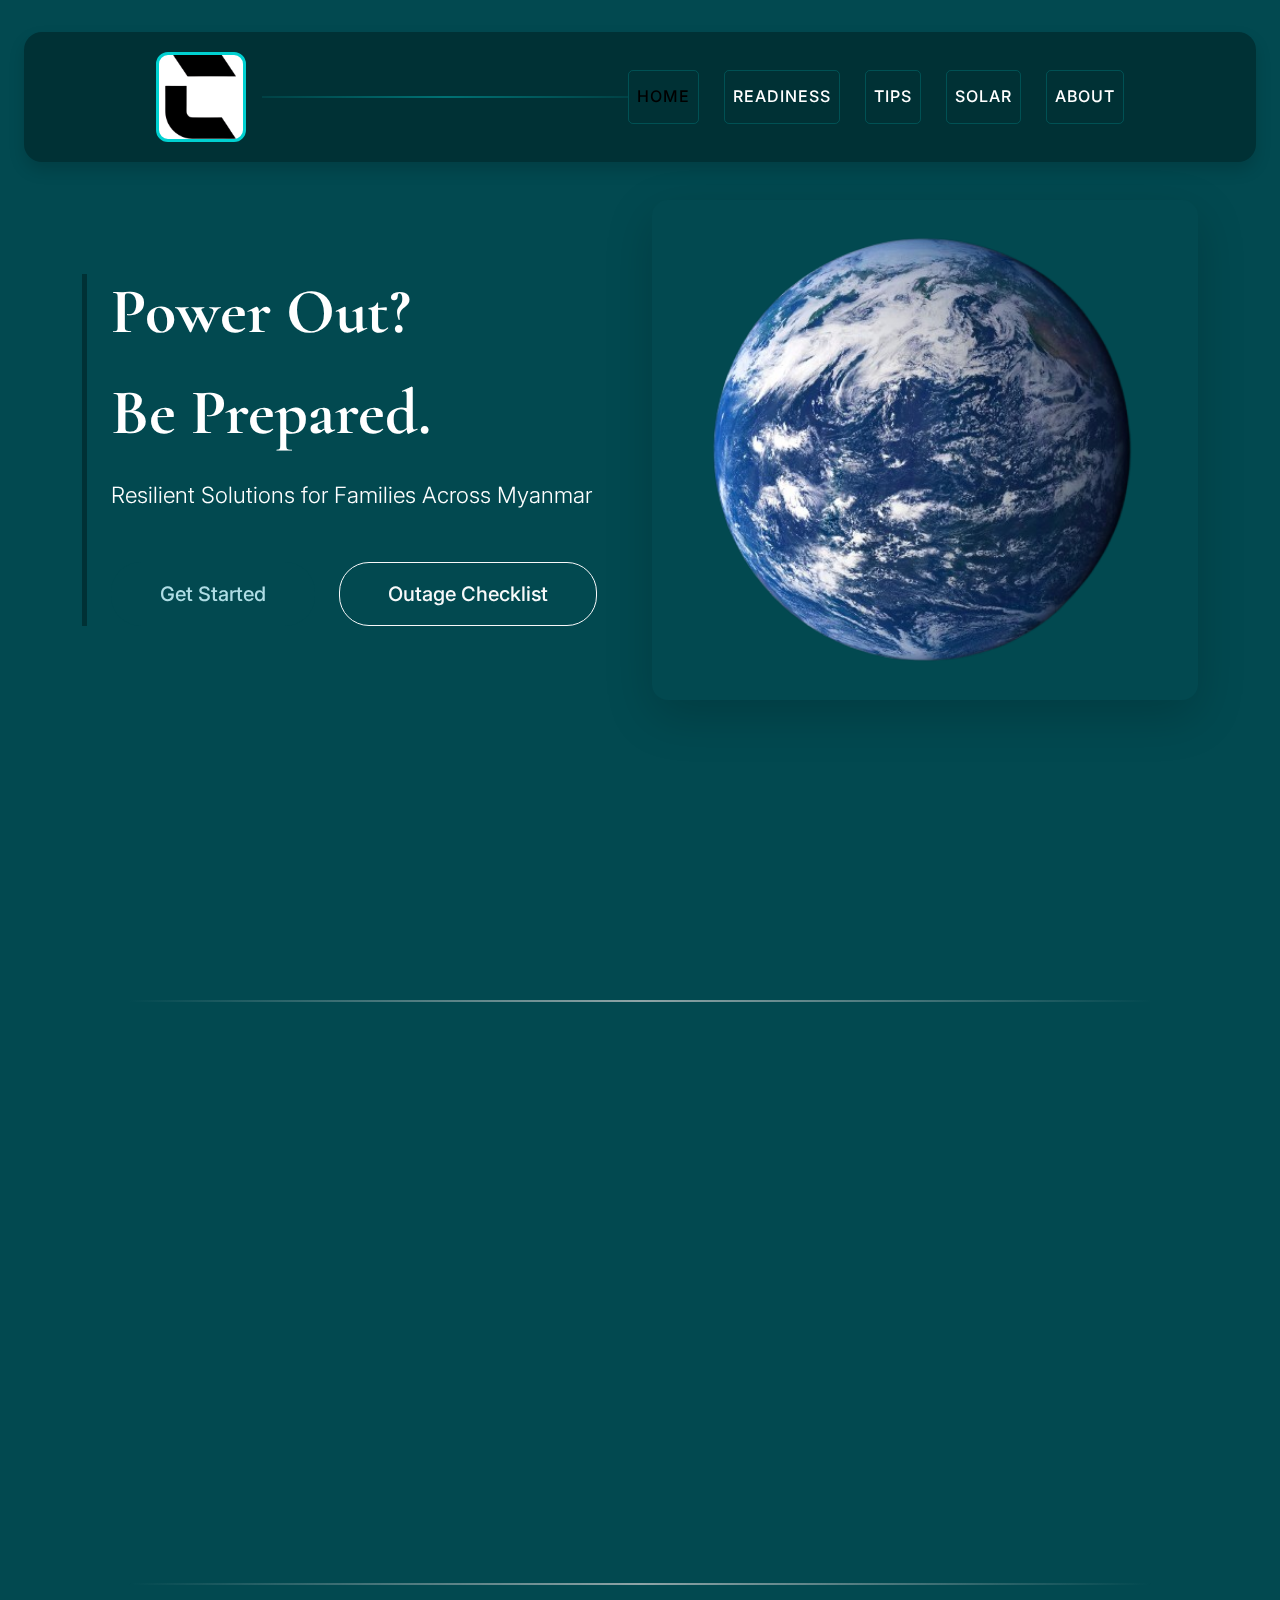
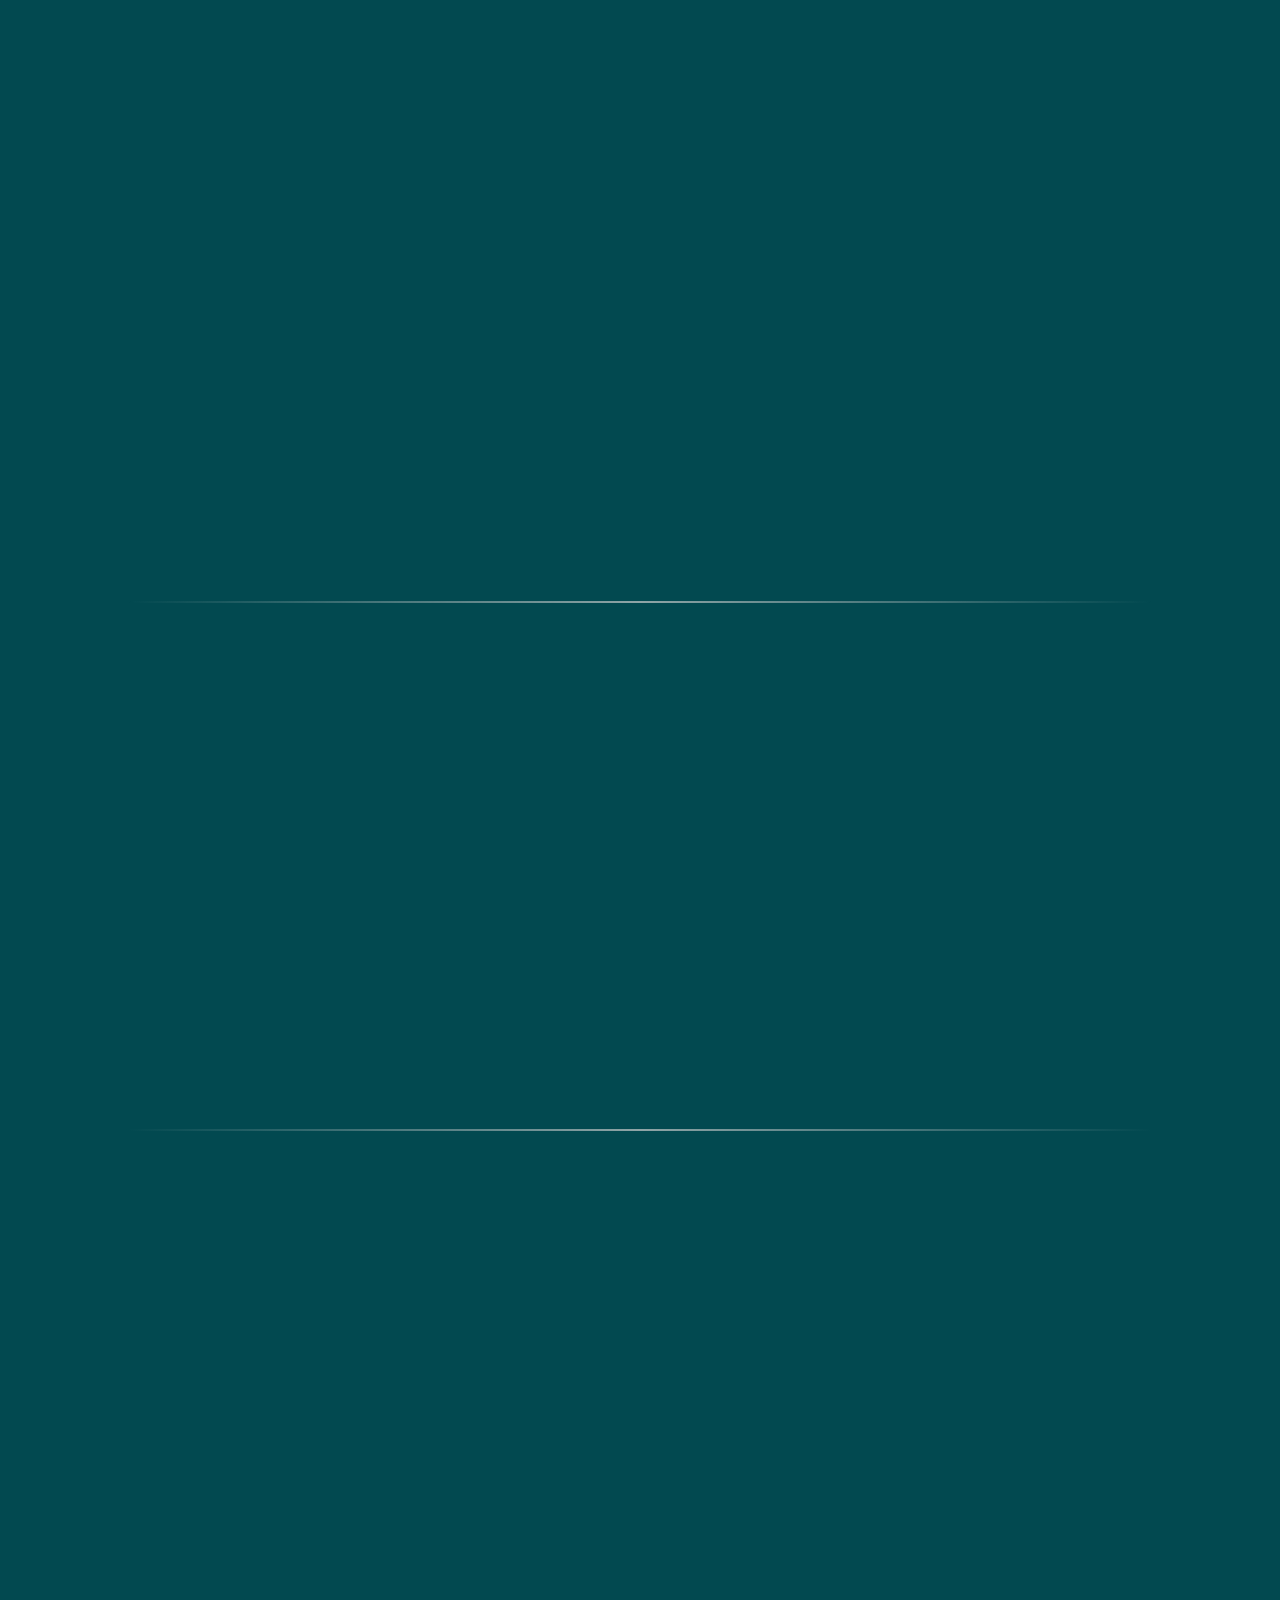
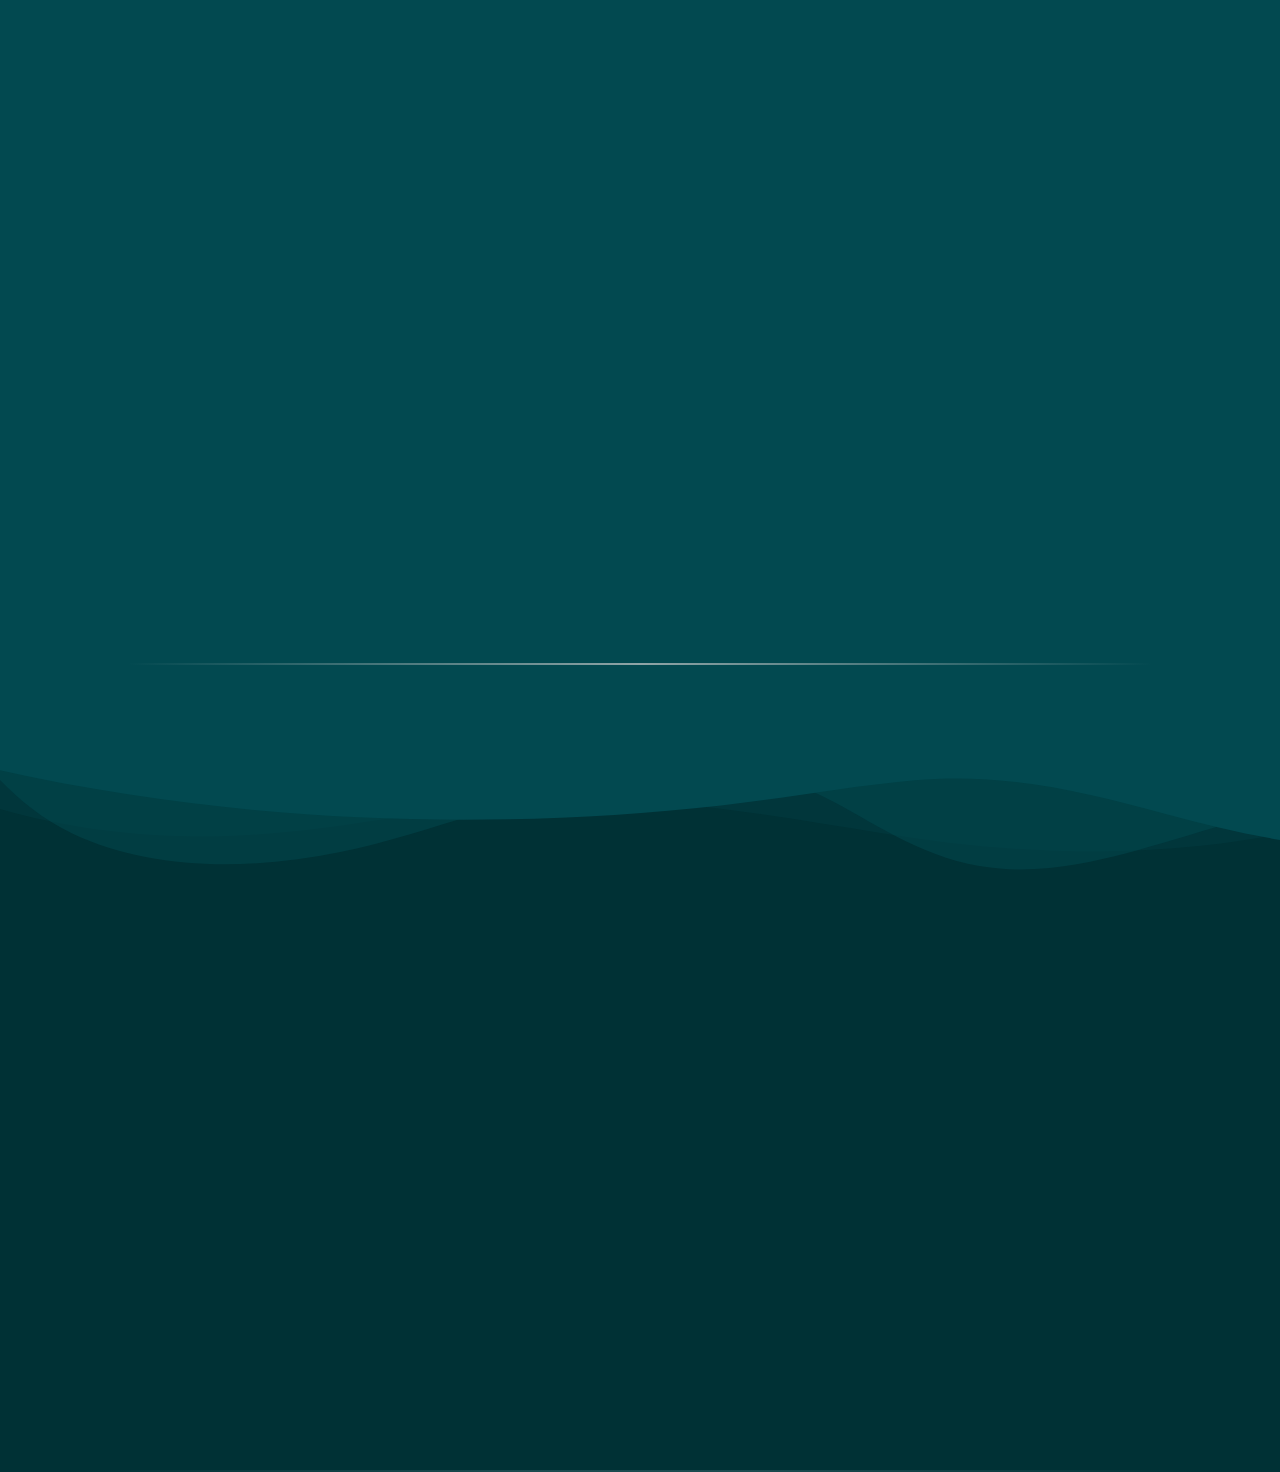
<file: index.html>
<!DOCTYPE html>
<html lang="en">
<head>
  <meta charset="UTF-8">
  <meta name="viewport" content="width=device-width, initial-scale=1">
  <meta name="description" content="Citadel Foundation - Empowering communities with sustainable power solutions and emergency preparedness resources">
  <meta name="keywords" content="power outage, solar power, emergency preparedness, Myanmar, sustainable energy">
  <title>Home | Citadel Foundation</title>
  <!-- Favicon -->
  <link rel="icon" type="image/png" href="Media/Logo.png">
  <!-- Bootstrap CSS -->
  <link href="https://cdn.jsdelivr.net/npm/bootstrap@5.3.0/dist/css/bootstrap.min.css" rel="stylesheet">
  <!-- Bootstrap Icons -->
  <link href="https://cdn.jsdelivr.net/npm/bootstrap-icons@1.10.5/font/bootstrap-icons.css" rel="stylesheet">
  <!-- Google Fonts -->
  <link href="https://fonts.googleapis.com/css2?family=Cormorant+Garamond:wght@700&family=Inter:wght@300;400;500;600&display=swap" rel="stylesheet">
  <!-- Custom CSS -->
  <link rel="stylesheet" href="Css/Footer.css">
  <link rel="stylesheet" href="Css/Navbar.css">
  <link rel="stylesheet" href="Css/index.css">
  <!-- Animate.css -->
  <link rel="stylesheet" href="https://cdnjs.cloudflare.com/ajax/libs/animate.css/4.1.1/animate.min.css">
  <!-- AOS Library -->
  <link href="https://unpkg.com/aos@2.3.1/dist/aos.css" rel="stylesheet">
</head>
<body>

  <!-- Navbar -->
  <nav class="navbar navbar-expand-lg custom-navbar shadow fixed-top">
    <div class="container-fluid">
      <a class="navbar-brand" href="../index.html">
        <img src="Media/Logo.png" alt="Citadel Foundation Logo" class="logo-img animate__animated animate__fadeIn">
      </a>
      <button class="navbar-toggler border-0" type="button" data-bs-toggle="collapse" data-bs-target="#navbarNav"
              aria-controls="navbarNav" aria-expanded="false" aria-label="Toggle navigation">
        <span class="navbar-toggler-icon"></span>
      </button>
      <div class="faded-line"></div>
      <div class="collapse navbar-collapse justify-content-center" id="navbarNav">
        <ul class="navbar-nav menu-wrapper">
          <li class="nav-item">
            <a class="nav-link menu-box active" aria-current="page" href="../index.html">Home</a>
          </li>
          <li class="nav-item dropdown">
            <a class="nav-link menu-box dropdown-toggle" href="#" role="button" data-bs-toggle="dropdown" aria-expanded="false">
              Readiness
            </a>
            <ul class="dropdown-menu dropdown-menu-dark">
              <li><a class="dropdown-item menu-box" href="Html/POR.html">Power Outage Readiness</a></li>
              <li><a class="dropdown-item menu-box" href="Html/DoAndDont.html">Do & Don't</a></li>
              <li><a class="dropdown-item menu-box" href="Html/SaveEnergy.html">Save Energy</a></li>
            </ul>
          </li>
          <li class="nav-item">
            <a class="nav-link menu-box" href="Html/Tips.html">Tips</a>
          </li>
          <li class="nav-item dropdown">
            <a class="nav-link menu-box dropdown-toggle" href="#" role="button" data-bs-toggle="dropdown" aria-expanded="false">
              Solar
            </a>
            <ul class="dropdown-menu dropdown-menu-dark">
              <li><a class="dropdown-item menu-box" href="Html/Solar_Calc.html">Calculator</a></li>
              <li><a class="dropdown-item menu-box" href="Html/SIG.html">Solar Installation Guide</a></li>
            </ul>
          </li>
          <li class="nav-item">
            <a class="nav-link menu-box" href="Html/Aboutus.html">About</a>
          </li>
        </ul>
      </div>
    </div>
  </nav>

  <!-- Hero Section -->
  <section id="home" class="hero-section" data-aos="fade-up">
    <div class="container">
      <div class="row align-items-center">
        <div class="col-lg-6">
          <div class="position-relative border-start ps-4" style="border-left: 5px solid #003135 !important;">
            <h1 class="text-white mb-4" data-aos="fade-up" data-aos-delay="100" style="font-family: 'Cormorant Garamond', serif; font-size: clamp(2.5rem, 5vw, 5rem); font-weight: 700; line-height: 1.2;">
              Power Out?
            </h1>
            <h1 class="text-white mb-4" data-aos="fade-up" data-aos-delay="100" style="font-family: 'Cormorant Garamond', serif; font-size: clamp(2.5rem, 5vw, 5rem); font-weight: 700; line-height: 1.2;">
              Be Prepared.
            </h1>
            <p class="text-white lead mb-5" data-aos="fade-up" data-aos-delay="200" style="font-size: clamp(1rem, 2vw, 1.4rem); font-weight: 300;">
              Resilient Solutions for Families Across Myanmar
            </p>
            <div class="d-flex flex-column flex-sm-row gap-4" data-aos="fade-up" data-aos-delay="300">
              <a href="#about-section" class="btn btn-lg px-5 py-3 btn-primary-custom" style="background-color: #024950; color: #AFDDE5; border-radius: 30px; font-weight: 500;">
                Get Started
              </a>
              <a href="Html/POR.html" class="btn btn-outline-light btn-lg px-5 py-3" style="border-radius: 30px; font-weight: 500;">
                Outage Checklist
              </a>
            </div>
          </div>
        </div>
        <div class="col-lg-6" data-aos="fade-left" data-aos-delay="200">
          <img src="Media/Hero_Section.png" alt="Solar Power Solutions" class="img-fluid rounded-4 shadow-lg" style="width: 100%; max-height: 500px; object-fit: cover;">
        </div>
      </div>
    </div>
  </section>

  <div class="faded-separator"></div>

  <!-- Merged Box Section -->
  <section class="merged-box-section py-5" data-aos="fade-up">
    <div class="container">
      <div class="d-flex flex-row justify-content-center align-items-stretch gap-4 flex-wrap text-center">
        <div class="merged-box-img flex-fill hover-effect" data-aos="fade-up" data-aos-delay="100" style="min-width:200px; max-width:260px;">
          <img src="Media/Section  1_1.jpg" alt="Solar Kits" class="img-fluid rounded-circle shadow">
          <h5 class="mt-3">Solar Tips</h5>
          <p class="mt-2 small" style="color: #fff !important;">
            Learn how to use solar panels efficiently and keep your devices powered during outages. <a href="Html/SIG.html" class="text-info hover-link">Learn more</a>
          </p>
        </div>
        <div class="merged-box-img flex-fill hover-effect" data-aos="fade-up" data-aos-delay="200" style="min-width:200px; max-width:260px;">
          <img src="Media/Section 1_3.jpg" alt="Water Saving" class="img-fluid rounded-circle shadow">
          <h5 class="mt-3">Water Saving Tips</h5>
          <p class="mt-2 small" style="color: #fff !important;">
            Simple ways to conserve water and make your supply last longer during blackouts. <a href="Html/DoAndDont.html" class="text-info hover-link">See how</a>
          </p>
        </div>
        <div class="merged-box-img flex-fill hover-effect" data-aos="fade-up" data-aos-delay="300" style="min-width:200px; max-width:260px;">
          <img src="Media/Section 1_2.jpg" alt="Food Preservation" class="img-fluid rounded-circle shadow">
          <h5 class="mt-3">Food Preservation</h5>
          <p class="mt-2 small" style="color: #fff !important;">
            Keep your food safe and fresh with easy preservation methods when the power is out. <a href="Html/Tips.html" class="text-info hover-link">Find out</a>
          </p>
        </div>
        <div class="merged-box-img flex-fill hover-effect" data-aos="fade-up" data-aos-delay="400" style="min-width:200px; max-width:260px;">
          <img src="Media/Section 1_4.png" alt="Battery Storage" class="img-fluid rounded-circle shadow">
          <h5 class="mt-3">Battery Storing Tips</h5>
          <p class="mt-2 small" style="color: #fff !important;">
            Store and maintain batteries safely to ensure backup power is always ready. <a href="html/Tips.html" class="text-info hover-link">Read tips</a>
          </p>
        </div>
      </div>
    </div>
  </section>

  <div class="faded-separator"></div>

  <!-- Hover Boxes Section -->
  <section class="hover-boxes-section py-5" data-aos="fade-up">
    <div class="container">
      <div class="d-flex flex-wrap justify-content-center align-items-stretch gap-0">
        <!-- First Card -->
        <div class="hover-card d-flex flex-column align-items-center justify-content-between transform-on-hover" data-aos="fade-right" style="width:420px; min-width:320px; max-width:480px;">
          <img src="Media/Battery Saving.jpg" alt="Short-Term Solutions" class="img-fluid shadow" style="width: 100%; height: 320px; object-fit: cover; border-radius: 24px;">
          <div class="hover-overlay">
            <h5>500+ Devices Powered</h5>
          </div>
        </div>
        <!-- Faded Separator -->
        <!-- Adjusted separator for better responsiveness -->
        <div class="d-flex align-items-center d-none d-md-flex" style="min-width: 40px; max-width: 60px;">
          <div class="faded-separator" style="width: 2px; height: 220px; margin: 0 24px; background: linear-gradient(to bottom, transparent, #ccc, transparent);"></div>
        </div>
        <!-- Second Card -->
        <div class="hover-card d-flex flex-column align-items-center justify-content-between transform-on-hover" data-aos="fade-up" style="width:420px; min-width:320px; max-width:480px;">
          <img src="Media/Solar.jpg" alt="Solar Installations" class="img-fluid shadow" style="width: 100%; height: 320px; object-fit: cover; border-radius: 24px;">
          <div class="hover-overlay">
            <h5>200+ Installations Simulated</h5>
          </div>
        </div>
        <!-- Faded Separator -->
        <!-- Adjusted separator for better responsiveness -->
        <div class="d-flex align-items-center d-none d-md-flex" style="min-width: 40px; max-width: 60px;">
          <div class="faded-separator" style="width: 2px; height: 220px; margin: 0 24px; background: linear-gradient(to bottom, transparent, #ccc, transparent);"></div>
        </div>
        <!-- Third Card -->
        <div class="hover-card d-flex flex-column align-items-center justify-content-between transform-on-hover" data-aos="fade-left" style="width:420px; min-width:320px; max-width:480px;">
          <img src="Media/Water Saving.jpg" alt="SME Solar Installation" class="img-fluid shadow" style="width: 100%; height: 320px; object-fit: cover; border-radius: 24px;">
          <div class="hover-overlay">
            <h5>15+ SME Solar Installations</h5>
          </div>
        </div>
      </div>
    </div>
  </section>

  <div class="faded-separator"></div>

  <!-- Split Section -->
  <section class="split-section py-5" id="about-section" data-aos="fade-up">
    <div class="container">
      <div class="d-flex flex-wrap align-items-center justify-content-between gap-5">
        <div class="split-text flex-fill" data-aos="fade-right" style="min-width:260px;">
          <h2>Off-Grid Power. On-Demand Knowledge.</h2>
          <p>
            Discover how small-scale solar solutions can keep your lights on and your family safe during power outages. Our resources include installation basics, wiring guides, and recommendations for systems that work best in Myanmar's unique environments. <a href="Pages/Html/SIG.html" class="text-info hover-link">Start learning</a>
          </p>
        </div>
        <!-- Adjusted divider for better responsiveness -->
        <div class="split-divider d-none d-md-block" style="height: 200px; min-width: 2px; background-color: #ccc;"></div>
        <div class="split-image flex-fill d-flex justify-content-center" data-aos="fade-left" style="min-width:260px;">
          <img src="Media/Section 3.jpg" alt="Solar Panel Installation" class="img-fluid rounded-4 shadow" style="max-width: 100%; height: 220px; object-fit: cover;">
        </div>
      </div>
    </div>
  </section>

  <div class="faded-separator"></div>

  <!-- Alternate Blocks Section -->
  <section class="alternate-blocks py-5" data-aos="fade-up">
    <div class="container d-flex flex-column gap-5">
      <div class="row align-items-center g-4 flex-md-row flex-column">
        <div class="col-md-6 d-flex justify-content-center mb-3 mb-md-0" data-aos="fade-right">
          <img src="Media/Section 4_1.jpg" alt="Rapid Kits" class="img-fluid rounded-4 shadow transform-on-hover" style="max-width: 100%; height: 220px; object-fit: cover;">
        </div>
        <div class="col-md-6 d-flex flex-column justify-content-center" data-aos="fade-left">
          <h3>Response Ready</h3>
          <p>
            Download immediate action plans and printable outage response checklists to keep your family safe and prepared. <a href="../Pages/Html/POR.html" class="text-info hover-link">Download checklist</a>
          </p>
        </div>
      </div>
      <div class="row align-items-center g-4 flex-md-row flex-column-reverse">
        <div class="col-md-6 d-flex flex-column justify-content-center" data-aos="fade-right">
          <h3>Safe Water, Safe Food</h3>
          <p>
            Strategies to protect your health when refrigeration and clean water access are disrupted. Find out how to store water safely and keep food fresh longer. <a href="../Pages/Html/SafeWaterFood.html" class="text-info hover-link">Learn more</a>
          </p>
        </div>
        <div class="col-md-6 d-flex justify-content-center mb-3 mb-md-0" data-aos="fade-left">
          <img src="Media/Section 4_2.jpg" alt="Safe Water and Food" class="img-fluid rounded-4 shadow transform-on-hover" style="width: 100%; max-width: 480px; height: 220px; object-fit: cover; border-radius: 16px;">
        </div>
      </div>
      <div class="row align-items-center g-4 flex-md-row flex-column">
        <div class="col-md-6 d-flex justify-content-center mb-3 mb-md-0" data-aos="fade-right">
          <img src="Media/Section 4_3.jpg" alt="Smart Energy Use" class="img-fluid rounded-4 shadow transform-on-hover" style="width: 100%; max-width: 480px; height: 220px; object-fit: cover; border-radius: 16px;">
        </div>
        <div class="col-md-6 d-flex flex-column justify-content-center" data-aos="fade-left">
          <h3>Smart Energy Use</h3>
          <p>
            Learn how to reduce energy demand, prioritize power use, and make the most of your backup systems. <a href="Pages/Html/SaveEnergy.html" class="text-info hover-link">Energy tips</a>
          </p>
        </div>
      </div>
    </div>
  </section>

  <div class="faded-separator"></div>

  <!-- Footer -->
  <footer class="footer">
    <div class="custom-shape-divider-top-1745945728">
      <svg data-name="Layer 1" xmlns="http://www.w3.org/2000/svg" viewBox="0 0 1200 120" preserveAspectRatio="none">
        <path d="M0,0V46.29c47.79,22.2,103.59,32.17,158,28,70.36-5.37,136.33-33.31,206.8-37.5C438.64,32.43,512.34,53.67,583,72.05c69.27,18,138.3,24.88,209.4,13.08,36.15-6,69.85-17.84,104.45-29.34C989.49,25,1113-14.29,1200,52.47V0Z" opacity=".25" class="shape-fill"></path>
        <path d="M0,0V15.81C13,36.92,27.64,56.86,47.69,72.05,99.41,111.27,165,111,224.58,91.58c31.15-10.15,60.09-26.07,89.67-39.8,40.92-19,84.73-46,130.83-49.67,36.26-2.85,70.9,9.42,98.6,31.56,31.77,25.39,62.32,62,103.63,73,40.44,10.79,81.35-6.69,119.13-24.28s75.16-39,116.92-43.05c59.73-5.85,113.28,22.88,168.9,38.84,30.2,8.66,59,6.17,87.09-7.5,22.43-10.89,48-26.93,60.65-49.24V0Z" opacity=".5" class="shape-fill"></path>
        <path d="M0,0V5.63C149.93,59,314.09,71.32,475.83,42.57c43-7.64,84.23-20.12,127.61-26.46,59-8.63,112.48,12.24,165.56,35.4C827.93,77.22,886,95.24,951.2,90c86.53-7,172.46-45.71,248.8-84.81V0Z" class="shape-fill"></path>
      </svg>
    </div>
    <div class="container">
      <div class="row gy-4">
        <div class="col-12 col-md-4">
          <h5 class="footer-title">Citadel Foundation</h5>
          <p>
            Shaping a new standard for power outage readiness through practical solutions,
            energy awareness, and sustainable systems designed for vulnerable
            and resource-limited communities.
          </p>
          <ul class="list-unstyled mt-3">
            <li><strong>Registered Charity No:</strong> 2024-001234</li>
            <li><strong>Founded:</strong> 2022</li>
            <li><strong>Founder:</strong> J.P Watt</li>
          </ul>
        </div>
        <div class="col-6 col-md-2">
          <h5 class="footer-title">Quick Links</h5>
          <ul class="list-unstyled">
            <li><a href="Html/POR.html" class="footer-link">Readiness</a></li>
            <li><a href="Html/Tips.html" class="footer-link">Energy Tips</a></li>
            <li><a href="Html/DoAndDont.html" class="footer-link">Do-s & Don't-s</a></li>
            <li><a href="Html/Aboutus.html" class="footer-link">About Us</a></li>
          </ul>
        </div>
        <div class="col-12 col-md-4">
          <h5 class="footer-title">Contact Us</h5>
          <p class="mb-1">Sao San Tun Road, Kyaung Gyi Su Quarter, Taunggyi, Southern Shan State, Myanmar</p>
          <p class="mb-1">Email: <a href="mailto:citadelmm@outlook.com" class="text-info hover-link">citadelmm@outlook.com</a></p>
          <p>Phone: <a href="tel:+950940268551" class="text-info hover-link">+95 0940268551</a>, <a href="tel:+9509428322904" class="text-info hover-link">+95 09428322904</a></p>
          <div class="social-icons mt-3">
            <a href="https://facebook.com/citadelmm" target="_blank" rel="noopener" class="social-icon" aria-label="Facebook"><i class="bi bi-facebook"></i></a>
            <a href="https://twitter.com/citadelmm" target="_blank" rel="noopener" class="social-icon" aria-label="Twitter"><i class="bi bi-twitter"></i></a>
            <a href="https://linkedin.com/company/citadelmm" target="_blank" rel="noopener" class="social-icon" aria-label="LinkedIn"><i class="bi bi-linkedin"></i></a>
            <a href="https://instagram.com/citadelmm" target="_blank" rel="noopener" class="social-icon" aria-label="Instagram"><i class="bi bi-instagram"></i></a>
          </div>
        </div>
      </div>
      <div class="footer-bottom text-center">
        <div class="container">
          &copy; 2025 www.citadel.mm.com All rights reserved. Developed by CITADEL.
        </div>
      </div>
    </div>
  </footer>

  <!-- Bootstrap JS Bundle -->
  <script src="https://cdn.jsdelivr.net/npm/bootstrap@5.3.0/dist/js/bootstrap.bundle.min.js"></script>
  <script src="https://unpkg.com/aos@2.3.1/dist/aos.js"></script>
  <script>
    AOS.init({
      duration: 1000,
      once: true,
      offset: 100
    });

    // Navbar Scroll Effect
    window.addEventListener('scroll', function() {
      const navbar = document.querySelector('.custom-navbar');
      if (window.scrollY > 50) {
        navbar.classList.add('scrolled');
      } else {
        navbar.classList.remove('scrolled');
      }
    });

    // Add smooth scrolling to all links
    document.querySelectorAll('a[href^="#"]').forEach(anchor => {
      anchor.addEventListener('click', function (e) {
        e.preventDefault();
        const targetId = this.getAttribute('href');
        const targetElement = document.querySelector(targetId);
        if (targetElement) {
          targetElement.scrollIntoView({
            behavior: 'smooth'
          });
        }
      });
    });
  </script>

</body>
</html>
</file>
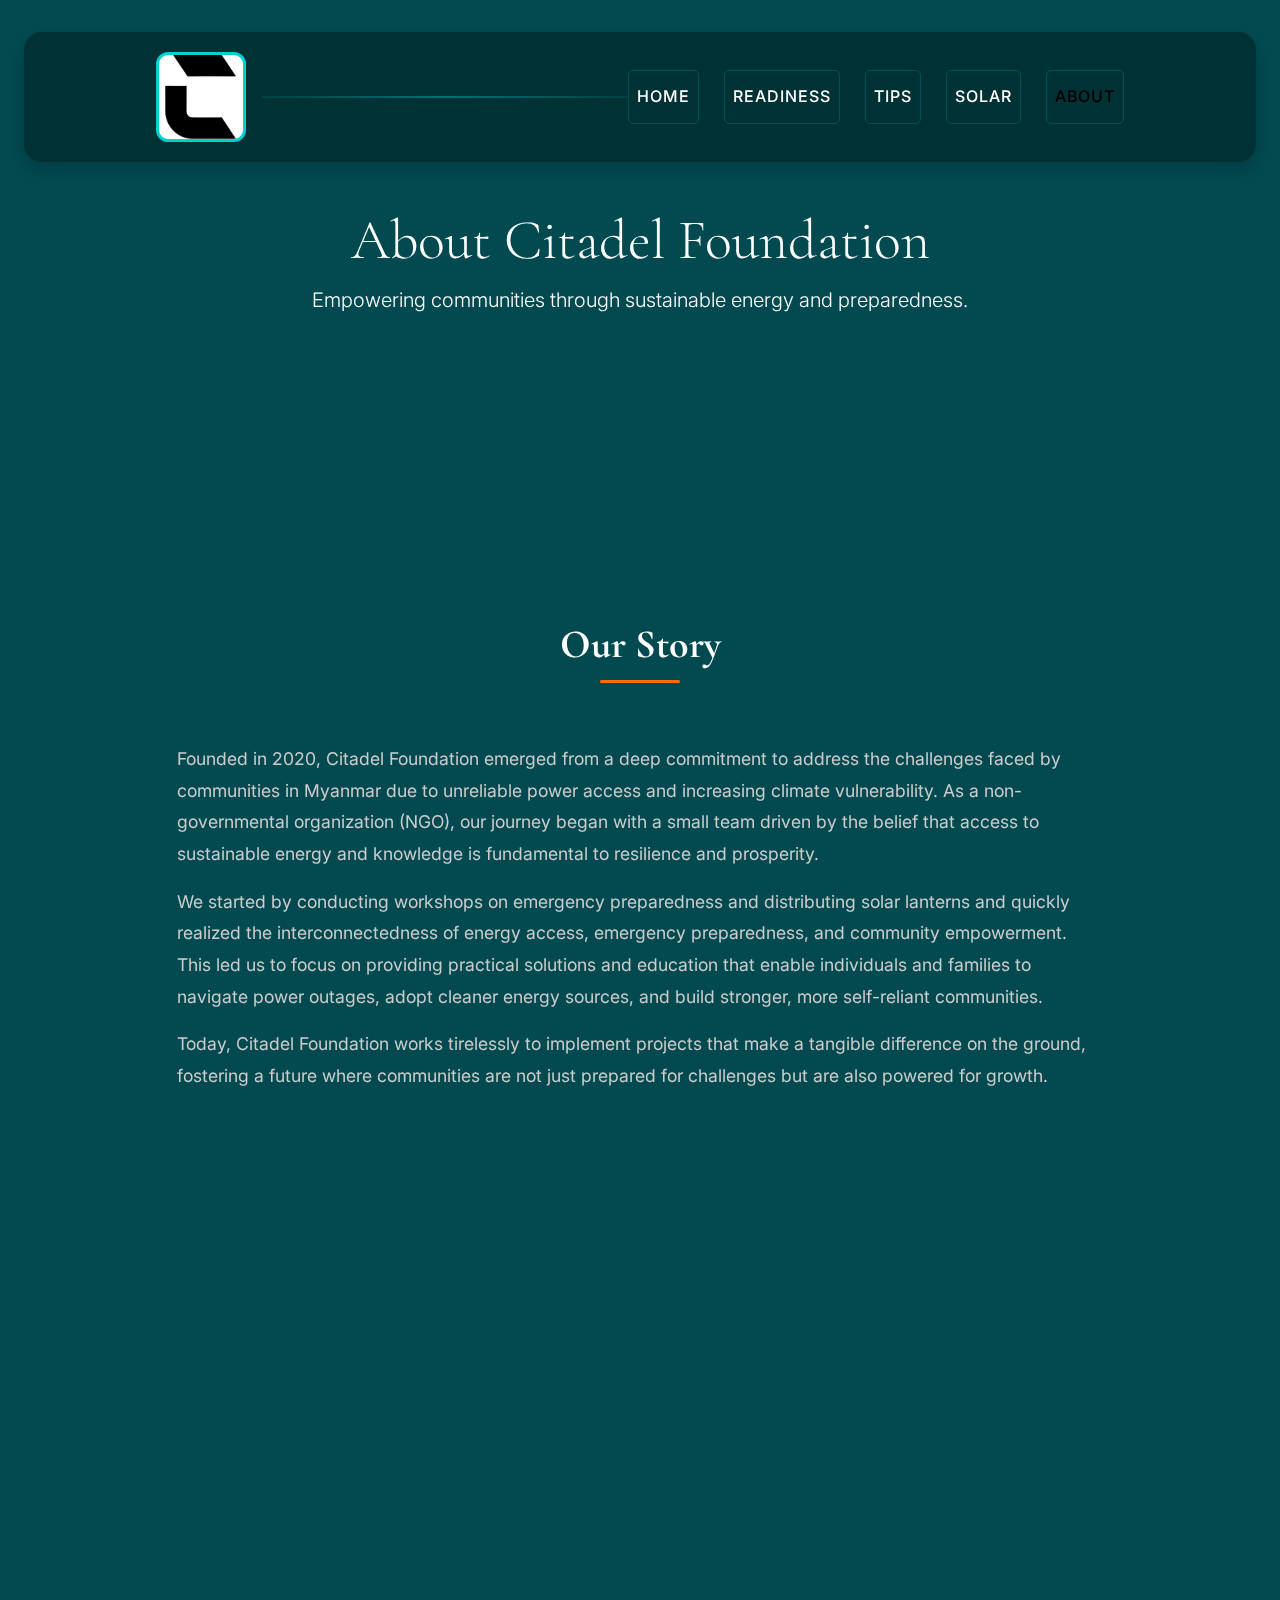
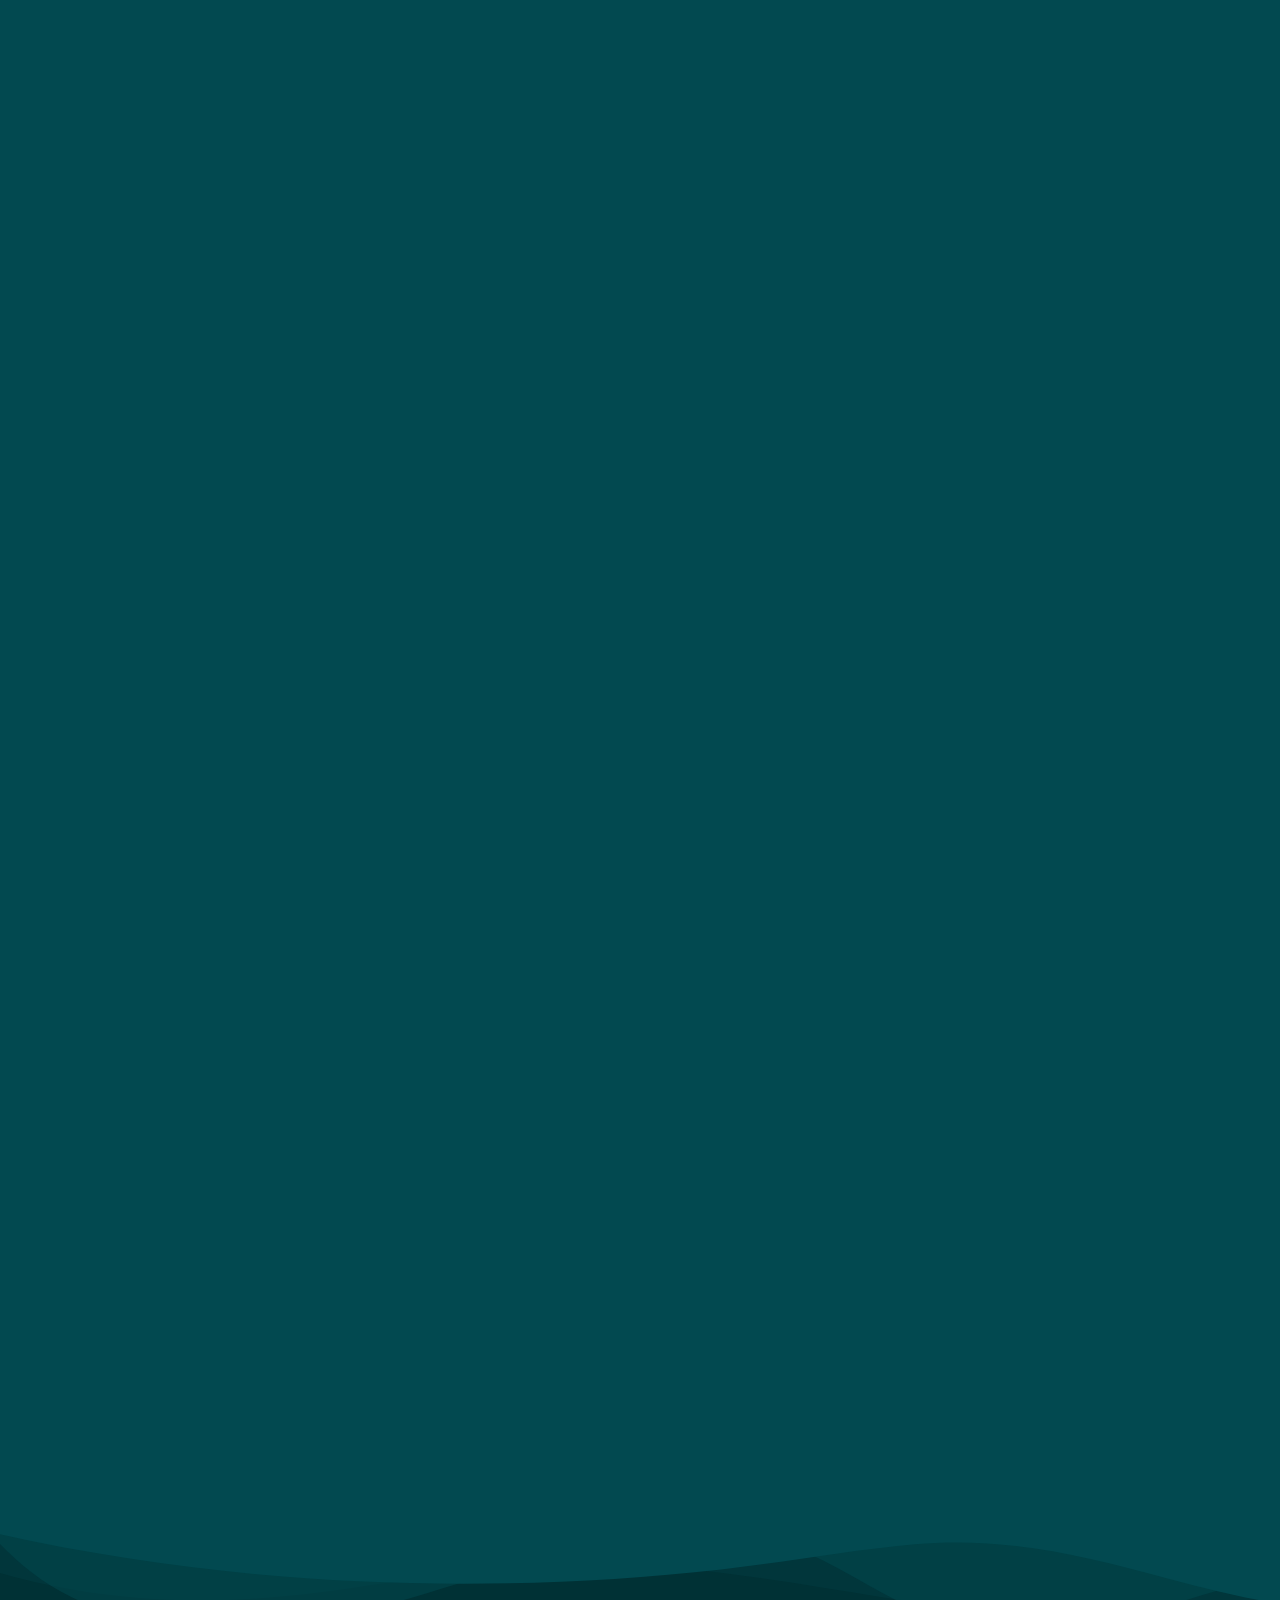
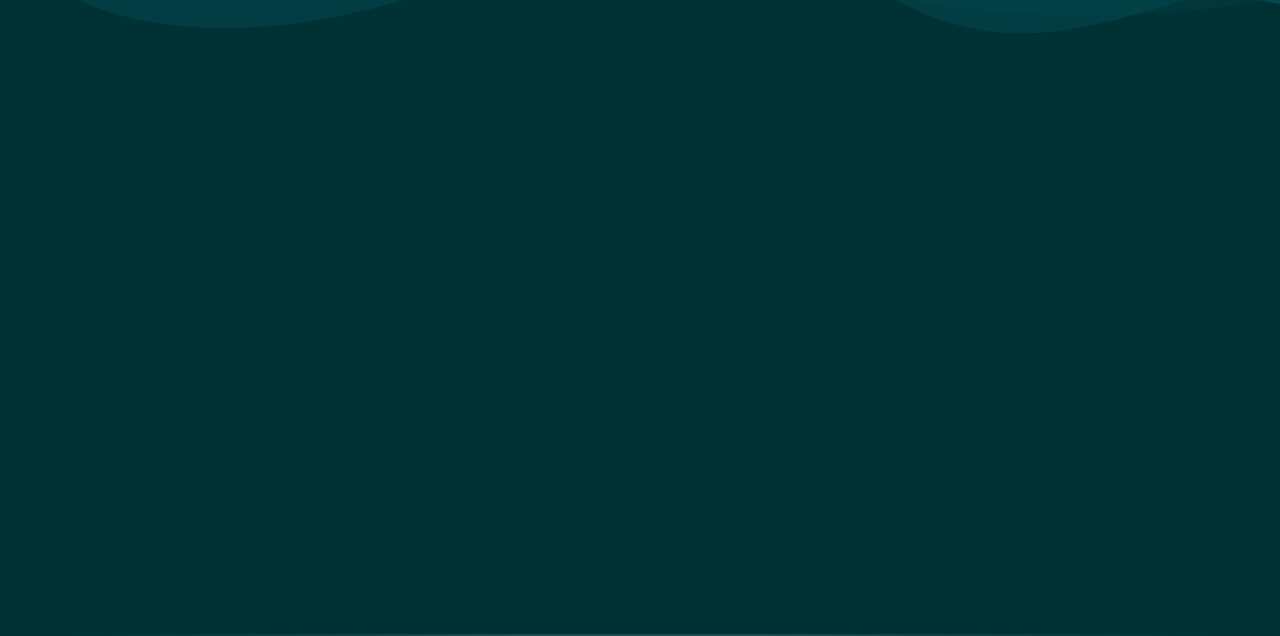
<file: Html/Aboutus.html>
<!DOCTYPE html>
<html lang="en">
<head>
  <meta charset="UTF-8">
  <meta name="viewport" content="width=device-width, initial-scale=1">
  <meta name="description" content="Learn about Citadel Foundation's mission, story, and team dedicated to empowering communities with sustainable power and emergency preparedness.">
  <meta name="keywords" content="Citadel Foundation, about us, NGO, mission, vision, team, sustainable energy, emergency preparedness, Myanmar">
  <title>About Us | Citadel Foundation</title>

  <link rel="icon" type="image/png" href="../Media/Logo.png">

  <link href="https://cdn.jsdelivr.net/npm/bootstrap@5.3.0/dist/css/bootstrap.min.css" rel="stylesheet">
  <link href="https://cdn.jsdelivr.net/npm/bootstrap-icons@1.10.5/font/bootstrap-icons.css" rel="stylesheet">

  <link href="https://fonts.googleapis.com/css2?family=Cormorant+Garamond:wght@700&family=Inter:wght@300;400;500;600&display=swap" rel="stylesheet">

  <link rel="stylesheet" href="../Css/Footer.css">
  <link rel="stylesheet" href="../Css/Navbar.css">
  <link rel="stylesheet" href="../Css/index.css">

  <link rel="stylesheet" href="https://cdnjs.cloudflare.com/ajax/libs/animate.css/4.1.1/animate.min.css">

  <link href="https://unpkg.com/aos@2.3.1/dist/aos.css" rel="stylesheet">


</head>
<body>

<nav class="navbar navbar-expand-lg custom-navbar shadow fixed-top">
    <div class="container-fluid">
      <a class="navbar-brand" href="../index.html">
        <img src="../Media/Logo.png" alt="Citadel Foundation Logo" class="logo-img animate__animated animate__fadeIn">
      </a>
      <button class="navbar-toggler border-0" type="button" data-bs-toggle="collapse" data-bs-target="#navbarNav"
              aria-controls="navbarNav" aria-expanded="false" aria-label="Toggle navigation">
        <span class="navbar-toggler-icon"></span>
      </button>
      <div class="faded-line"></div>
      <div class="collapse navbar-collapse justify-content-center" id="navbarNav">
        <ul class="navbar-nav menu-wrapper">
          <li class="nav-item">
            <a class="nav-link menu-box" href="../index.html">Home</a>
          </li>
          <li class="nav-item dropdown">
            <a class="nav-link menu-box dropdown-toggle" href="#" role="button" data-bs-toggle="dropdown" aria-expanded="false">
              Readiness
            </a>
            <ul class="dropdown-menu dropdown-menu-dark">
              <li><a class="dropdown-item menu-box" href="POR.html">Power Outage Readiness</a></li>
              <li><a class="dropdown-item menu-box" href="DoAndDont.html">Do & Don't</a></li>
              <li><a class="dropdown-item menu-box" href="SaveEnergy.html">Save Energy</a></li>
            </ul>
          </li>
          <li class="nav-item">
            <a class="nav-link menu-box" href="Tips.html">Tips</a>
          </li>
          <li class="nav-item dropdown">
            <a class="nav-link menu-box dropdown-toggle" href="#" role="button" data-bs-toggle="dropdown" aria-expanded="false">
              Solar
            </a>
            <ul class="dropdown-menu dropdown-menu-dark">
              <li><a class="dropdown-item menu-box" href="Solar_Calc.html">Calculator</a></li>
              <li><a class="dropdown-item menu-box" href="SIG.html">Solar Installation Guide</a></li>
            </ul>
          </li>
          <li class="nav-item">
            <a class="nav-link menu-box active" href="Aboutus.html">About</a>
          </li>
        </ul>
      </div>
    </div>
</nav>

<section class="hero-section hero-about text-center text-white pt-navbar-offset">
  <div class="container py-5">
    <h1 class="display-4 animate__animated animate__fadeInDown" data-aos="fade-up">About Citadel Foundation</h1>
    <p class="lead animate__animated animate__fadeInUp" data-aos="fade-up" data-aos-delay="100">Empowering communities through sustainable energy and preparedness.</p>
  </div>
</section>

<section class="content-section" data-aos="fade-up">
    <div class="container">
        <h2 class="section-title">Our Story</h2>
        <div class="row justify-content-center">
            <div class="col-md-10">
                <p>Founded in 2020, Citadel Foundation emerged from a deep commitment to address the challenges faced by communities in Myanmar due to unreliable power access and increasing climate vulnerability. As a non-governmental organization (NGO), our journey began with a small team driven by the belief that access to sustainable energy and knowledge is fundamental to resilience and prosperity.</p>
                <p>We started by conducting workshops on emergency preparedness and distributing solar lanterns and quickly realized the interconnectedness of energy access, emergency preparedness, and community empowerment. This led us to focus on providing practical solutions and education that enable individuals and families to navigate power outages, adopt cleaner energy sources, and build stronger, more self-reliant communities.</p>
                <p>Today, Citadel Foundation works tirelessly to implement projects that make a tangible difference on the ground, fostering a future where communities are not just prepared for challenges but are also powered for growth.</p>
            </div>
        </div>
    </div>
</section>

<section class="content-section bg-dark" data-aos="fade-up">
    <div class="container">
        <h2 class="section-title">Mission & Vision</h2>
        <div class="row">
            <div class="col-md-6 mb-4 mb-md-0">
                <h3 class="h4 text-center mb-3">Our Mission</h3>
                <p>To empower vulnerable communities with the knowledge, resources, and sustainable energy solutions needed to enhance their resilience against power outages and environmental challenges, fostering self-sufficiency and improved quality of life.</p>
            </div>
            <div class="col-md-6">
                <h3 class="h4 text-center mb-3">Our Vision</h3>
                <p>A future where every community has reliable access to clean energy and is fully prepared to face emergencies, enabling them to thrive sustainably and securely.</p>
            </div>
        </div>
    </div>
</section>

<section class="content-section" data-aos="fade-up">
    <div class="container">
        <h2 class="section-title">Meet Our Team</h2>
        <div class="row justify-content-center">
            <div class="col-md-6 col-lg-3" data-aos="zoom-in" data-aos-delay="100">
                <div class="team-member-card">

                  <a href="../Media/Bhone_myat_ass.jpg" role="button">
                    <img src="../Media/Bone_myat's_ugly_ass.png" alt="Bhone Myat Paing" loading="lazy">
                  </a>

                    <h5>Bhone Myat Paing</h5>
                    <p>Chief Cleaning Officer</p>
                </div>
            </div>
            <div class="col-md-6 col-lg-3" data-aos="zoom-in" data-aos-delay="200">
                <div class="team-member-card">
                    <img src="../Media/Nyan_bone.png" alt="Nyan Bhone Htut" loading="lazy">
                    <h5>Nyan Bhone Htut</h5>
                    <p>Head of Cleaning Department</p>
                </div>
            </div>
            <div class="col-md-6 col-lg-3" data-aos="zoom-in" data-aos-delay="300">
                <div class="team-member-card">
                    <img src="../Media/tony.png" alt="Thuta Lin Thit" loading="lazy">
                    <h5>Thuta Lin Thit</h5>
                    <p>Head of Janitor Department</p>
                </div>
            </div>
            <div class="col-md-6 col-lg-3" data-aos="zoom-in" data-aos-delay="400">
                <div class="team-member-card">
                    <img src="../Media/Nyan_htut.png" alt="Nyan Htut Myat" loading="lazy">
                    <h5>Nyan Htut Myat</h5>
                    <p>PA of C.C.O</p>
                </div>
            </div>
        </div>
    </div>
</section>

<section class="content-section bg-dark" data-aos="fade-up">
    <div class="container">
        <h2 class="section-title">Our History</h2>
        <div class="row justify-content-center">
            <div class="col-md-10">
                <p>Citadel Foundation was established in 2022 with a focus on addressing energy poverty and disaster vulnerability in Myanmar. Our initial efforts concentrated on providing immediate relief and basic energy solutions.</p>
                <ul>
                    <li>2023: Launched first community-based solar installation project.</li>
                    <li>2024: Expanded educational programs on energy efficiency and emergency drills.</li>
                    <li>2025: Partnered with local organizations to scale up solar distribution efforts.</li>
                </ul>
            </div>
        </div>
    </div>
</section>

<section class="content-section" data-aos="fade-up">
    <div class="container">
        <h2 class="section-title">Our Achievements</h2>
        <div class="row justify-content-center">
            <div class="col-md-10">
                <p>Since our founding, Citadel Foundation has made significant strides in improving community resilience.</p>
                <ul>
                    <li>Provided solar energy solutions to over 500 households.</li>
                    <li>Trained over 1000 individuals in emergency preparedness techniques.</li>
                    <li>Successfully implemented projects in 5 different regions across Myanmar.</li>
                </ul>
            </div>
        </div>
    </div>
</section>

  <footer class="footer">
    <div class="custom-shape-divider-top-1745945728">
      <svg data-name="Layer 1" xmlns="http://www.w3.org/2000/svg" viewBox="0 0 1200 120" preserveAspectRatio="none">
        <path d="M0,0V46.29c47.79,22.2,103.59,32.17,158,28,70.36-5.37,136.33-33.31,206.8-37.5C438.64,32.43,512.34,53.67,583,72.05c69.27,18,138.3,24.88,209.4,13.08,36.15-6,69.85-17.84,104.45-29.34C989.49,25,1113-14.29,1200,52.47V0Z" opacity=".25" class="shape-fill"></path>
        <path d="M0,0V15.81C13,36.92,27.64,56.86,47.69,72.05,99.41,111.27,165,111,224.58,91.58c31.15-10.15,60.09-26.07,89.67-39.8,40.92-19,84.73-46,130.83-49.67,36.26-2.85,70.9,9.42,98.6,31.56,31.77,25.39,62.32,62,103.63,73,40.44,10.79,81.35-6.69,119.13-24.28s75.16-39,116.92-43.05c59.73-5.85,113.28,22.88,168.9,38.84,30.2,8.66,59,6.17,87.09-7.5,22.43-10.89,48-26.93,60.65-49.24V0Z" opacity=".5" class="shape-fill"></path>
        <path d="M0,0V5.63C149.93,59,314.09,71.32,475.83,42.57c43-7.64,84.23-20.12,127.61-26.46,59-8.63,112.48,12.24,165.56,35.4C827.93,77.22,886,95.24,951.2,90c86.53-7,172.46-45.71,248.8-84.81V0Z" class="shape-fill"></path>
      </svg>
    </div>
    <div class="container">
      <div class="row gy-4">
        <div class="col-12 col-md-4">
          <h5 class="footer-title">Citadel Foundation</h5>
          <p>
            Shaping a new standard for power outage readiness through practical solutions,
            energy awareness, and sustainable systems designed for vulnerable
            and resource-limited communities.
          </p>
          <ul class="list-unstyled mt-3">
            <li><strong>Registered Charity No:</strong> 2024-001234</li>
            <li><strong>Founded:</strong> 2022</li>
            <li><strong>Founder:</strong> J.P Watt</li>
          </ul>
        </div>
        <div class="col-6 col-md-2">
          <h5 class="footer-title">Quick Links</h5>
          <ul class="list-unstyled">
            <li><a href="POR.html" class="footer-link">Readiness</a></li>
            <li><a href="Tips.html" class="footer-link">Energy Tips</a></li>
            <li><a href="DoAndDont.html" class="footer-link">Do-s & Don't-s</a></li>
            <li><a href="Aboutus.html" class="footer-link">About Us</a></li>
          </ul>
        </div>
        <div class="col-12 col-md-4">
          <h5 class="footer-title">Contact Us</h5>
          <p class="mb-1">Sao San Tun Road, Kyaung Gyi Su Quarter, Taunggyi, Southern Shan State, Myanmar</p>
          <p class="mb-1">Email: <a href="mailto:citadelmm@outlook.com" class="text-info hover-link">citadelmm@outlook.com</a></p>
          <p>Phone: <a href="tel:+950940268551" class="text-info hover-link">+95 0940268551</a>, <a href="tel:+9509428322904" class="text-info hover-link">+95 09428322904</a></p>
          <div class="social-icons mt-3">
            <a href="https://facebook.com/citadelmm" target="_blank" rel="noopener" class="social-icon"><i class="bi bi-facebook"></i></a>
            <a href="https://twitter.com/citadelmm" target="_blank" rel="noopener" class="social-icon"><i class="bi bi-twitter"></i></a>
            <a href="https://linkedin.com/company/citadelmm" target="_blank" rel="noopener" class="social-icon"><i class="bi bi-linkedin"></i></a>
            <a href="https://instagram.com/citadelmm" target="_blank" rel="noopener" class="social-icon"><i class="bi bi-instagram"></i></a>
          </div>
        </div>
      </div>
      <div class="footer-bottom text-center">
        <div class="container">
          &copy; 2025 www.citadel.mm.com All rights reserved. Developed by CITADEL.
        </div>
      </div>
    </div>
  </footer>

<script src="https://cdn.jsdelivr.net/npm/bootstrap@5.3.0/dist/js/bootstrap.bundle.min.js"></script>
<script src="https://unpkg.com/aos@2.3.1/dist/aos.js"></script>
<script>
  AOS.init({
    disable: false,
    startEvent: 'DOMContentLoaded',
    initClassName: 'aos-init',
    animatedClassName: 'aos-animate',
    useClassNames: false,
    disableMutationObserver: false,
    debounceDelay: 50,
    throttleDelay: 99,

    offset: 120,
    delay: 0,
    duration: 400,
    easing: 'ease',
    once: false,
    mirror: false,
    anchorPlacement: 'top-bottom',

  });
</script>
<script>
    window.addEventListener('scroll', function() {
        const navbar = document.querySelector('.custom-navbar');
        if (window.scrollY > 50) {
            navbar.classList.add('scrolled');
        } else {
            navbar.classList.remove('scrolled');
        }
    });
</script>

</body>
</html>
</file>
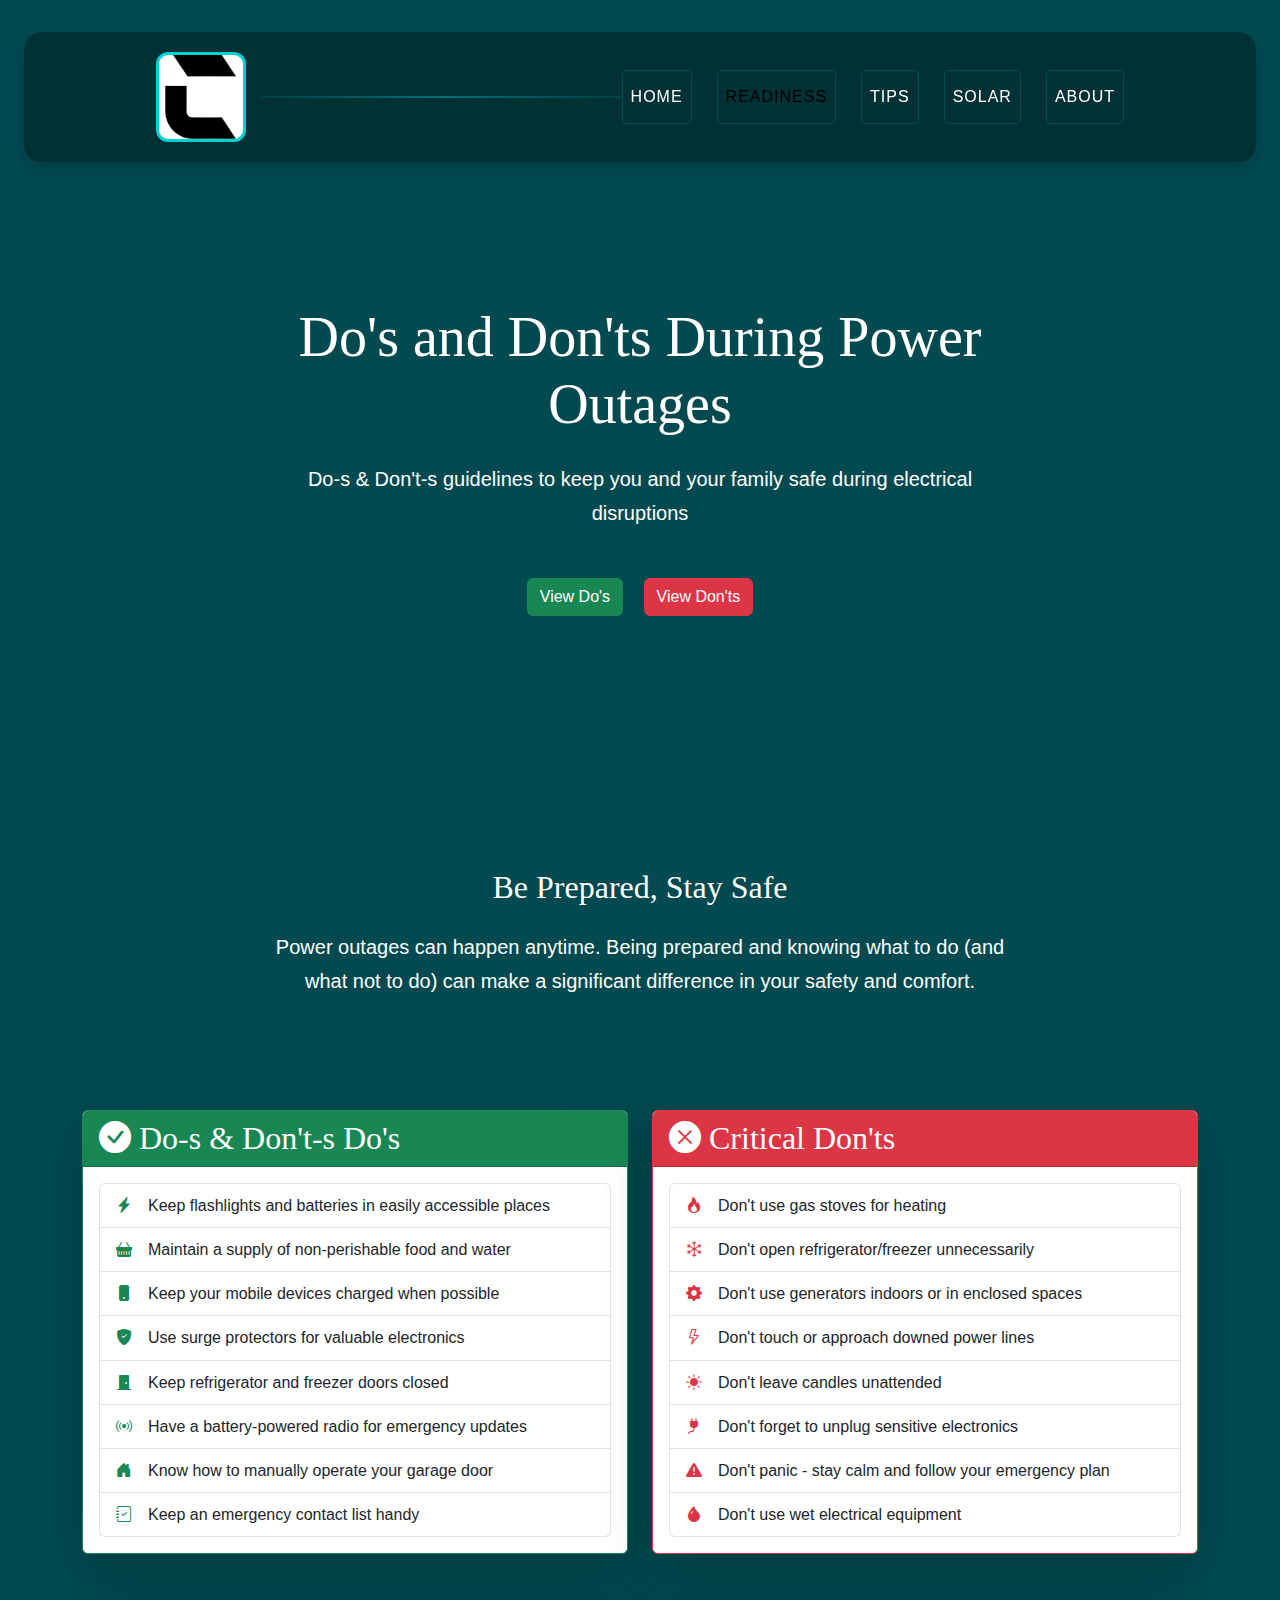
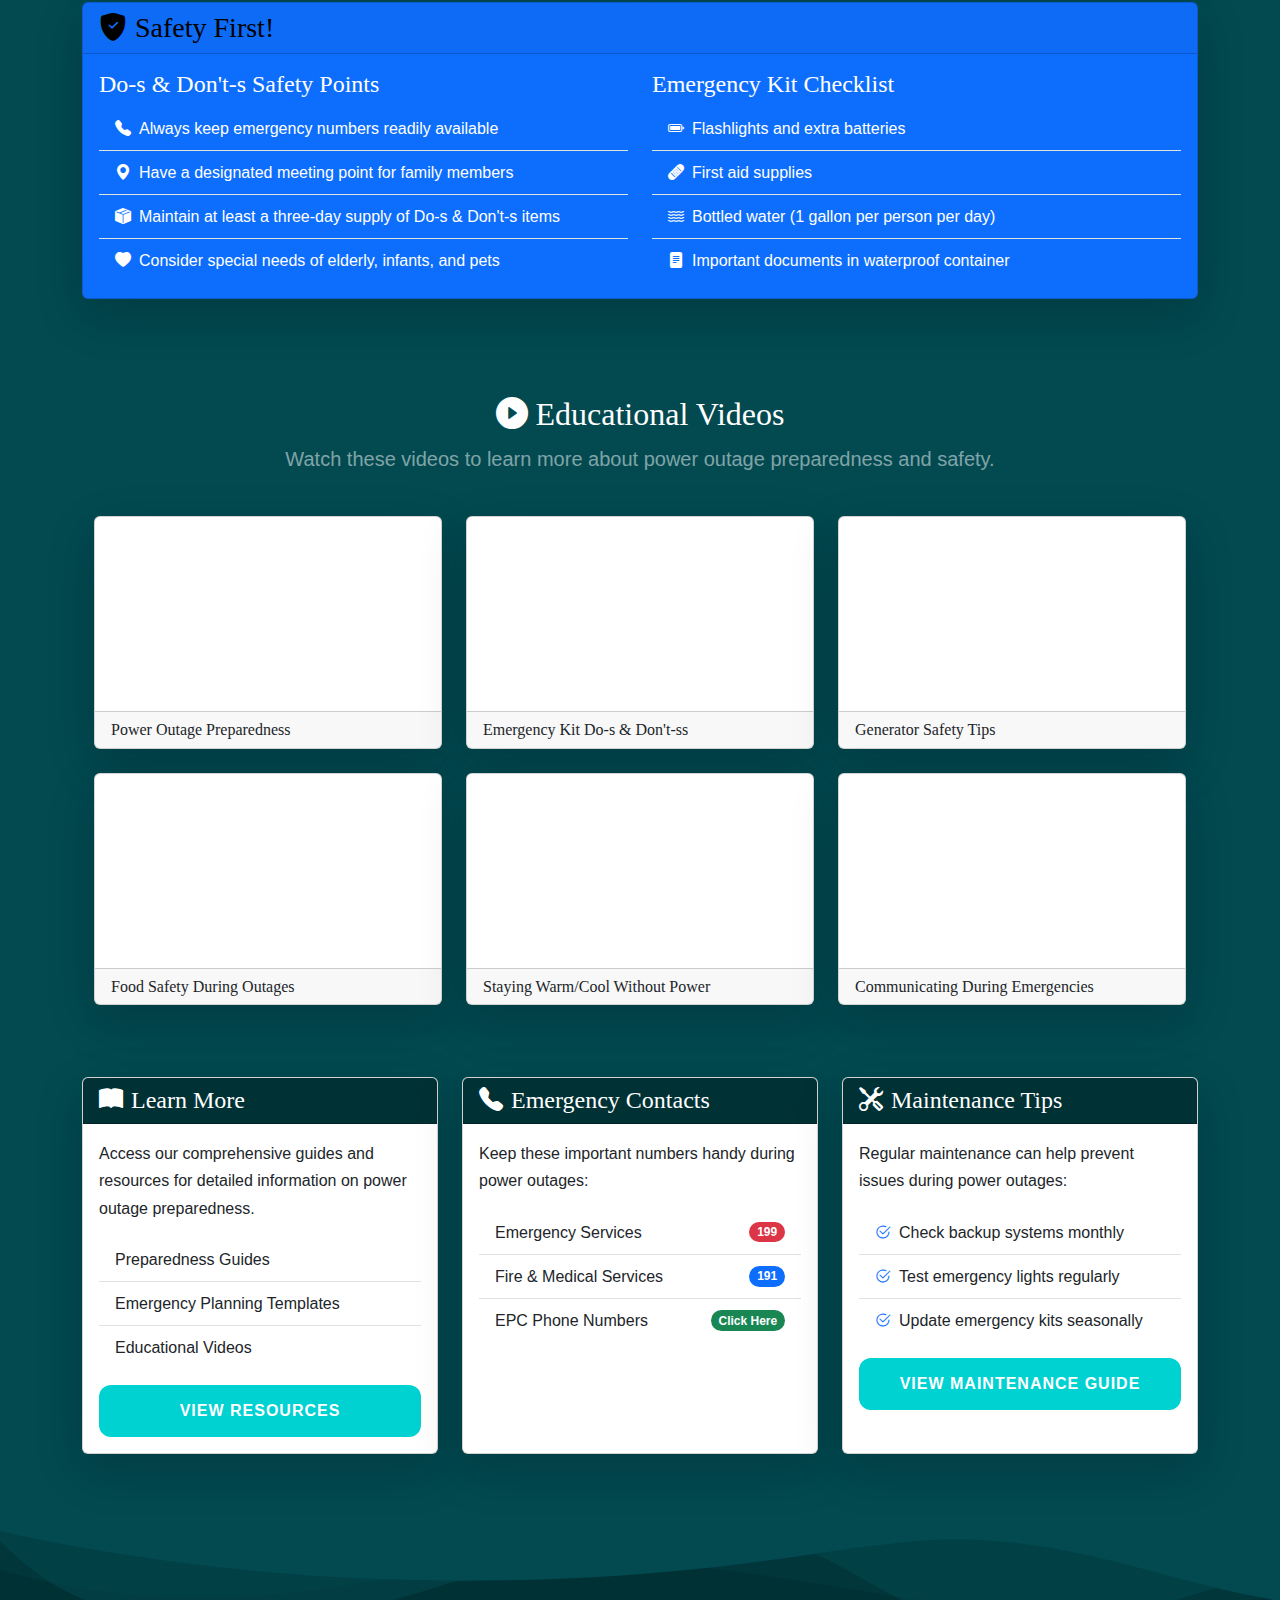
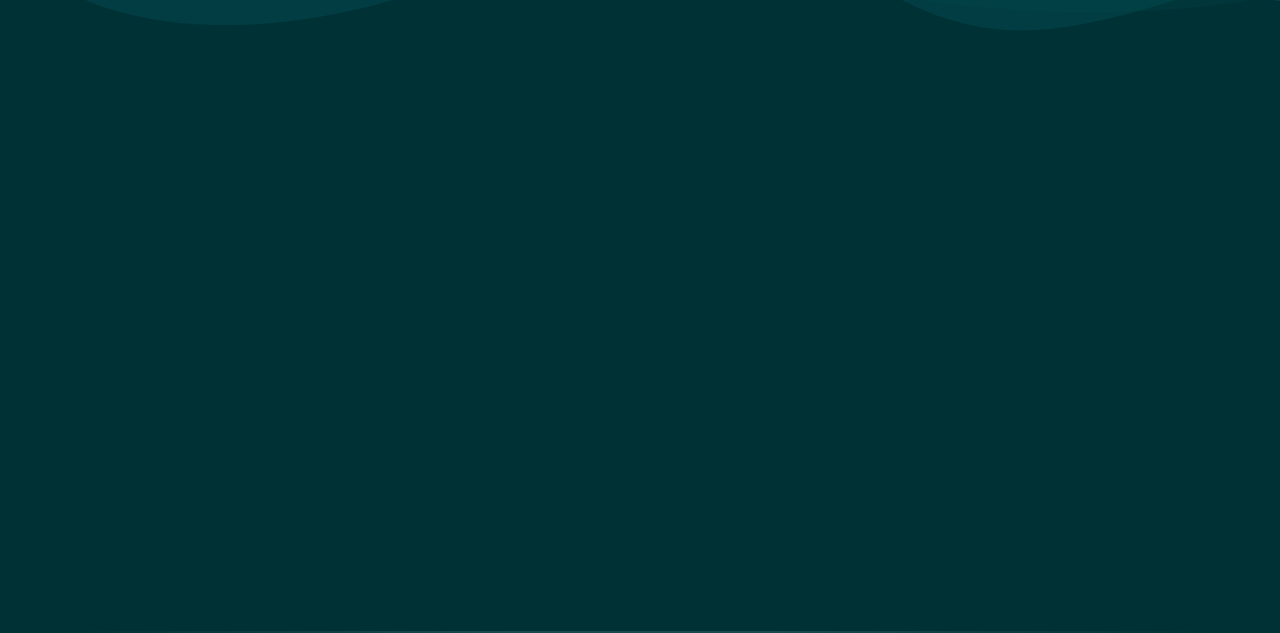
<file: Html/DoAndDont.html>
<!DOCTYPE html>
<html lang="en">
  <head>
  <meta charset="UTF-8">
  <meta name="viewport" content="width=device-width, initial-scale=1.0">
  <title>Do's and Don'ts During Power Outages</title>
  <link rel="icon" type="image/png" href="../Media/Logo.png">
  <link href="https://cdn.jsdelivr.net/npm/bootstrap@5.3.0/dist/css/bootstrap.min.css" rel="stylesheet">
  <link href="https://cdn.jsdelivr.net/npm/bootstrap-icons@1.10.5/font/bootstrap-icons.css" rel="stylesheet">
  <link rel="stylesheet" href="../Css/Footer.css">
  <link rel="stylesheet" href="../Css/Navbar.css">
  <link rel="stylesheet" href="../Css/index.css">
  <link rel="stylesheet" href="https://cdnjs.cloudflare.com/ajax/libs/animate.css/4.1.1/animate.min.css"/>
</head>
<body>
  <!-- Custom CSS -->
<nav class="navbar navbar-expand-lg custom-navbar shadow fixed-top">
  <div class="container-fluid">
    <a class="navbar-brand" href="../index.html">
      <img src="../Media/Logo.png" alt="Citadel Foundation Logo" class="logo-img animate__animated animate__fadeIn">
    </a>
    <button class="navbar-toggler border-0" type="button" data-bs-toggle="collapse" data-bs-target="#navbarNav"
            aria-controls="navbarNav" aria-expanded="false" aria-label="Toggle navigation">
<!-- Navigation Bar -->
      <span class="navbar-toggler-icon"></span>
    </button>
    <div class="faded-line"></div>
    <div class="collapse navbar-collapse justify-content-center" id="navbarNav">
      <ul class="navbar-nav menu-wrapper">
        <li class="nav-item">
          <a class="nav-link menu-box" href="../index.html">Home</a>
        </li>
        <li class="nav-item dropdown">
          <a class="nav-link menu-box dropdown-toggle active" href="#" role="button" data-bs-toggle="dropdown" aria-expanded="false">
            Readiness
          </a>
          <ul class="dropdown-menu dropdown-menu-dark">
            <li><a class="dropdown-item menu-box" href="POR.html">Power Outage Readiness</a></li>
            <li><a class="dropdown-item menu-box active" href="DoAndDont.html">Do & Don't</a></li>
            <li><a class="dropdown-item menu-box" href="SaveEnergy.html">Save Energy</a></li>
          </ul>
        </li>
        <li class="nav-item">
          <a class="nav-link menu-box" href="Tips.html">Tips</a>
        </li>
        <li class="nav-item dropdown">
          <a class="nav-link menu-box dropdown-toggle" href="#" role="button" data-bs-toggle="dropdown" aria-expanded="false">
            Solar
          </a>
          <ul class="dropdown-menu dropdown-menu-dark">
            <li><a class="dropdown-item menu-box" href="Solar_Calc.html">Calculator</a></li>
            <li><a class="dropdown-item menu-box" href="SIG.html">Solar Installation Guide</a></li>
          </ul>
        </li>
        <li class="nav-item">
          <a class="nav-link menu-box" href="Aboutus.html">About</a>
        </li>
      </ul>
    </div>
  </div>
</nav>

<!-- Hero Section -->
<section class="hero-section py-5 text-center" style="margin-top: 100px; background-attachment: fixed;">
    <div class="container">
        <div class="row justify-content-center">
            <div class="col-lg-8">
                <h1 class="display-4 text-white mb-4 animate__animated animate__fadeInDown">Do's and Don'ts During Power Outages</h1>
                <p class="lead text-white mb-5 animate__animated animate__fadeInUp">Do-s & Don't-s guidelines to keep you and your family safe during electrical disruptions</p>
                <div class="quick-nav animate__animated animate__fadeInUp animate__delay-1s">
                    <a href="#dos-section" class="btn btn-success me-3">View Do's</a>
                    <a href="#donts-section" class="btn btn-danger">View Don'ts</a>
                </div>
            </div>
        </div>
    </div>
</section>

<section class="intro-section py-5" style="background-color: rgba(0, 49, 53, 0);">
      <!-- Changed button colors to fit theme -->
  <div class="container">
    <div class="row justify-content-center">
      <div class="col-md-8 text-center">
        <h2 class="mb-4 text-white">Be Prepared, Stay Safe</h2>
        <p class="lead text-white">Power outages can happen anytime. Being prepared and knowing what to do (and what not to do) can make a significant difference in your safety and comfort.</p>
      </div>
<!-- Introduction Section -->
    </div>
  </div>
</section>

<section class="py-5">
  <div class="container">
    <div id="dos-section" class="row mb-5">
      <div class="col-md-6">
        <div class="card h-100 shadow-lg border-success">
          <div class="card-header bg-success text-white">
            <h2 class="card-title mb-0"><i class="bi bi-check-circle-fill me-2"></i>Do-s & Don't-s Do's</h2>
<!-- Main Content -->
          </div>
          <div class="card-body">
    <!-- Do's Section with Enhanced Design -->
            <div class="list-group">
              <div class="list-group-item d-flex align-items-center">
        <!-- Changed card border and header color -->
                <i class="bi bi-lightning-charge-fill text-success me-3"></i>
                <span>Keep flashlights and batteries in easily accessible places</span>
              </div>
              <div class="list-group-item d-flex align-items-center">
                <i class="bi bi-basket-fill text-success me-3"></i>
                <span>Maintain a supply of non-perishable food and water</span>
              <!-- Changed icon colors -->
              </div>
              <div class="list-group-item d-flex align-items-center">
                <i class="bi bi-phone-fill text-success me-3"></i>
                <span>Keep your mobile devices charged when possible</span>
              </div>
              <div class="list-group-item d-flex align-items-center">
                <i class="bi bi-shield-fill-check text-success me-3"></i>
                <span>Use surge protectors for valuable electronics</span>
              </div>
              <div class="list-group-item d-flex align-items-center">
                <i class="bi bi-door-closed-fill text-success me-3"></i>
                <span>Keep refrigerator and freezer doors closed</span>
              </div>
              <div class="list-group-item d-flex align-items-center">
                <i class="bi bi-broadcast text-success me-3"></i>
                <span>Have a battery-powered radio for emergency updates</span>
              </div>
              <div class="list-group-item d-flex align-items-center">
                <i class="bi bi-house-door-fill text-success me-3"></i>
                <span>Know how to manually operate your garage door</span>
              </div>
              <div class="list-group-item d-flex align-items-center">
                <i class="bi bi-journal-check text-success me-3"></i>
                <span>Keep an emergency contact list handy</span>
              </div>
            </div>
          </div>
        </div>
      </div>

      <div id="donts-section" class="col-md-6">
        <div class="card h-100 shadow-lg border-danger">
          <div class="card-header bg-danger text-white">
            <h2 class="card-title mb-0"><i class="bi bi-x-circle-fill me-2"></i>Critical Don'ts</h2>
          </div>
          <div class="card-body">
            <div class="list-group">
      <!-- Don'ts Section with Enhanced Design -->
              <div class="list-group-item d-flex align-items-center">
        <!-- Changed card border and header color -->
                <i class="bi bi-fire text-danger me-3"></i>
                <span>Don't use gas stoves for heating</span>
              </div>
              <div class="list-group-item d-flex align-items-center">
                <i class="bi bi-snow text-danger me-3"></i>
                <span>Don't open refrigerator/freezer unnecessarily</span>
              <!-- Changed icon colors -->
              </div>
              <div class="list-group-item d-flex align-items-center">
                <i class="bi bi-gear-fill text-danger me-3"></i>
                <span>Don't use generators indoors or in enclosed spaces</span>
              </div>
              <div class="list-group-item d-flex align-items-center">
                <i class="bi bi-lightning text-danger me-3"></i>
                <span>Don't touch or approach downed power lines</span>
              </div>
              <div class="list-group-item d-flex align-items-center">
                <i class="bi bi-brightness-high-fill text-danger me-3"></i>
                <span>Don't leave candles unattended</span>
              </div>
              <div class="list-group-item d-flex align-items-center">
                <i class="bi bi-plug-fill text-danger me-3"></i>
                <span>Don't forget to unplug sensitive electronics</span>
              </div>
              <div class="list-group-item d-flex align-items-center">
                <i class="bi bi-exclamation-triangle-fill text-danger me-3"></i>
                <span>Don't panic - stay calm and follow your emergency plan</span>
              </div>
              <div class="list-group-item d-flex align-items-center">
                <i class="bi bi-droplet-fill text-danger me-3"></i>
                <span>Don't use wet electrical equipment</span>
              </div>
            </div>
          </div>
        </div>
      </div>
    </div>

    <div class="row mb-5">
      <div class="col-12">
        <!-- Kept bg-primary as it fits the theme -->
        <div class="card bg-primary text-white shadow-lg">
          <div class="card-header" style="color: black;">
            <h3 class="card-title mb-0"><i class="bi bi-shield-fill-check me-2"></i>Safety First!</h3>
          </div>
          <div class="card-body">
            <div class="row">
              <div class="col-md-6">
                <h4>Do-s & Don't-s Safety Points</h4>
                <ul class="list-group list-group-flush bg-transparent">
                  <li class="list-group-item bg-transparent text-white">
                    <i class="bi bi-telephone-fill me-2"></i>Always keep emergency numbers readily available
                  </li>
                  <li class="list-group-item bg-transparent text-white">
                    <i class="bi bi-geo-alt-fill me-2"></i>Have a designated meeting point for family members
                  </li>
                  <li class="list-group-item bg-transparent text-white">
                    <i class="bi bi-box-seam-fill me-2"></i>Maintain at least a three-day supply of Do-s & Don't-s items
                  </li>
                  <li class="list-group-item bg-transparent text-white">
                    <i class="bi bi-heart-fill me-2"></i>Consider special needs of elderly, infants, and pets
                  </li>
                </ul>
              </div>
              <div class="col-md-6">
                <h4>Emergency Kit Checklist</h4>
                <ul class="list-group list-group-flush bg-transparent">
                  <li class="list-group-item bg-transparent text-white">
                    <i class="bi bi-battery-full me-2"></i>Flashlights and extra batteries
                  </li>
                  <li class="list-group-item bg-transparent text-white">
                    <i class="bi bi-bandaid-fill me-2"></i>First aid supplies
                  </li>
                  <li class="list-group-item bg-transparent text-white">
                    <i class="bi bi-water me-2"></i>Bottled water (1 gallon per person per day)
                  </li>
                  <li class="list-group-item bg-transparent text-white">
                    <i class="bi bi-file-text-fill me-2"></i>Important documents in waterproof container
                  </li>
                </ul>
              </div>
            </div>
          </div>
        </div>
      </div>
    </div>

    <!-- New Section: Educational Videos -->
    <section id="video-section" class="py-5">
        <div class="container">
            <div class="row mb-4">
                <div class="col-12 text-center">
                    <h2 class="text-white"><i class="bi bi-play-circle-fill me-2"></i>Educational Videos</h2>
                    <p class="lead text-white-50">Watch these videos to learn more about power outage preparedness and safety.</p>
                </div>
            </div>
            <div class="row">
                <!-- Video 1 -->
                <div class="col-md-4 mb-4">
                    <div class="card h-100 shadow-lg">
                        <div class="card-body p-0">
                            <div class="ratio ratio-16x9">
                                <!-- Using the provided video link -->
                                <iframe src="https://www.youtube.com/embed/wmqydBGErZE?si=WK1ZKTZnsIekV-0Q" title="YouTube video player" frameborder="0" allow="accelerometer; autoplay; clipboard-write; encrypted-/Media; gyroscope; picture-in-picture; web-share" allowfullscreen></iframe>
                            </div>
                        </div>
                        <div class="card-footer">
                            <h6 class="card-title mb-0">Power Outage Preparedness</h6>
                        </div>
                    </div>
                </div>
                <!-- Video 2 (Placeholder) -->
                <div class="col-md-4 mb-4">
                    <div class="card h-100 shadow-lg">
                        <div class="card-body p-0">
                            <div class="ratio ratio-16x9">
                                <!-- Placeholder Video - Replace with actual embed code -->
                                <iframe src="https://www.youtube.com/embed/W58mJ5-ZN-w?si=Unh2sWVDBzKmZXFj" title="Placeholder Video 1" frameborder="0" allow="accelerometer; autoplay; clipboard-write; encrypted-/Media; gyroscope; picture-in-picture; web-share" allowfullscreen></iframe>
                            </div>
                        </div>
                         <div class="card-footer">
                            <h6 class="card-title mb-0">Emergency Kit Do-s & Don't-ss</h6>
                        </div>
                    </div>
                </div>
                <!-- Video 3 (Placeholder) -->
                <div class="col-md-4 mb-4">
                    <div class="card h-100 shadow-lg">
                        <div class="card-body p-0">
                            <div class="ratio ratio-16x9">
                                <!-- Placeholder Video - Replace with actual embed code -->
                                <iframe src="https://www.youtube.com/embed/KrBaO-5LHNo?si=y5JjmveXBAocc25r" title="Placeholder Video 2" frameborder="0" allow="accelerometer; autoplay; clipboard-write; encrypted-/Media; gyroscope; picture-in-picture; web-share" allowfullscreen></iframe>
                            </div>
                        </div>
                         <div class="card-footer">
                            <h6 class="card-title mb-0">Generator Safety Tips</h6>
                        </div>
                    </div>
                </div>
                <!-- Video 4 (Placeholder) -->
                <div class="col-md-4 mb-4">
                    <div class="card h-100 shadow-lg">
                        <div class="card-body p-0">
                            <div class="ratio ratio-16x9">
                                <!-- Placeholder Video - Replace with actual embed code -->
                                <iframe src="https://www.youtube.com/embed/GkFqAbqO38Q?si=lIhgQJYPHDw5OAIV" title="Placeholder Video 3" frameborder="0" allow="accelerometer; autoplay; clipboard-write; encrypted-/Media; gyroscope; picture-in-picture; web-share" allowfullscreen></iframe>
                            </div>
                        </div>
                         <div class="card-footer">
                            <h6 class="card-title mb-0">Food Safety During Outages</h6>
                        </div>
                    </div>
                </div>
                <!-- Video 5 (Placeholder) -->
                <div class="col-md-4 mb-4">
                    <div class="card h-100 shadow-lg">
                        <div class="card-body p-0">
                            <div class="ratio ratio-16x9">
                                <!-- Placeholder Video - Replace with actual embed code -->
                                <iframe src="https://www.youtube.com/embed/4vk_bMzok0k?si=kR_b5fZiP-eFSoGL" title="Placeholder Video 4" frameborder="0" allow="accelerometer; autoplay; clipboard-write; encrypted-/Media; gyroscope; picture-in-picture; web-share" allowfullscreen></iframe>
                            </div>
                        </div>
                         <div class="card-footer">
                            <h6 class="card-title mb-0">Staying Warm/Cool Without Power</h6>
                        </div>
                    </div>
                </div>
                <!-- Video 6 (Placeholder) -->
                <div class="col-md-4 mb-4">
                    <div class="card h-100 shadow-lg">
                        <div class="card-body p-0">
                            <div class="ratio ratio-16x9">
                                <!-- Placeholder Video - Replace with actual embed code -->
                                <iframe src="https://www.youtube.com/embed/LXTFWYwzCM8?si=DIMAqwAqlPQfbx8l" title="Placeholder Video 5" frameborder="0" allow="accelerometer; autoplay; clipboard-write; encrypted-/Media; gyroscope; picture-in-picture; web-share" allowfullscreen></iframe>
                            </div>
                        </div>
                         <div class="card-footer">
                            <h6 class="card-title mb-0">Communicating During Emergencies</h6>
                        </div>
                    </div>
                </div>
            </div>
        </div>
    </section>
    <!-- End New Section: Educational Videos -->


    <div class="row">
      <div class="col-md-4 mb-4">
        <div class="card h-100 shadow-lg">
          <!-- Changed header color -->
          <div class="card-header bg-dark text-white">
            <h4 class="card-title mb-0"><i class="bi bi-book-fill me-2"></i>Learn More</h4>
          </div>
          <div class="card-body">
            <p class="card-text">Access our comprehensive guides and resources for detailed information on power outage preparedness.</p>
            <ul class="list-group list-group-flush">
              <li class="list-group-item">Preparedness Guides</li>
              <li class="list-group-item">Emergency Planning Templates</li>
              <li class="list-group-item">Educational Videos</li>
            </ul>
            <!-- Changed button color -->
            <!-- Updated link to point to the new video section -->
            <a href="https://www.redcross.org/get-help/how-to-prepare-for-emergencies/types-of-emergencies/power-outage.html?srsltid=AfmBOop60FV7j1HOc2U6w10LJL4Hfy9xcMJuY1e4Nfvq2nLbbHsXZDUA" class="btn btn-primary mt-3 w-100">View Resources</a>
          </div>
        </div>
      </div>

      <div class="col-md-4 mb-4">
        <div class="card h-100 shadow-lg">
          <!-- Changed header color -->
          <div class="card-header bg-dark text-white">
            <h4 class="card-title mb-0"><i class="bi bi-telephone-fill me-2"></i>Emergency Contacts</h4>
          </div>
          <div class="card-body">
            <p class="card-text">Keep these important numbers handy during power outages:</p>
            <ul class="list-group list-group-flush">
              <li class="list-group-item d-flex justify-content-between align-items-center">
                Emergency Services
                <!-- Kept badge colors as they represent standard emergency/utility colors -->
                <span class="badge bg-danger rounded-pill">199</span>
              </li>
              <li class="list-group-item d-flex justify-content-between align-items-center">
                Fire & Medical Services
                <span class="badge bg-primary rounded-pill">191</span>
              </li>
              <li class="list-group-item d-flex justify-content-between align-items-center">
                EPC Phone Numbers
                <a href="https://moep.gov.mm/mm/ignite/page/518" class="badge bg-success rounded-pill">Click Here</a>
              </li>
            </ul>
          </div>
        </div>
      </div>

      <div class="col-md-4 mb-4">
        <div class="card h-100 shadow-lg">
          <!-- Changed header color -->
          <div class="card-header bg-dark text-white">
            <h4 class="card-title mb-0"><i class="bi bi-tools me-2"></i>Maintenance Tips</h4>
          </div>
          <div class="card-body">
            <p class="card-text">Regular maintenance can help prevent issues during power outages:</p>
            <ul class="list-group list-group-flush">
              <li class="list-group-item d-flex align-items-center">
                <!-- Changed icon colors -->
                <i class="bi bi-check2-circle me-2 text-primary"></i>
                Check backup systems monthly
              </li>
              <li class="list-group-item d-flex align-items-center">
                <i class="bi bi-check2-circle me-2 text-primary"></i>
                Test emergency lights regularly
              </li>
              <li class="list-group-item d-flex align-items-center">
                <i class="bi bi-check2-circle me-2 text-primary"></i>
                Update emergency kits seasonally
              </li>
            </ul>
            <!-- Changed button color -->
            <a href="#" class="btn btn-primary mt-3 w-100">View Maintenance Guide</a>
          </div>
        </div>
      </div>
    </div>
  </div>
</section>

<!-- Footer -->
<footer class="footer">
  <div class="custom-shape-divider-top-1745945728">
    <svg data-name="Layer 1" xmlns="http://www.w3.org/2000/svg" viewBox="0 0 1200 120" preserveAspectRatio="none">
      <path d="M0,0V46.29c47.79,22.2,103.59,32.17,158,28,70.36-5.37,136.33-33.31,206.8-37.5C438.64,32.43,512.34,53.67,583,72.05c69.27,18,138.3,24.88,209.4,13.08,36.15-6,69.85-17.84,104.45-29.34C989.49,25,1113-14.29,1200,52.47V0Z" opacity=".25" class="shape-fill"></path>
      <path d="M0,0V15.81C13,36.92,27.64,56.86,47.69,72.05,99.41,111.27,165,111,224.58,91.58c31.15-10.15,60.09-26.07,89.67-39.8,40.92-19,84.73-46,130.83-49.67,36.26-2.85,70.9,9.42,98.6,31.56,31.77,25.39,62.32,62,103.63,73,40.44,10.79,81.35-6.69,119.13-24.28s75.16-39,116.92-43.05c59.73-5.85,113.28,22.88,168.9,38.84,30.2,8.66,59,6.17,87.09-7.5,22.43-10.89,48-26.93,60.65-49.24V0Z" opacity=".5" class="shape-fill"></path>
      <path d="M0,0V5.63C149.93,59,314.09,71.32,475.83,42.57c43-7.64,84.23-20.12,127.61-26.46,59-8.63,112.48,12.24,165.56,35.4C827.93,77.22,886,95.24,951.2,90c86.53-7,172.46-45.71,248.8-84.81V0Z" class="shape-fill"></path>
    </svg>
  </div>
  <div class="container">
    <div class="row gy-4">
      <div class="col-12 col-md-4">
        <h5 class="footer-title">Citadel Foundation</h5>
        <p>
          Shaping a new standard for power outage readiness through practical solutions,
          energy awareness, and sustainable systems designed for vulnerable
          and resource-limited communities.
        </p>
        <ul class="list-unstyled mt-3">
          <li><strong>Registered Charity No:</strong> 2024-001234</li>
          <li><strong>Founded:</strong> 2022</li>
          <li><strong>Founder:</strong> J.P Watt</li>
        </ul>
      </div>
      <div class="col-6 col-md-2">
        <h5 class="footer-title">Quick Links</h5>
        <ul class="list-unstyled">
          <li><a href="POR.html" class="footer-link">Readiness</a></li>
          <li><a href="Tips.html"footer-link">Energy Tips</a></li>
          <li><a href="DoAndDont.html" class="footer-link">Do-s & Don't-s</a></li>
          <li><a href="Aboutus.html" class="footer-link">About Us</a></li>
        </ul>
      </div>
      <div class="col-12 col-md-4">
        <h5 class="footer-title">Contact Us</h5>
        <p class="mb-1">Sao San Tun Road, Kyaung Gyi Su Quarter, Taunggyi, Southern Shan State, Myanmar</p>
        <p class="mb-1">Email: <a href="mailto:citadelmm@outlook.com" class="text-info hover-link">citadelmm@outlook.com</a></p>
        <p>Phone: <a href="tel:+950940268551" class="text-info hover-link">+95 0940268551</a>, <a href="tel:+9509428322904" class="text-info hover-link">+95 09428322904</a></p>
        <div class="social-icons mt-3">
          <a href="https://facebook.com/citadelmm" target="_blank" rel="noopener" class="social-icon"><i class="bi bi-facebook"></i></a>
          <a href="https://twitter.com/citadelmm" target="_blank" rel="noopener" class="social-icon"><i class="bi bi-twitter"></i></a>
          <a href="https://linkedin.com/company/citadelmm" target="_blank" rel="noopener" class="social-icon"><i class="bi bi-linkedin"></i></a>
          <a href="https://instagram.com/citadelmm" target="_blank" rel="noopener" class="social-icon"><i class="bi bi-instagram"></i></a>
        </div>
      </div>
    </div>
    <div class="footer-bottom text-center">
      <div class="container">
        &copy; 2025 www.edusn.co.uk. All rights reserved. Developed by EDUSN.
      </div>
    </div>
  </div>
</footer>

<!-- Bootstrap JS Bundle -->
<script src="https://cdn.jsdelivr.net/npm/bootstrap@5.3.0/dist/js/bootstrap.bundle.min.js"></script>

<!-- Navbar Scroll Effect Script -->
<script>
  window.addEventListener('scroll', function() {
    const navbar = document.querySelector('.custom-navbar');
    if (window.scrollY > 50) {
      navbar.classList.add('scrolled');
    } else {
      navbar.classList.remove('scrolled');
    }
  });
</script>

</body>
</html>
</file>
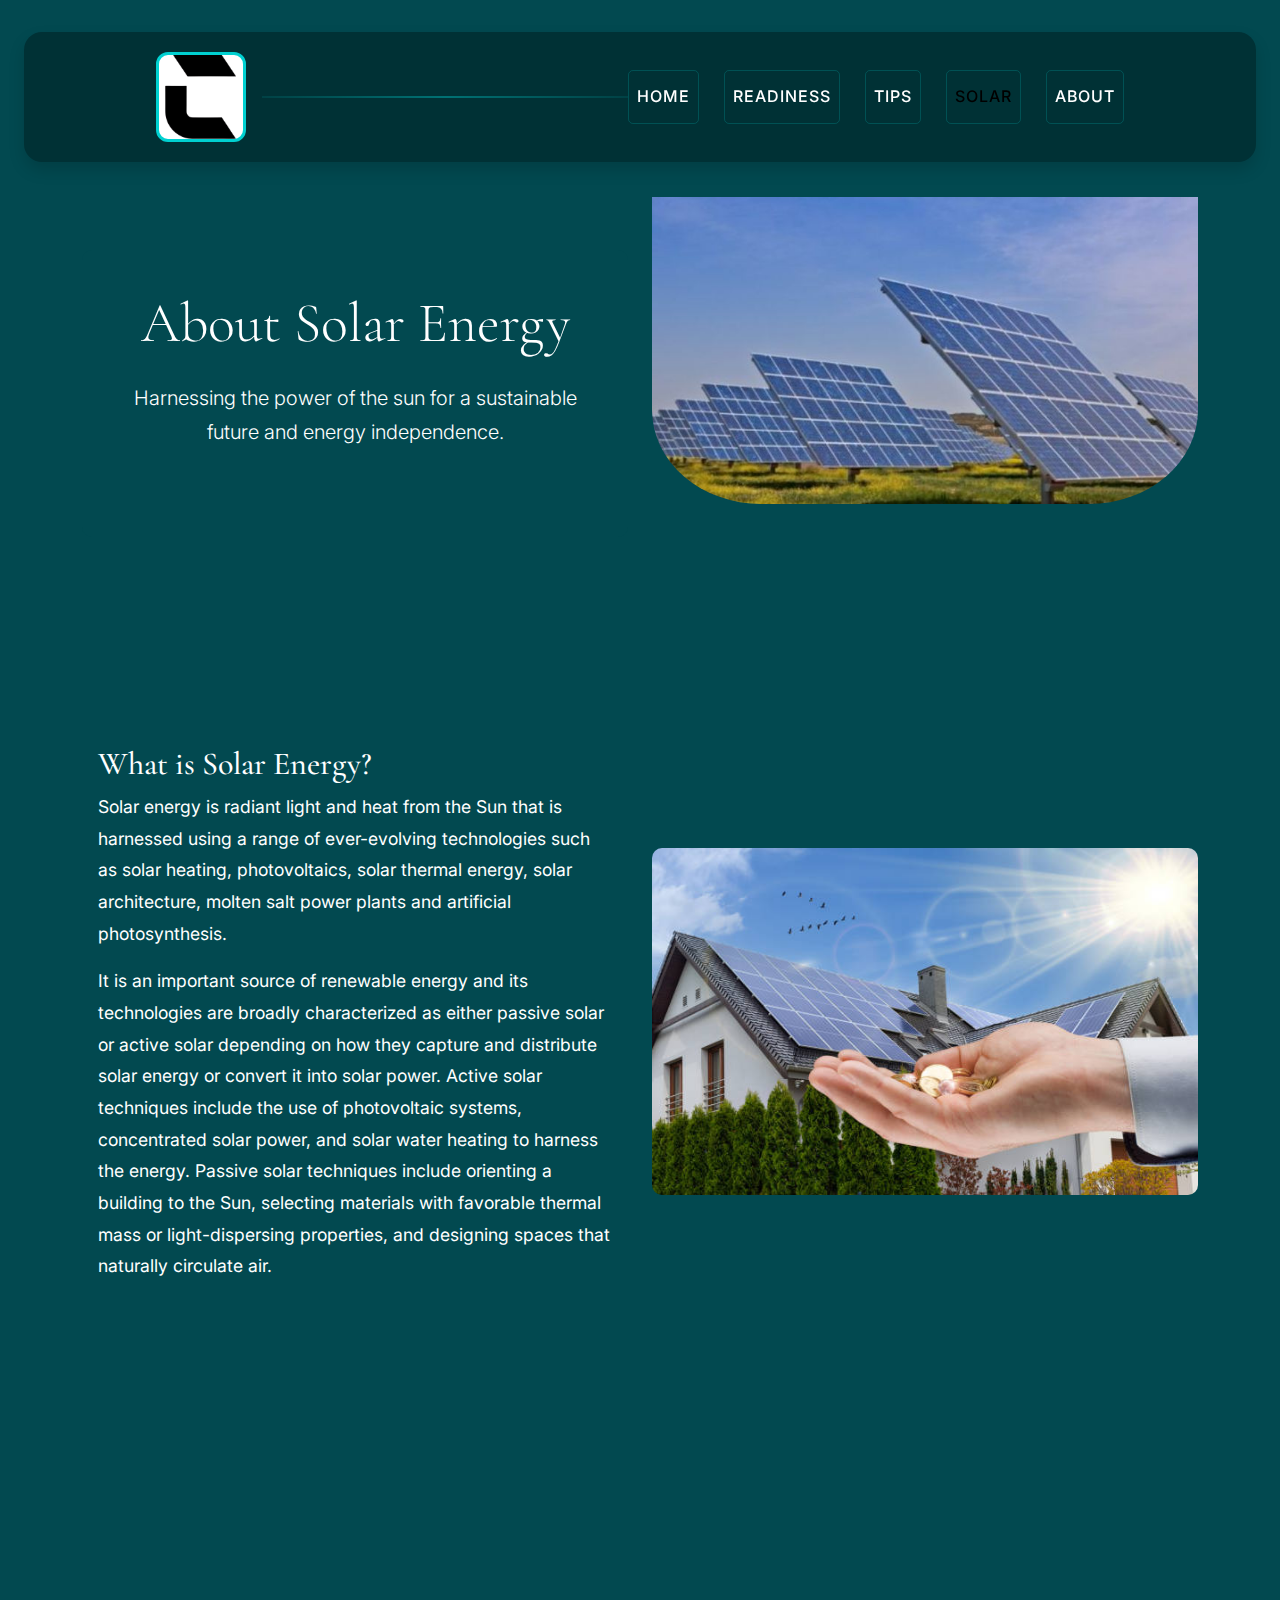
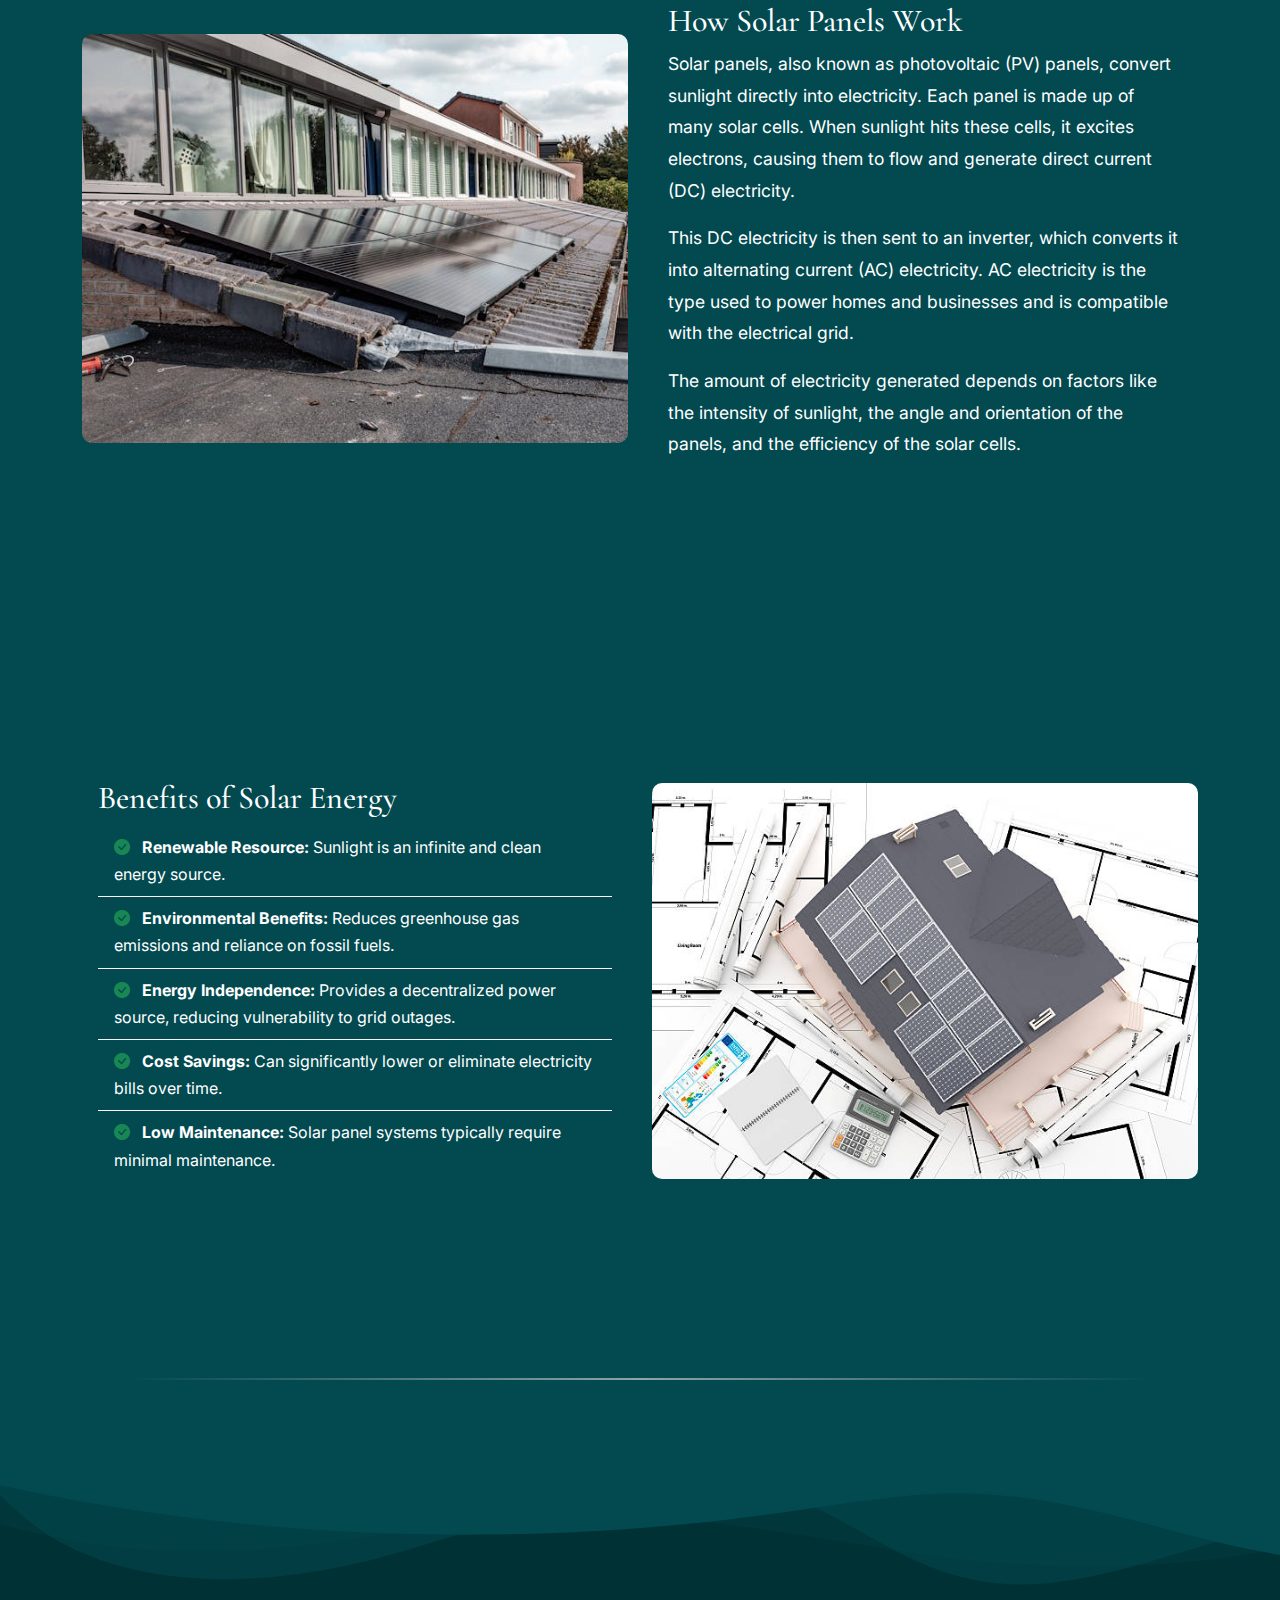
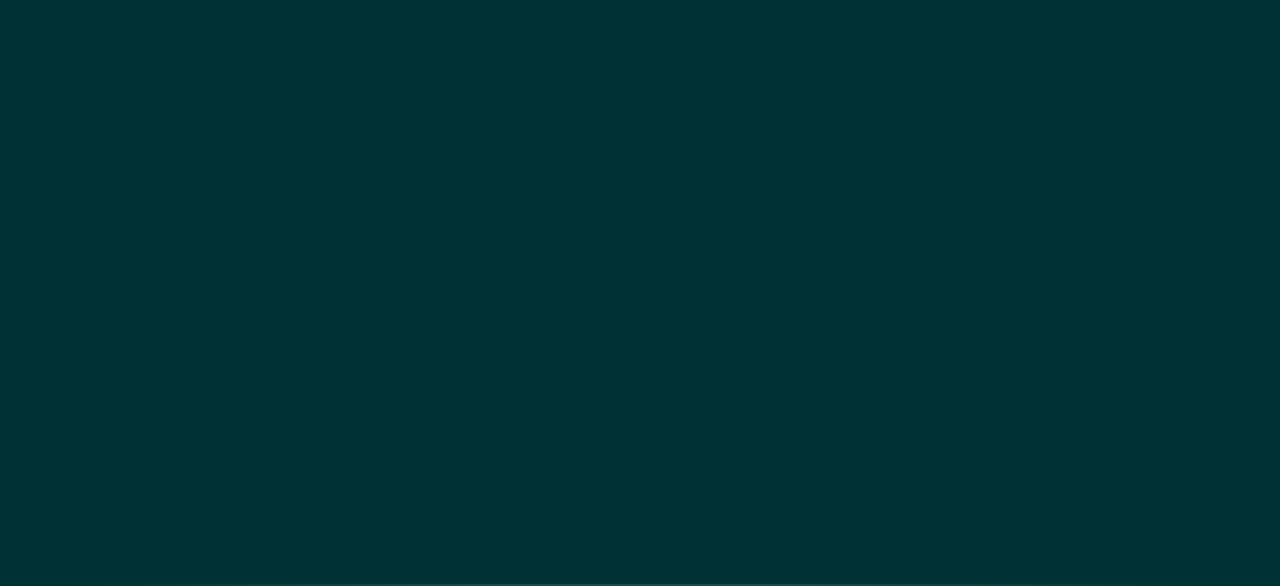
<file: Html/Energy.html>
<!DOCTYPE html>
<html lang="en">
<head>
  <meta charset="UTF-8">
  <meta name="viewport" content="width=device-width, initial-scale=1">
  <meta name="description" content="Learn about Solar Energy and its benefits for sustainable power solutions.">
  <meta name="keywords" content="solar energy, renewable energy, sustainable power, Citadel Foundation">
  <title>About Solar Energy | Citadel</title>
  <!-- Favicon -->
  <link rel="icon" type="image/png" href="../Media/Logo.png">
  <!-- Bootstrap CSS -->
  <link href="https://cdn.jsdelivr.net/npm/bootstrap@5.3.0/dist/css/bootstrap.min.css" rel="stylesheet">
  <!-- Bootstrap Icons -->
  <link href="https://cdn.jsdelivr.net/npm/bootstrap-icons@1.10.5/font/bootstrap-icons.css" rel="stylesheet">
  <!-- Google Fonts -->
  <link href="https://fonts.googleapis.com/css2?family=Cormorant+Garamond:wght@700&family=Inter:wght@300;400;500;600&display=swap" rel="stylesheet">
  <!-- Custom CSS -->
  <link rel="stylesheet" href="../Css/Navbar.css">
  <link rel="stylesheet" href="../Css/index.css"> 
  <link rel="stylesheet" href="../Css/Footer.css">
  <!-- Animate.css -->
  <link rel="stylesheet" href="https://cdnjs.cloudflare.com/ajax/libs/animate.css/4.1.1/animate.min.css">
  <!-- AOS Library -->
  <link href="https://unpkg.com/aos@2.3.1/dist/aos.css" rel="stylesheet">
</head>
<body>

  <!-- Navbar -->
  <nav class="navbar navbar-expand-lg custom-navbar shadow fixed-top">
    <div class="container-fluid">
      <a class="navbar-brand" href="../index.html">
        <img src="../Media/Logo.png" alt="Citadel Foundation Logo" class="logo-img animate__animated animate__fadeIn">
      </a>
      <button class="navbar-toggler border-0" type="button" data-bs-toggle="collapse" data-bs-target="#navbarNav"
              aria-controls="navbarNav" aria-expanded="false" aria-label="Toggle navigation">
        <span class="navbar-toggler-icon"></span>
      </button>
      <div class="faded-line"></div>
      <div class="collapse navbar-collapse justify-content-center" id="navbarNav">
        <ul class="navbar-nav menu-wrapper">
          <li class="nav-item">
            <a class="nav-link menu-box" href="../index.html">Home</a>
          </li>
          <li class="nav-item dropdown">
            <a class="nav-link menu-box dropdown-toggle" href="#" role="button" data-bs-toggle="dropdown" aria-expanded="false">
              Readiness
            </a>
            <ul class="dropdown-menu dropdown-menu-dark">
              <li><a class="dropdown-item menu-box" href="POR.html">Power Outage Readiness</a></li>
              <li><a class="dropdown-item menu-box" href="DoAndDont.html">Do & Don't</a></li>
              <li><a class="dropdown-item menu-box" href="SaveEnergy.html">Save Energy</a></li>
            </ul>
          </li>
          <li class="nav-item">
            <a class="nav-link menu-box" href="Tips.html">Tips</a>
          </li>
          <li class="nav-item dropdown">
            <a class="nav-link menu-box dropdown-toggle active" href="#" role="button" data-bs-toggle="dropdown" aria-expanded="false">
              Solar
            </a>
            <ul class="dropdown-menu dropdown-menu-dark">
              <li><a class="dropdown-item menu-box" href="Solar_Calc.html">Calculator</a></li>
              <li><a class="dropdown-item menu-box" href="SIG.html">Solar Installation Guide</a></li>
              <!-- Add a link for this page if needed -->
              <li><a class="dropdown-item menu-box active" href="Energy.html">About Solar</a></li>
            </ul>
          </li>
          <li class="nav-item">
            <a class="nav-link menu-box" href="Aboutus.html">About</a>
          </li>
        </ul>
      </div>
    </div>
  </nav>

<div class="container">
  <div class="row align-items-center">
    <div class="col-lg-6">
      <section class="text-center" style="background-color: #024950; margin-top: 250px; padding: 40px 20px; border-radius: 10px;">
        <div class="container">
          <h1 class="display-4 text-white mb-4">About Solar Energy</h1>
          <p class="lead text-white mb-5">Harnessing the power of the sun for a sustainable future and energy independence.</p>
        </div>
      </section>
    </div>
    <div class="col-lg-6">
      <!-- Placeholder image - replace with a relevant solar image -->
      <img src="../Media/SolarPs.jpg" alt="Solar Panels" class="img-fluid" style="padding-top: 30%; border-radius: 20%;">
    </div>
  </div>
</div>

<section class="content-section">
  <div class="container">
    <div class="row align-items-center" style="padding-top: 10%;">
      <div class="col-lg-6">
        <div class="card bg-transparent border-0">
          <div class="card-body">
            <div class="card-title">
              <h2 class="text-white">What is Solar Energy?</h2>
            </div>
            <p class="text-white">
              Solar energy is radiant light and heat from the Sun that is harnessed using a range of ever-evolving technologies such as solar heating, photovoltaics, solar thermal energy, solar architecture, molten salt power plants and artificial photosynthesis.
            </p>
            <p class="text-white">
              It is an important source of renewable energy and its technologies are broadly characterized as either passive solar or active solar depending on how they capture and distribute solar energy or convert it into solar power. Active solar techniques include the use of photovoltaic systems, concentrated solar power, and solar water heating to harness the energy. Passive solar techniques include orienting a building to the Sun, selecting materials with favorable thermal mass or light-dispersing properties, and designing spaces that naturally circulate air.
            </p>
          </div>
        </div>
      </div>
      <div class="col-lg-6">
        <!-- Placeholder image - replace with a relevant image -->
        <img src="../Media/Benefits_of_Solar.jpg" alt="Solar Cell Diagram" class="img-fluid" style="border-radius: 10px;">
      </div>
    </div>
  </div>
</section>

<section class="content-section">
  <div class="container">
    <div class="row align-items-center" style="padding-top: 10%;">
      <div class="col-lg-6 order-lg-2"> <!-- Image on the right for this section -->
        <div class="card bg-transparent border-0">
          <div class="card-body">
            <div class="card-title">
              <h2 class="text-white">How Solar Panels Work</h2>
            </div>
            <p class="text-white">
              Solar panels, also known as photovoltaic (PV) panels, convert sunlight directly into electricity. Each panel is made up of many solar cells. When sunlight hits these cells, it excites electrons, causing them to flow and generate direct current (DC) electricity.
            </p>
            <p class="text-white">
              This DC electricity is then sent to an inverter, which converts it into alternating current (AC) electricity. AC electricity is the type used to power homes and businesses and is compatible with the electrical grid.
            </p>
            <p class="text-white">
              The amount of electricity generated depends on factors like the intensity of sunlight, the angle and orientation of the panels, and the efficiency of the solar cells.
            </p>
          </div>
        </div>
      </div>
      <div class="col-lg-6 order-lg-1"> <!-- Text on the left for this section -->
        <!-- Placeholder image - replace with a relevant image -->
        <img src="../Media/How_solar_work.jpeg" alt="How Solar Panels Work Diagram" class="img-fluid" style="border-radius: 10px;">
      </div>
    </div>
  </div>
</section>

<section class="content-section">
  <div class="container">
    <div class="row align-items-center" style="padding-top: 10%;">
      <div class="col-lg-6">
        <div class="card bg-transparent border-0">
          <div class="card-body">
            <div class="card-title">
              <h2 class="text-white">Benefits of Solar Energy</h2>
            </div>
            <ul class="list-group list-group-flush">
              <li class="list-group-item bg-transparent border-light text-white">
                <i class="bi bi-check-circle-fill me-2 text-success"></i>
                <strong>Renewable Resource:</strong> Sunlight is an infinite and clean energy source.
              </li>
              <li class="list-group-item bg-transparent border-light text-white">
                <i class="bi bi-check-circle-fill me-2 text-success"></i>
                <strong>Environmental Benefits:</strong> Reduces greenhouse gas emissions and reliance on fossil fuels.
              </li>
              <li class="list-group-item bg-transparent border-light text-white">
                <i class="bi bi-check-circle-fill me-2 text-success"></i>
                <strong>Energy Independence:</strong> Provides a decentralized power source, reducing vulnerability to grid outages.
              </li>
              <li class="list-group-item bg-transparent border-light text-white">
                <i class="bi bi-check-circle-fill me-2 text-success"></i>
                <strong>Cost Savings:</strong> Can significantly lower or eliminate electricity bills over time.
              </li>
              <li class="list-group-item bg-transparent border-light text-white">
                <i class="bi bi-check-circle-fill me-2 text-success"></i>
                <strong>Low Maintenance:</strong> Solar panel systems typically require minimal maintenance.
              </li>
            </ul>
          </div>
        </div>
      </div>
      <div class="col-lg-6">
        <!-- Placeholder image - replace with a relevant image -->
        <img src="../Media/B_&_S.jpg" alt="Benefits of Solar Energy" class="img-fluid" style="border-radius: 10px;">
      </div>
    </div>
  </div>
</section>


  <div class="faded-separator"></div>

  <footer class="footer">
    <div class="custom-shape-divider-top-1745945728">
      <svg data-name="Layer 1" xmlns="http://www.w3.org/2000/svg" viewBox="0 0 1200 120" preserveAspectRatio="none">
        <path d="M0,0V46.29c47.79,22.2,103.59,32.17,158,28,70.36-5.37,136.33-33.31,206.8-37.5C438.64,32.43,512.34,53.67,583,72.05c69.27,18,138.3,24.88,209.4,13.08,36.15-6,69.85-17.84,104.45-29.34C989.49,25,1113-14.29,1200,52.47V0Z" opacity=".25" class="shape-fill"></path>
        <path d="M0,0V15.81C13,36.92,27.64,56.86,47.69,72.05,99.41,111.27,165,111,224.58,91.58c31.15-10.15,60.09-26.07,89.67-39.8,40.92-19,84.73-46,130.83-49.67,36.26-2.85,70.9,9.42,98.6,31.56,31.77,25.39,62.32,62,103.63,73,40.44,10.79,81.35-6.69,119.13-24.28s75.16-39,116.92-43.05c59.73-5.85,113.28,22.88,168.9,38.84,30.2,8.66,59,6.17,87.09-7.5,22.43-10.89,48-26.93,60.65-49.24V0Z" opacity=".5" class="shape-fill"></path>
        <path d="M0,0V5.63C149.93,59,314.09,71.32,475.83,42.57c43-7.64,84.23-20.12,127.61-26.46,59-8.63,112.48,12.24,165.56,35.4C827.93,77.22,886,95.24,951.2,90c86.53-7,172.46-45.71,248.8-84.81V0Z" class="shape-fill"></path>
      </svg>
    </div>
    <div class="container">
      <div class="row gy-4">
        <div class="col-12 col-md-4">
          <h5 class="footer-title">Citadel Foundation</h5>
          <p>
            Shaping a new standard for power outage readiness through practical solutions,
            energy awareness, and sustainable systems designed for vulnerable
            and resource-limited communities.
          </p>
          <ul class="list-unstyled mt-3">
            <li><strong>Registered Charity No:</strong> 2024-001234</li>
            <li><strong>Founded:</strong> 2022</li>
            <li><strong>Founder:</strong> J.P Watt</li>
          </ul>
        </div>
        <div class="col-6 col-md-2">
          <h5 class="footer-title">Quick Links</h5>
          <ul class="list-unstyled">
            <li><a href="POR.html" class="footer-link">Readiness</a></li>
            <li><a href="Tips.html" class="footer-link">Energy Tips</a></li>
            <li><a href="DoAndDont.html" class="footer-link">Do-s & Don't-s</a></li>
            <li><a href="Aboutus.html" class="footer-link">About Us</a></li>
          </ul>
        </div>
        <div class="col-12 col-md-4">
          <h5 class="footer-title">Contact Us</h5>
          <p class="mb-1">Sao San Tun Road, Kyaung Gyi Su Quarter, Taunggyi, Southern Shan State, Myanmar</p>
          <p class="mb-1">Email: <a href="mailto:citadelmm@outlook.com" class="text-info hover-link">citadelmm@outlook.com</a></p>
          <p>Phone: <a href="tel:+950940268551" class="text-info hover-link">+95 0940268551</a>, <a href="tel:+9509428322904" class="text-info hover-link">+95 09428322904</a></p>
          <div class="social-icons mt-3">
            <a href="https://facebook.com/citadelmm" target="_blank" rel="noopener" class="social-icon"><i class="bi bi-facebook"></i></a>
            <a href="https://twitter.com/citadelmm" target="_blank" rel="noopener" class="social-icon"><i class="bi bi-twitter"></i></a>
            <a href="https://linkedin.com/company/citadelmm" target="_blank" rel="noopener" class="social-icon"><i class="bi bi-linkedin"></i></a>
            <a href="https://instagram.com/citadelmm" target="_blank" rel="noopener" class="social-icon"><i class="bi bi-instagram"></i></a>
          </div>
        </div>
      </div>
      <div class="footer-bottom text-center">
        <div class="container">
          &copy; 2025 www.edusn.co.uk. All rights reserved. Developed by EDUSN.
        </div>
      </div>
    </div>
  </footer>

  <!-- Bootstrap JS Bundle -->
<script src="https://cdn.jsdelivr.net/npm/bootstrap@5.3.0/dist/js/bootstrap.bundle.min.js"></script>
<script>
  // Navbar scroll effect
  window.addEventListener('scroll', function() {
    const navbar = document.querySelector('.custom-navbar');
    if (window.scrollY > 50) {
      navbar.classList.add('scrolled');
    } else {
      navbar.classList.remove('scrolled');
    }
  });
</script>
<!-- AOS Initialization -->
<script src="https://unpkg.com/aos@2.3.1/dist/aos.js"></script>
<script>
  AOS.init();
</script>

</body>
</html>
</file>
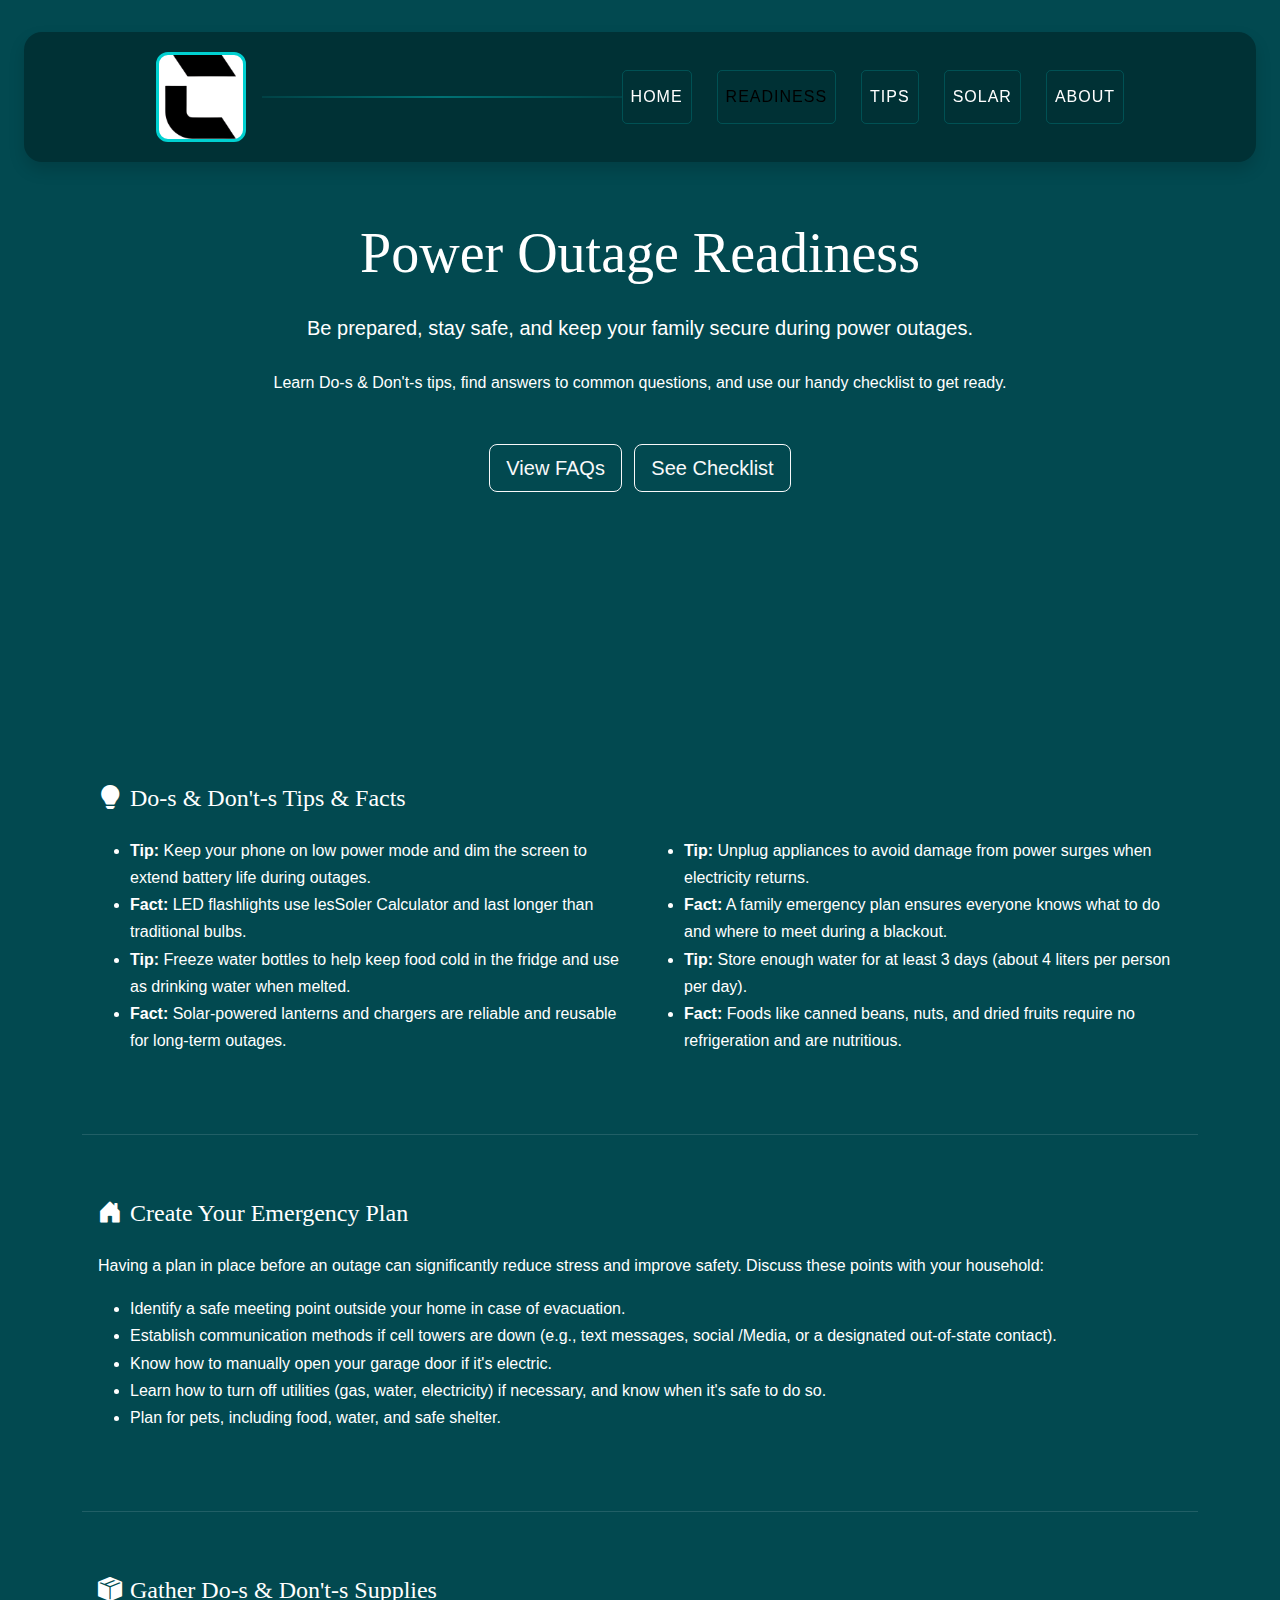
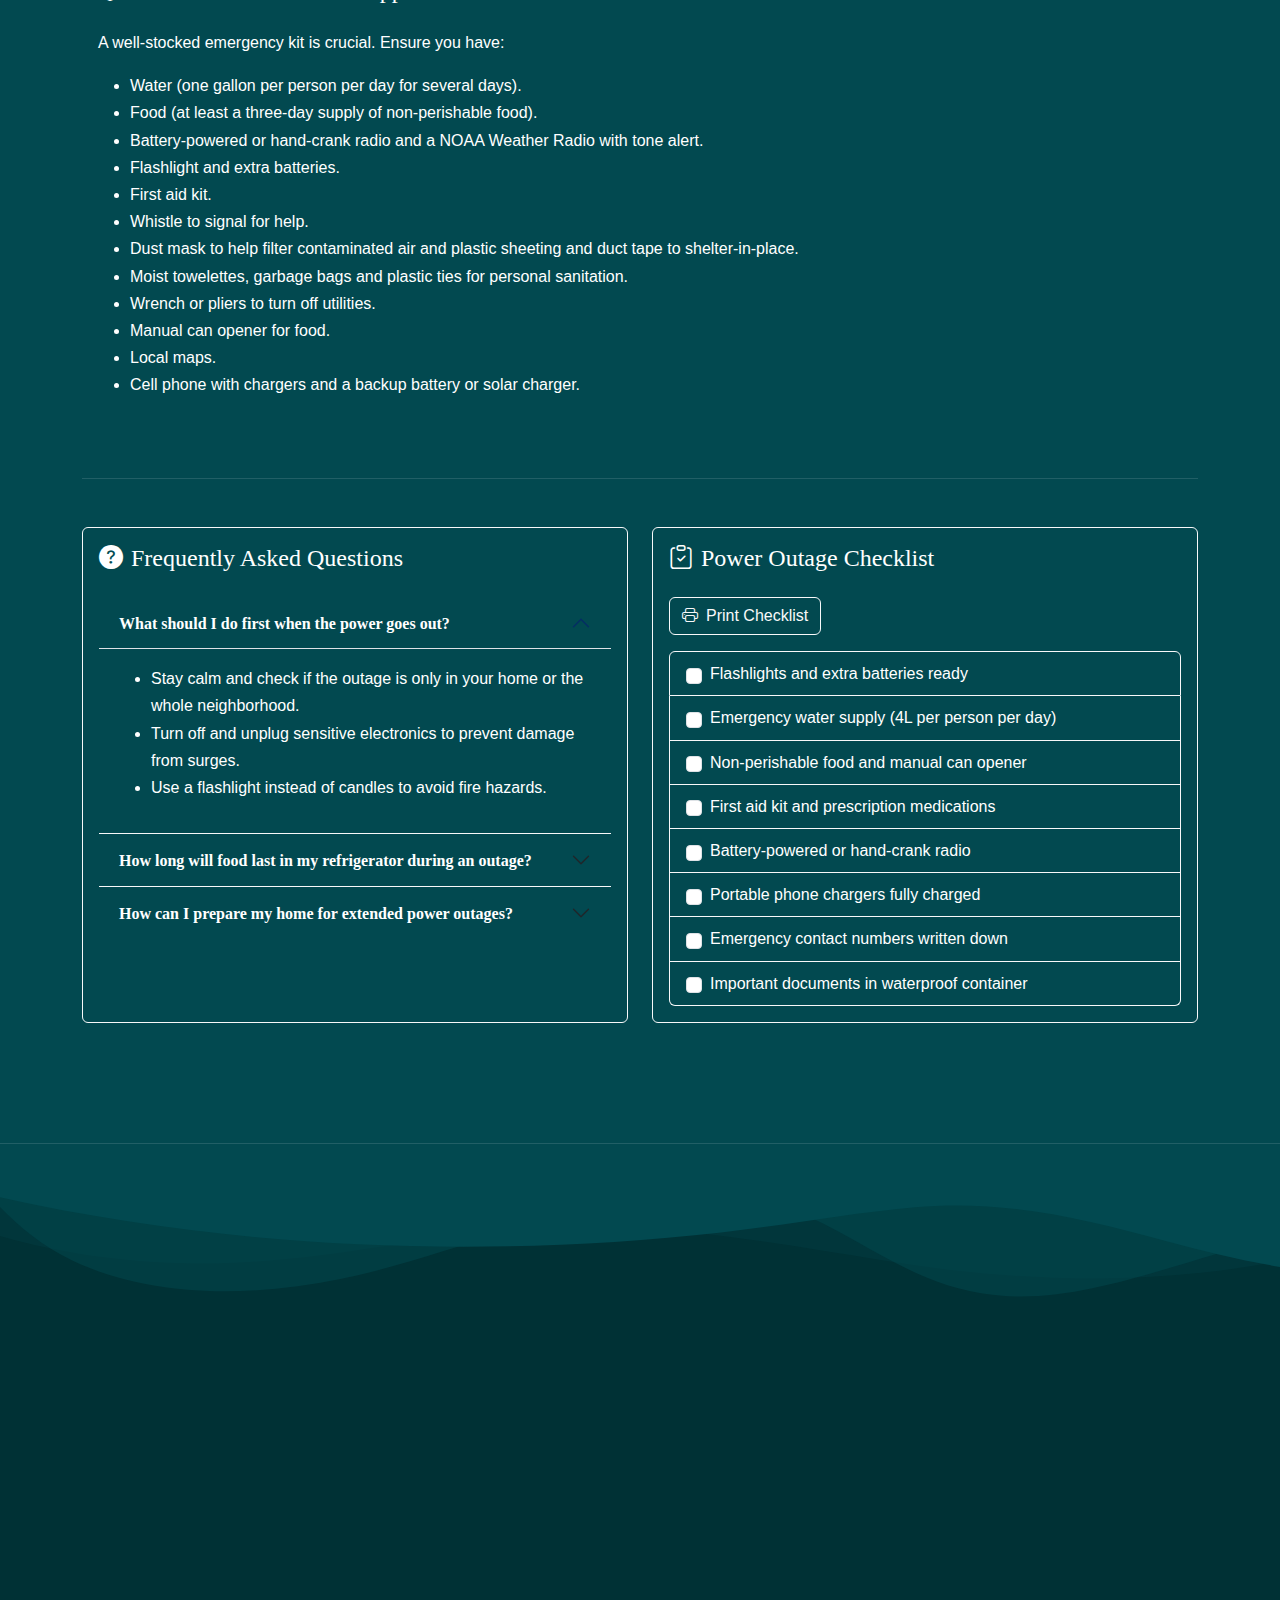
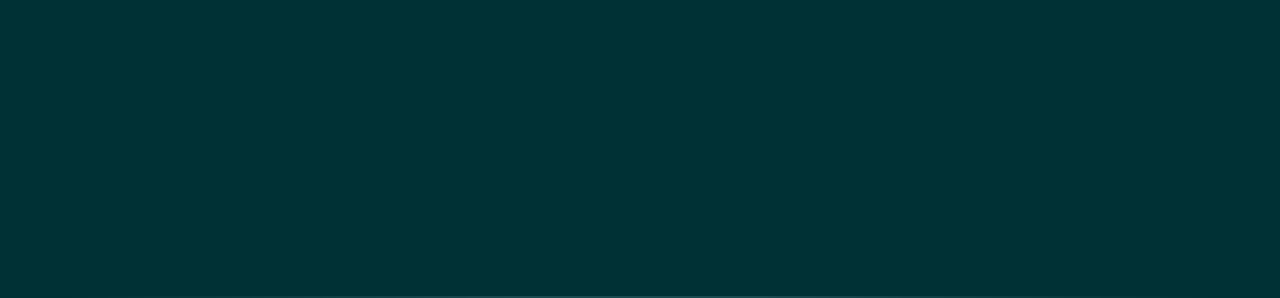
<file: Html/POR.html>
<!DOCTYPE html>
<html lang="en">
<head>
  <meta charset="UTF-8">
  <meta name="viewport" content="width=device-width, initial-scale=1">
  <title>Power Outage Readiness | Citadel</title>
  <!-- Favicon -->
  <link rel="icon" type="image/png" href="../Media/Logo.png">
  <!-- Bootstrap CSS -->
  <link href="https://cdn.jsdelivr.net/npm/bootstrap@5.3.0/dist/css/bootstrap.min.css" rel="stylesheet">
  <!-- Bootstrap Icons -->
  <link href="https://cdn.jsdelivr.net/npm/bootstrap-icons@1.10.5/font/bootstrap-icons.css" rel="stylesheet">
  <!-- Custom CSS -->
  <link rel="stylesheet" href="../Css/Footer.css">
  <link rel="stylesheet" href="../Css/Navbar.css">
  <link rel="stylesheet" href="../Css/index.css">
  <!-- Add a specific CSS file for this page if needed, or add styles to index.css>
  <!-- <link rel="stylesheet" href="POR.css"> -->
</head>
<body>
<nav class="navbar navbar-expand-lg custom-navbar shadow fixed-top">
  <div class="container-fluid">
    <a class="navbar-brand" href="../index.html">
      <img src="../Media/Logo.png" alt="Citadel Foundation Logo" class="logo-img animate__animated animate__fadeIn">
    </a>
    <button class="navbar-toggler border-0" type="button" data-bs-toggle="collapse" data-bs-target="#navbarNav"
            aria-controls="navbarNav" aria-expanded="false" aria-label="Toggle navigation">
      <span class="navbar-toggler-icon"></span>
    </button>
    <div class="faded-line"></div>
    <div class="collapse navbar-collapse justify-content-center" id="navbarNav">
      <ul class="navbar-nav menu-wrapper">
        <li class="nav-item">
          <a class="nav-link menu-box" href="../index.html">Home</a>
        </li>
        <li class="nav-item dropdown">
          <a class="nav-link menu-box dropdown-toggle active" href="#" role="button" data-bs-toggle="dropdown" aria-expanded="false">
            Readiness
          </a>
          <ul class="dropdown-menu dropdown-menu-dark">
            <li><a class="dropdown-item menu-box active" href="POR.html">Power Outage Readiness</a></li>
            <li><a class="dropdown-item menu-box" href="DoAndDont.html">Do & Don't</a></li>
            <li><a class="dropdown-item menu-box" href="SaveEnergy.html">Save Energy</a></li>
          </ul>
        </li>
        <li class="nav-item">
          <a class="nav-link menu-box" href="Tips.html">Tips</a>
        </li>
        <li class="nav-item dropdown">
          <a class="nav-link menu-box dropdown-toggle" href="#" role="button" data-bs-toggle="dropdown" aria-expanded="false">
            Solar
          </a>
          <ul class="dropdown-menu dropdown-menu-dark">
            <li><a class="dropdown-item menu-box" href="Solar_Calc.html">Calculator</a></li>
            <li><a class="dropdown-item menu-box" href="SIG.html">Solar Installation Guide</a></li>
          </ul>
        </li>
        <li class="nav-item">
          <a class="nav-link menu-box" href="Aboutus.html">About</a>
        </li>
      </ul>
    </div>
  </div>
</nav>

<!-- Hero Section -->
<section class="hero-section hero-por text-center text-white pt-navbar-offset">
  <div class="container py-5">
    <h1 class="display-4 mb-4">Power Outage Readiness</h1>
    <p class="lead mb-4">Be prepared, stay safe, and keep your family secure during power outages.</p>
    <p class="mb-5">Learn Do-s & Don't-s tips, find answers to common questions, and use our handy checklist to get ready.</p>
    <a href="#faqAccordion" class="btn btn-outline-light btn-lg me-2 mb-2">View FAQs</a>
    <a href="#checklist" class="btn btn-outline-light btn-lg mb-2">See Checklist</a>
  </div>
</section>

<!-- Main Content -->
<!-- Removed inline background color, assuming it will be handled by external CSS -->
<section class="py-5 main-content-por">
  <div class="container">

    <!-- Tips and Facts Section -->
    <div class="row mb-5">
      <div class="col-12">
        <div class="card bg-transparent border-0">
          <div class="card-body">
            <h2 class="h4 mb-4 text-white"><i class="bi bi-lightbulb-fill me-2"></i>Do-s & Don't-s Tips &amp; Facts</h2>
            <div class="row">
              <div class="col-md-6">
                <ul class="tips-facts-list text-white">
                  <li><strong>Tip:</strong> Keep your phone on low power mode and dim the screen to extend battery life during outages.</li>
                  <li><strong>Fact:</strong> LED flashlights use lesSoler Calculator and last longer than traditional bulbs.</li>
                  <li><strong>Tip:</strong> Freeze water bottles to help keep food cold in the fridge and use as drinking water when melted.</li>
                  <li><strong>Fact:</strong> Solar-powered lanterns and chargers are reliable and reusable for long-term outages.</li>
                </ul>
              </div>
              <div class="col-md-6">
                <ul class="tips-facts-list text-white">
                  <li><strong>Tip:</strong> Unplug appliances to avoid damage from power surges when electricity returns.</li>
                  <li><strong>Fact:</strong> A family emergency plan ensures everyone knows what to do and where to meet during a blackout.</li>
                  <li><strong>Tip:</strong> Store enough water for at least 3 days (about 4 liters per person per day).</li>
                  <li><strong>Fact:</strong> Foods like canned beans, nuts, and dried fruits require no refrigeration and are nutritious.</li>
                </ul>
              </div>
            </div>
          </div>
        </div>
      </div>
    </div>

    <hr class="my-5 text-white-50"> <!-- Added faded line separator -->

    <!-- Emergency Plan Section (New Section) -->
    <div class="row mb-5">
      <div class="col-12">
        <div class="card bg-transparent border-0">
          <div class="card-body">
            <h2 class="h4 mb-4 text-white"><i class="bi bi-house-door-fill me-2"></i>Create Your Emergency Plan</h2>
            <p class="text-white">Having a plan in place before an outage can significantly reduce stress and improve safety. Discuss these points with your household:</p>
            <ul class="tips-facts-list text-white">
              <li>Identify a safe meeting point outside your home in case of evacuation.</li>
              <li>Establish communication methods if cell towers are down (e.g., text messages, social /Media, or a designated out-of-state contact).</li>
              <li>Know how to manually open your garage door if it's electric.</li>
              <li>Learn how to turn off utilities (gas, water, electricity) if necessary, and know when it's safe to do so.</li>
              <li>Plan for pets, including food, water, and safe shelter.</li>
            </ul>
          </div>
        </div>
      </div>
    </div>

    <hr class="my-5 text-white-50"> <!-- Added faded line separator -->

    <!-- Gathering Supplies Section (New Section) -->
    <div class="row mb-5">
      <div class="col-12">
        <div class="card bg-transparent border-0">
          <div class="card-body">
            <h2 class="h4 mb-4 text-white"><i class="bi bi-box-seam-fill me-2"></i>Gather Do-s & Don't-s Supplies</h2>
            <p class="text-white">A well-stocked emergency kit is crucial. Ensure you have:</p>
            <ul class="tips-facts-list text-white">
              <li>Water (one gallon per person per day for several days).</li>
              <li>Food (at least a three-day supply of non-perishable food).</li>
              <li>Battery-powered or hand-crank radio and a NOAA Weather Radio with tone alert.</li>
              <li>Flashlight and extra batteries.</li>
              <li>First aid kit.</li>
              <li>Whistle to signal for help.</li>
              <li>Dust mask to help filter contaminated air and plastic sheeting and duct tape to shelter-in-place.</li>
              <li>Moist towelettes, garbage bags and plastic ties for personal sanitation.</li>
              <li>Wrench or pliers to turn off utilities.</li>
              <li>Manual can opener for food.</li>
              <li>Local maps.</li>
              <li>Cell phone with chargers and a backup battery or solar charger.</li>
            </ul>
          </div>
        </div>
      </div>
    </div>

    <hr class="my-5 text-white-50"> <!-- Added faded line separator -->

    <div class="row">
      <!-- FAQ Section -->
      <div class="col-lg-6 mb-4">
        <div class="card h-100 bg-transparent border-light">
          <div class="card-body">
            <h2 class="h4 mb-4 text-white"><i class="bi bi-question-circle-fill me-2"></i>Frequently Asked Questions</h2>
            <div class="accordion accordion-flush" id="faqAccordion">
              <div class="accordion-item bg-transparent border-light">
                <h2 class="accordion-header" id="headingOne">
                  <button class="accordion-button bg-transparent text-white fw-semibold" type="button" data-bs-toggle="collapse" data-bs-target="#collapseOne" aria-expanded="true" aria-controls="collapseOne">
                    What should I do first when the power goes out?
                  </button>
                </h2>
                <div id="collapseOne" class="accordion-collapse collapse show" aria-labelledby="headingOne" data-bs-parent="#faqAccordion">
                  <div class="accordion-body text-white">
                    <ul>
                      <li>Stay calm and check if the outage is only in your home or the whole neighborhood.</li>
                      <li>Turn off and unplug sensitive electronics to prevent damage from surges.</li>
                      <li>Use a flashlight instead of candles to avoid fire hazards.</li>
                    </ul>
                  </div>
                </div>
              </div>

              <div class="accordion-item bg-transparent border-light">
                <h2 class="accordion-header" id="headingTwo">
                  <button class="accordion-button collapsed bg-transparent text-white fw-semibold" type="button" data-bs-toggle="collapse" data-bs-target="#collapseTwo" aria-expanded="false" aria-controls="collapseTwo">
                    How long will food last in my refrigerator during an outage?
                  </button>
                </h2>
                <div id="collapseTwo" class="accordion-collapse collapse" aria-labelledby="headingTwo" data-bs-parent="#faqAccordion">
                  <div class="accordion-body text-white">
                    <ul>
                      <li>An unopened refrigerator will keep food cold for about 4 hours</li>
                      <li>A full freezer will maintain temperature for about 48 hours</li>
                      <li>A half-full freezer will maintain temperature for about 24 hours</li>
                    </ul>
                  </div>
                </div>
              </div>

              <div class="accordion-item bg-transparent border-light">
                <h2 class="accordion-header" id="headingThree">
                  <button class="accordion-button collapsed bg-transparent text-white fw-semibold" type="button" data-bs-toggle="collapse" data-bs-target="#collapseThree" aria-expanded="false" aria-controls="collapseThree">
                    How can I prepare my home for extended power outages?
                  </button>
                </h2>
                <div id="collapseThree" class="accordion-collapse collapse" aria-labelledby="headingThree" data-bs-parent="#faqAccordion">
                  <div class="accordion-body text-white">
                    <ul>
                      <li>Install a backup generator or solar power system</li>
                      <li>Stock up on non-perishable food and bottled water</li>
                      <li>Have battery-powered or hand-crank emergency radio</li>
                      <li>Keep emergency contact numbers handy</li>
                    </ul>
                  </div>
                </div>
              </div>
            </div>
          </div>
        </div>
      </div>

      <!-- Checklist Section -->
      <div class="col-lg-6 mb-4">
        <div class="card h-100 bg-transparent border-light">
          <div class="card-body">
            <h2 class="h4 mb-4 text-white"><i class="bi bi-clipboard-check me-2"></i>Power Outage Checklist</h2>
            <button class="btn btn-outline-light mb-3" onclick="window.print()"><i class="bi bi-printer me-2"></i>Print Checklist</button>
            <ul class="list-group" id="checklist">
              <li class="list-group-item d-flex align-items-center bg-transparent text-white border-light">
                <input class="form-check-input me-2" type="checkbox" id="chk1">
                <label class="form-check-label" for="chk1">Flashlights and extra batteries ready</label>
              </li>
              <li class="list-group-item d-flex align-items-center bg-transparent text-white border-light">
                <input class="form-check-input me-2" type="checkbox" id="chk2">
                <label class="form-check-label" for="chk2">Emergency water supply (4L per person per day)</label>
              </li>
              <li class="list-group-item d-flex align-items-center bg-transparent text-white border-light">
                <input class="form-check-input me-2" type="checkbox" id="chk3">
                <label class="form-check-label" for="chk3">Non-perishable food and manual can opener</label>
              </li>
              <li class="list-group-item d-flex align-items-center bg-transparent text-white border-light">
                <input class="form-check-input me-2" type="checkbox" id="chk4">
                <label class="form-check-label" for="chk4">First aid kit and prescription medications</label>
              </li>
              <li class="list-group-item d-flex align-items-center bg-transparent text-white border-light">
                <input class="form-check-input me-2" type="checkbox" id="chk5">
                <label class="form-check-label" for="chk5">Battery-powered or hand-crank radio</label>
              </li>
              <li class="list-group-item d-flex align-items-center bg-transparent text-white border-light">
                <input class="form-check-input me-2" type="checkbox" id="chk6">
                <label class="form-check-label" for="chk6">Portable phone chargers fully charged</label>
              </li>
              <li class="list-group-item d-flex align-items-center bg-transparent text-white border-light">
                <input class="form-check-input me-2" type="checkbox" id="chk7">
                <label class="form-check-label" for="chk7">Emergency contact numbers written down</label>
              </li>
              <li class="list-group-item d-flex align-items-center bg-transparent text-white border-light">
                <input class="form-check-input me-2" type="checkbox" id="chk8">
                <label class="form-check-label" for="chk8">Important documents in waterproof container</label>
              </li>
            </ul>
          </div>
        </div>
      </div>
    </div>
  </div>
</section>

<hr class="my-5 text-white-50"> <!-- Added faded line separator before footer -->

<!-- Footer -->
<footer class="footer">
  <div class="custom-shape-divider-top-1745945728">
    <svg data-name="Layer 1" xmlns="http://www.w3.org/2000/svg" viewBox="0 0 1200 120" preserveAspectRatio="none">
      <path d="M0,0V46.29c47.79,22.2,103.59,32.17,158,28,70.36-5.37,136.33-33.31,206.8-37.5C438.64,32.43,512.34,53.67,583,72.05c69.27,18,138.3,24.88,209.4,13.08,36.15-6,69.85-17.84,104.45-29.34C989.49,25,1113-14.29,1200,52.47V0Z" opacity=".25" class="shape-fill"></path>
      <path d="M0,0V15.81C13,36.92,27.64,56.86,47.69,72.05,99.41,111.27,165,111,224.58,91.58c31.15-10.15,60.09-26.07,89.67-39.8,40.92-19,84.73-46,130.83-49.67,36.26-2.85,70.9,9.42,98.6,31.56,31.77,25.39,62.32,62,103.63,73,40.44,10.79,81.35-6.69,119.13-24.28s75.16-39,116.92-43.05c59.73-5.85,113.28,22.88,168.9,38.84,30.2,8.66,59,6.17,87.09-7.5,22.43-10.89,48-26.93,60.65-49.24V0Z" opacity=".5" class="shape-fill"></path>
      <path d="M0,0V5.63C149.93,59,314.09,71.32,475.83,42.57c43-7.64,84.23-20.12,127.61-26.46,59-8.63,112.48,12.24,165.56,35.4C827.93,77.22,886,95.24,951.2,90c86.53-7,172.46-45.71,248.8-84.81V0Z" class="shape-fill"></path>
    </svg>
  </div>
  <div class="container">
    <div class="row gy-4">
      <div class="col-12 col-md-4">
        <h5 class="footer-title">Citadel Foundation</h5>
        <p>
          Shaping a new standard for power outage readiness through practical solutions,
          energy awareness, and sustainable systems designed for vulnerable
          and resource-limited communities.
        </p>
        <ul class="list-unstyled mt-3">
          <li><strong>Registered Charity No:</strong> 2024-001234</li>
          <li><strong>Founded:</strong> 2022</li>
          <li><strong>Founder:</strong> J.P Watt</li>
        </ul>
      </div>
      <div class="col-6 col-md-2">
        <h5 class="footer-title">Quick Links</h5>
        <ul class="list-unstyled">
          <li><a href="POR.html" class="footer-link">Readiness</a></li>
          <li><a href="Tips.html" class="footer-link">Energy Tips</a></li>
          <li><a href="DoAndDont.html" class="footer-link">Do-s & Don't-s</a></li>
          <li><a href="Aboutus.html" class="footer-link">About Us</a></li>
        </ul>
      </div>
      <div class="col-12 col-md-4">
        <h5 class="footer-title">Contact Us</h5>
        <p class="mb-1">Sao San Tun Road, Kyaung Gyi Su Quarter, Taunggyi, Southern Shan State, Myanmar</p>
        <p class="mb-1">Email: <a href="mailto:citadelmm@outlook.com" class="text-info hover-link">citadelmm@outlook.com</a></p>
        <p>Phone: <a href="tel:+950940268551" class="text-info hover-link">+95 0940268551</a>, <a href="tel:+9509428322904" class="text-info hover-link">+95 09428322904</a></p>
        <div class="social-icons mt-3">
          <a href="https://facebook.com/citadelmm" target="_blank" rel="noopener" class="social-icon"><i class="bi bi-facebook"></i></a>
          <a href="https://twitter.com/citadelmm" target="_blank" rel="noopener" class="social-icon"><i class="bi bi-twitter"></i></a>
          <a href="https://linkedin.com/company/citadelmm" target="_blank" rel="noopener" class="social-icon"><i class="bi bi-linkedin"></i></a>
          <a href="https://instagram.com/citadelmm" target="_blank" rel="noopener" class="social-icon"><i class="bi bi-instagram"></i></a>
        </div>
      </div>
    </div>
    <div class="footer-bottom text-center">
      <div class="container">
        &copy; 2025 www.edusn.co.uk. All rights reserved. Developed by EDUSN.
      </div>
    </div>
  </div>
</footer>

<!-- Bootstrap JS Bundle -->
<script src="https://cdn.jsdelivr.net/npm/bootstrap@5.3.0/dist/js/bootstrap.bundle.min.js"></script>
<!-- FAQ Accordion Script -->
<script>
  // Navbar scroll effect
  window.addEventListener('scroll', function() {
    const navbar = document.querySelector('.custom-navbar');
    if (window.scrollY > 50) {
      navbar.classList.add('scrolled');
    } else {
      navbar.classList.remove('scrolled');
    }
  });
</script>
</body>
</html>
</file>
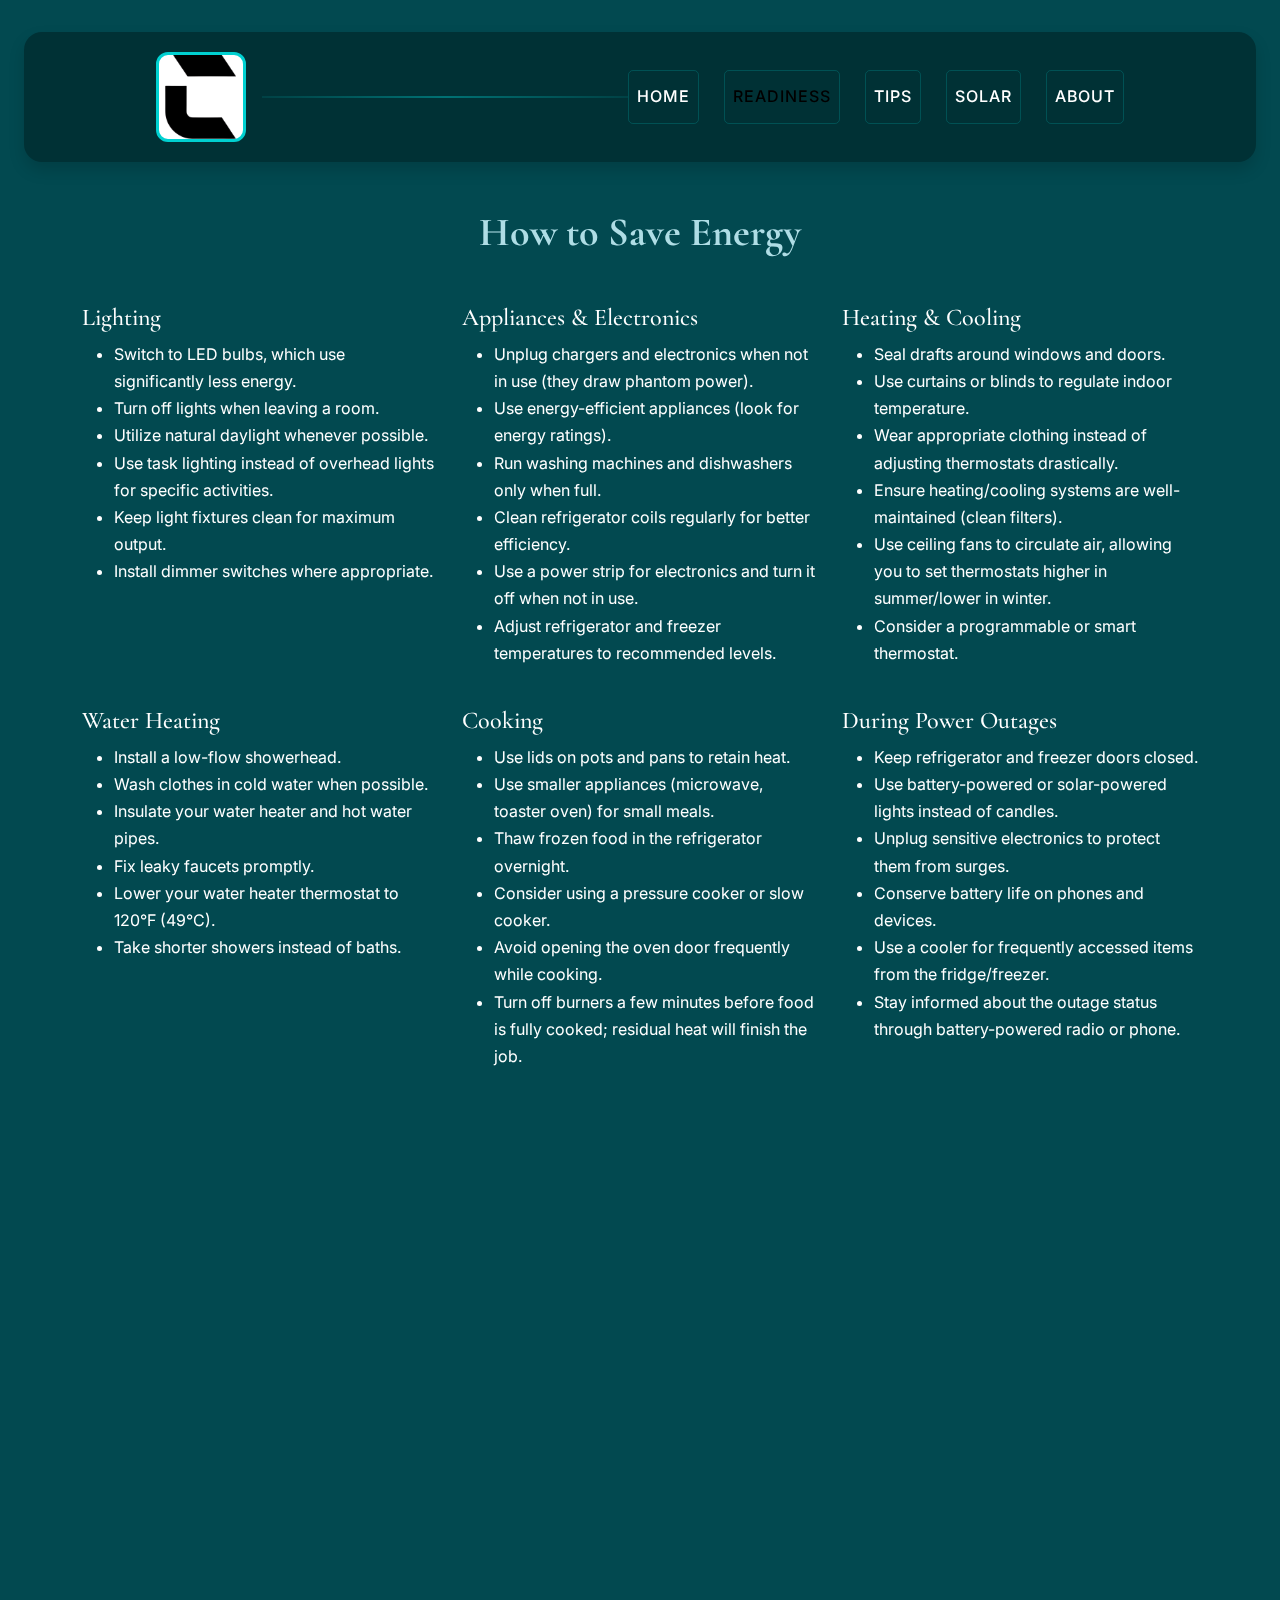
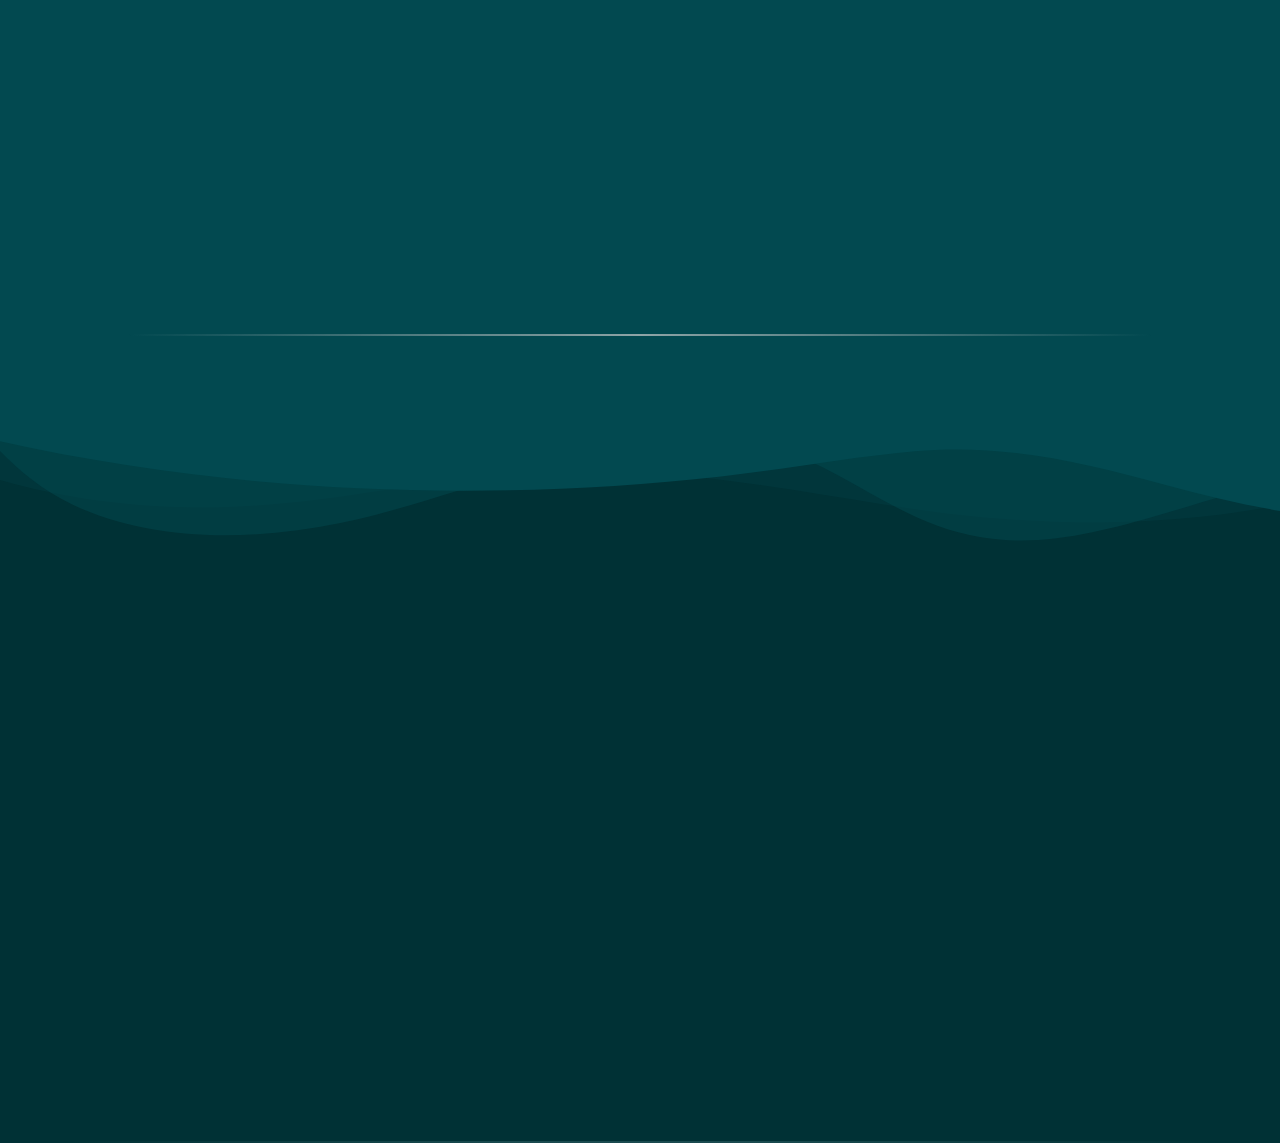
<file: Html/SaveEnergy.html>
<!DOCTYPE html>
<html lang="en">
<head>
  <meta charset="UTF-8">
  <meta name="viewport" content="width=device-width, initial-scale=1.0">
  <meta name="description" content="Learn practical tips and strategies to save energy during power outages and in daily life.">
  <meta name="keywords" content="save energy, energy saving tips, power outage, energy efficiency, Citadel Foundation">
  <title>How to Save Energy | Citadel</title>
  <!-- Favicon -->
  <link rel="icon" type="image/png" href="../Media/Logo.png">
  <!-- Bootstrap CSS -->
  <link href="https://cdn.jsdelivr.net/npm/bootstrap@5.3.0/dist/css/bootstrap.min.css" rel="stylesheet">
  <!-- Bootstrap Icons -->
  <link href="https://cdn.jsdelivr.net/npm/bootstrap-icons@1.10.5/font/bootstrap-icons.css" rel="stylesheet">
  <!-- Google Fonts -->
  <link href="https://fonts.googleapis.com/css2?family=Cormorant+Garamond:wght@700&family=Inter:wght@300;400;500;600&display=swap" rel="stylesheet">
  <!-- Custom CSS -->
  <link rel="stylesheet" href="../Css/Navbar.css">
  <link rel="stylesheet" href="../Css/index.css"> <!-- Using index.css for background/general styles -->
  <link rel="stylesheet" href="../Css/Footer.css">
  <!-- Animate.css -->
  <link rel="stylesheet" href="https://cdnjs.cloudflare.com/ajax/libs/animate.css/4.1.1/animate.min.css">
  <!-- AOS Library -->
  <link href="https://unpkg.com/aos@2.3.1/dist/aos.js"></script>
  <link href="https://unpkg.com/aos@2.3.1/dist/aos.css" rel="stylesheet">

</head>
<body>

  <!-- Navbar -->
  <nav class="navbar navbar-expand-lg custom-navbar shadow fixed-top">
    <div class="container-fluid">
      <a class="navbar-brand" href="../index.html">
        <img src="../Media/Logo.png" alt="Citadel Foundation Logo" class="logo-img animate__animated animate__fadeIn">
      </a>
      <button class="navbar-toggler border-0" type="button" data-bs-toggle="collapse" data-bs-target="#navbarNav"
              aria-controls="navbarNav" aria-expanded="false" aria-label="Toggle navigation">
        <span class="navbar-toggler-icon"></span>
      </button>
      <div class="faded-line"></div>
      <div class="collapse navbar-collapse justify-content-center" id="navbarNav">
        <ul class="navbar-nav menu-wrapper">
          <li class="nav-item">
            <a class="nav-link menu-box" href="../index.html">Home</a>
          </li>
          <li class="nav-item dropdown">
            <a class="nav-link menu-box dropdown-toggle active" href="#" role="button" data-bs-toggle="dropdown" aria-expanded="false">
              Readiness
            </a>
            <ul class="dropdown-menu dropdown-menu-dark">
              <li><a class="dropdown-item menu-box" href="POR.html">Power Outage Readiness</a></li>
              <li><a class="dropdown-item menu-box" href="DoAndDont.html">Do & Don't</a></li>
              <li><a class="dropdown-item menu-box active" href="SaveEnergy.html">Save Energy</a></li>
            </ul>
          </li>
          <li class="nav-item">
            <a class="nav-link menu-box" href="Tips.html">Tips</a>
          </li>
          <li class="nav-item dropdown">
            <a class="nav-link menu-box dropdown-toggle" href="#" role="button" data-bs-toggle="dropdown" aria-expanded="false">
              Solar
            </a>
            <ul class="dropdown-menu dropdown-menu-dark">
              <li><a class="dropdown-item menu-box" href="Solar_Calc.html">Calculator</a></li>
              <li><a class="dropdown-item menu-box" href="SIG.html">Solar Installation Guide</a></li>
            </ul>
          </li>
          <li class="nav-item">
            <a class="nav-link menu-box" href="Aboutus.html">About</a>
          </li>
        </ul>
      </div>
    </div>
  </nav>

  <!-- Main Content Section - Pushed down with mt-5 -->
  <section class="py-5 mt-5 main-content-section" data-aos="fade-up">
    <div class="container">

<h1 class="text-center mb-5" style="color: #AFDDE5; font-family: 'Cormorant Garamond', serif; font-weight: 700; margin-top: 7rem;">How to Save Energy</h1>

      <div class="row g-4">
        <div class="col-md-6 col-lg-4" data-aos="fade-up" data-aos-delay="100">
          <div class="energy-tip-card">
            <h4>Lighting</h4>
            <ul>
              <li>Switch to LED bulbs, which use significantly less energy.</li>
              <li>Turn off lights when leaving a room.</li>
              <li>Utilize natural daylight whenever possible.</li>
              <li>Use task lighting instead of overhead lights for specific activities.</li>
              <li>Keep light fixtures clean for maximum output.</li>
              <li>Install dimmer switches where appropriate.</li>
            </ul>
          </div>
        </div>

        <div class="col-md-6 col-lg-4" data-aos="fade-up" data-aos-delay="200">
          <div class="energy-tip-card">
            <h4>Appliances & Electronics</h4>
            <ul>
              <li>Unplug chargers and electronics when not in use (they draw phantom power).</li>
              <li>Use energy-efficient appliances (look for energy ratings).</li>
              <li>Run washing machines and dishwashers only when full.</li>
              <li>Clean refrigerator coils regularly for better efficiency.</li>
              <li>Use a power strip for electronics and turn it off when not in use.</li>
              <li>Adjust refrigerator and freezer temperatures to recommended levels.</li>
            </ul>
          </div>
        </div>

        <div class="col-md-6 col-lg-4" data-aos="fade-up" data-aos-delay="300">
          <div class="energy-tip-card">
            <h4>Heating & Cooling</h4>
            <ul>
              <li>Seal drafts around windows and doors.</li>
              <li>Use curtains or blinds to regulate indoor temperature.</li>
              <li>Wear appropriate clothing instead of adjusting thermostats drastically.</li>
              <li>Ensure heating/cooling systems are well-maintained (clean filters).</li>
              <li>Use ceiling fans to circulate air, allowing you to set thermostats higher in summer/lower in winter.</li>
              <li>Consider a programmable or smart thermostat.</li>
            </ul>
          </div>
        </div>

        <div class="col-md-6 col-lg-4" data-aos="fade-up" data-aos-delay="100">
            <div class="energy-tip-card">
              <h4>Water Heating</h4>
              <ul>
                <li>Install a low-flow showerhead.</li>
                <li>Wash clothes in cold water when possible.</li>
                <li>Insulate your water heater and hot water pipes.</li>
                <li>Fix leaky faucets promptly.</li>
                <li>Lower your water heater thermostat to 120°F (49°C).</li>
                <li>Take shorter showers instead of baths.</li>
              </ul>
            </div>
          </div>

          <div class="col-md-6 col-lg-4" data-aos="fade-up" data-aos-delay="200">
            <div class="energy-tip-card">
              <h4>Cooking</h4>
              <ul>
                <li>Use lids on pots and pans to retain heat.</li>
                <li>Use smaller appliances (microwave, toaster oven) for small meals.</li>
                <li>Thaw frozen food in the refrigerator overnight.</li>
                <li>Consider using a pressure cooker or slow cooker.</li>
                <li>Avoid opening the oven door frequently while cooking.</li>
                <li>Turn off burners a few minutes before food is fully cooked; residual heat will finish the job.</li>
              </ul>
            </div>
          </div>

          <div class="col-md-6 col-lg-4" data-aos="fade-up" data-aos-delay="300">
            <div class="energy-tip-card">
              <h4>During Power Outages</h4>
              <ul>
                <li>Keep refrigerator and freezer doors closed.</li>
                <li>Use battery-powered or solar-powered lights instead of candles.</li>
                <li>Unplug sensitive electronics to protect them from surges.</li>
                <li>Conserve battery life on phones and devices.</li>
                <li>Use a cooler for frequently accessed items from the fridge/freezer.</li>
                <li>Stay informed about the outage status through battery-powered radio or phone.</li>
              </ul>
            </div>
          </div>
      </div>

      <div class="text-center mt-5" data-aos="fade-up" data-aos-delay="400">
          <p class="lead" style="color: #fff;">Implementing these simple tips can significantly reduce your energy consumption, lower your bills, and help you stay prepared for unexpected outages.</p>
      </div>

    </div>
  </section>

  <!-- New Section: Behavioral Changes & Habits -->
  <section class="py-5" data-aos="fade-up">
      <div class="container">
          <h2 class="text-center mb-5" style="color: #AFDDE5; font-family: 'Cormorant Garamond', serif; font-weight: 700;">Simple Behavioral Changes for Energy Saving</h2>
          <div class="row justify-content-center">
              <div class="col-lg-8">
                  <div class="energy-tip-card">
                      <p>Small changes in daily habits can lead to significant energy savings over time. Incorporate these practices into your routine:</p>
                      <ul>
                          <li>Turn off and unplug electronics completely when not in use, rather than leaving them on standby.</li>
                          <li>Use natural ventilation by opening windows and doors when the weather permits, instead of relying solely on AC or fans.</li>
                          <li>Plan and combine errands to reduce travel time and fuel consumption.</li>
                          <li>Reduce screen time on computers, TVs, and phones, which consume electricity.</li>
                          <li>Opt for stairs instead of elevators whenever possible.</li>
                          <li>Read physical books or e-readers with low power consumption instead of backlit tablets for leisure reading.</li>
                          <li>Maintain a regular schedule for appliance use (e.g., laundry, dishwashing) to potentially take advantage of off-peak hours if applicable in your area.</li>
                      </ul>
                  </div>
              </div>
          </div>
      </div>
  </section>


  <div class="faded-separator"></div>

  <!-- Footer -->
  <footer class="footer">
    <div class="custom-shape-divider-top-1745945728">
      <svg data-name="Layer 1" xmlns="http://www.w3.org/2000/svg" viewBox="0 0 1200 120" preserveAspectRatio="none">
        <path d="M0,0V46.29c47.79,22.2,103.59,32.17,158,28,70.36-5.37,136.33-33.31,206.8-37.5C438.64,32.43,512.34,53.67,583,72.05c69.27,18,138.3,24.88,209.4,13.08,36.15-6,69.85-17.84,104.45-29.34C989.49,25,1113-14.29,1200,52.47V0Z" opacity=".25" class="shape-fill"></path>
        <path d="M0,0V15.81C13,36.92,27.64,56.86,47.69,72.05,99.41,111.27,165,111,224.58,91.58c31.15-10.15,60.09-26.07,89.67-39.8,40.92-19,84.73-46,130.83-49.67,36.26-2.85,70.9,9.42,98.6,31.56,31.77,25.39,62.32,62,103.63,73,40.44,10.79,81.35-6.69,119.13-24.28s75.16-39,116.92-43.05c59.73-5.85,113.28,22.88,168.9,38.84,30.2,8.66,59,6.17,87.09-7.5,22.43-10.89,48-26.93,60.65-49.24V0Z" opacity=".5" class="shape-fill"></path>
        <path d="M0,0V5.63C149.93,59,314.09,71.32,475.83,42.57c43-7.64,84.23-20.12,127.61-26.46,59-8.63,112.48,12.24,165.56,35.4C827.93,77.22,886,95.24,951.2,90c86.53-7,172.46-45.71,248.8-84.81V0Z" class="shape-fill"></path>
      </svg>
    </div>
    <div class="container">
      <div class="row gy-4">
        <div class="col-12 col-md-4">
          <h5 class="footer-title">Citadel Foundation</h5>
          <p>
            Shaping a new standard for power outage readiness through practical solutions,
            energy awareness, and sustainable systems designed for vulnerable
            and resource-limited communities.
          </p>
          <ul class="list-unstyled mt-3">
            <li><strong>Registered Charity No:</strong> 2024-001234</li>
            <li><strong>Founded:</strong> 2022</li>
            <li><strong>Founder:</strong> J.P Watt</li>
          </ul>
        </div>
        <div class="col-6 col-md-2">
          <h5 class="footer-title">Quick Links</h5>
          <ul class="list-unstyled">
            <li><a href="POR.html" class="footer-link">Readiness</a></li>
            <li><a href="Tips.html" class="footer-link">Energy Tips</a></li>
            <li><a href="DoAndDont.html" class="footer-link">Do-s & Don't-s</a></li>
            <li><a href="Aboutus.html" class="footer-link">About Us</a></li>
          </ul>
        </div>
        <div class="col-12 col-md-4">
          <h5 class="footer-title">Contact Us</h5>
          <p class="mb-1">Sao San Tun Road, Kyaung Gyi Su Quarter, Taunggyi, Southern Shan State, Myanmar</p>
          <p class="mb-1">Email: <a href="mailto:citadelmm@outlook.com" class="text-info hover-link">citadelmm@outlook.com</a></p>
          <p>Phone: <a href="tel:+950940268551" class="text-info hover-link">+95 0940268551</a>, <a href="tel:+9509428322904" class="text-info hover-link">+95 09428322904</a></p>
          <div class="social-icons mt-3">
            <a href="https://facebook.com/citadelmm" target="_blank" rel="noopener" class="social-icon"><i class="bi bi-facebook"></i></a>
            <a href="https://twitter.com/citadelmm" target="_blank" rel="noopener" class="social-icon"><i class="bi bi-twitter"></i></a>
            <a href="https://linkedin.com/company/citadelmm" target="_blank" rel="noopener" class="social-icon"><i class="bi bi-linkedin"></i></a>
            <a href="https://instagram.com/citadelmm" target="_blank" rel="noopener" class="social-icon"><i class="bi bi-instagram"></i></a>
          </div>
        </div>
      </div>
      <div class="footer-bottom text-center">
        <div class="container">
          &copy; 2025 www.citadel.mm.com All rights reserved. Developed by CITADEL.
        </div>
      </div>
    </div>
  </footer>

  <!-- Bootstrap JS Bundle -->
  <script src="https://cdn.jsdelivr.net/npm/bootstrap@5.3.0/dist/js/bootstrap.bundle.min.js"></script>
  <script src="https://unpkg.com/aos@2.3.1/dist/aos.js"></script>
  <script>
    AOS.init({
      duration: 1000,
      once: true,
      offset: 100
    });

    // Navbar Scroll Effect
    window.addEventListener('scroll', function() {
      const navbar = document.querySelector('.custom-navbar');
      if (window.scrollY > 50) {
        navbar.classList.add('scrolled');
      } else {
        navbar.classList.remove('scrolled');
      }
    });

    // Add smooth scrolling to all links
    document.querySelectorAll('a[href^="#"]').forEach(anchor => {
      anchor.addEventListener('click', function (e) {
        e.preventDefault();
        document.querySelector(this.getAttribute('href')).scrollIntoView({
          behavior: 'smooth'
        });
      });
    });
  </script>

</body>
</html>
</file>
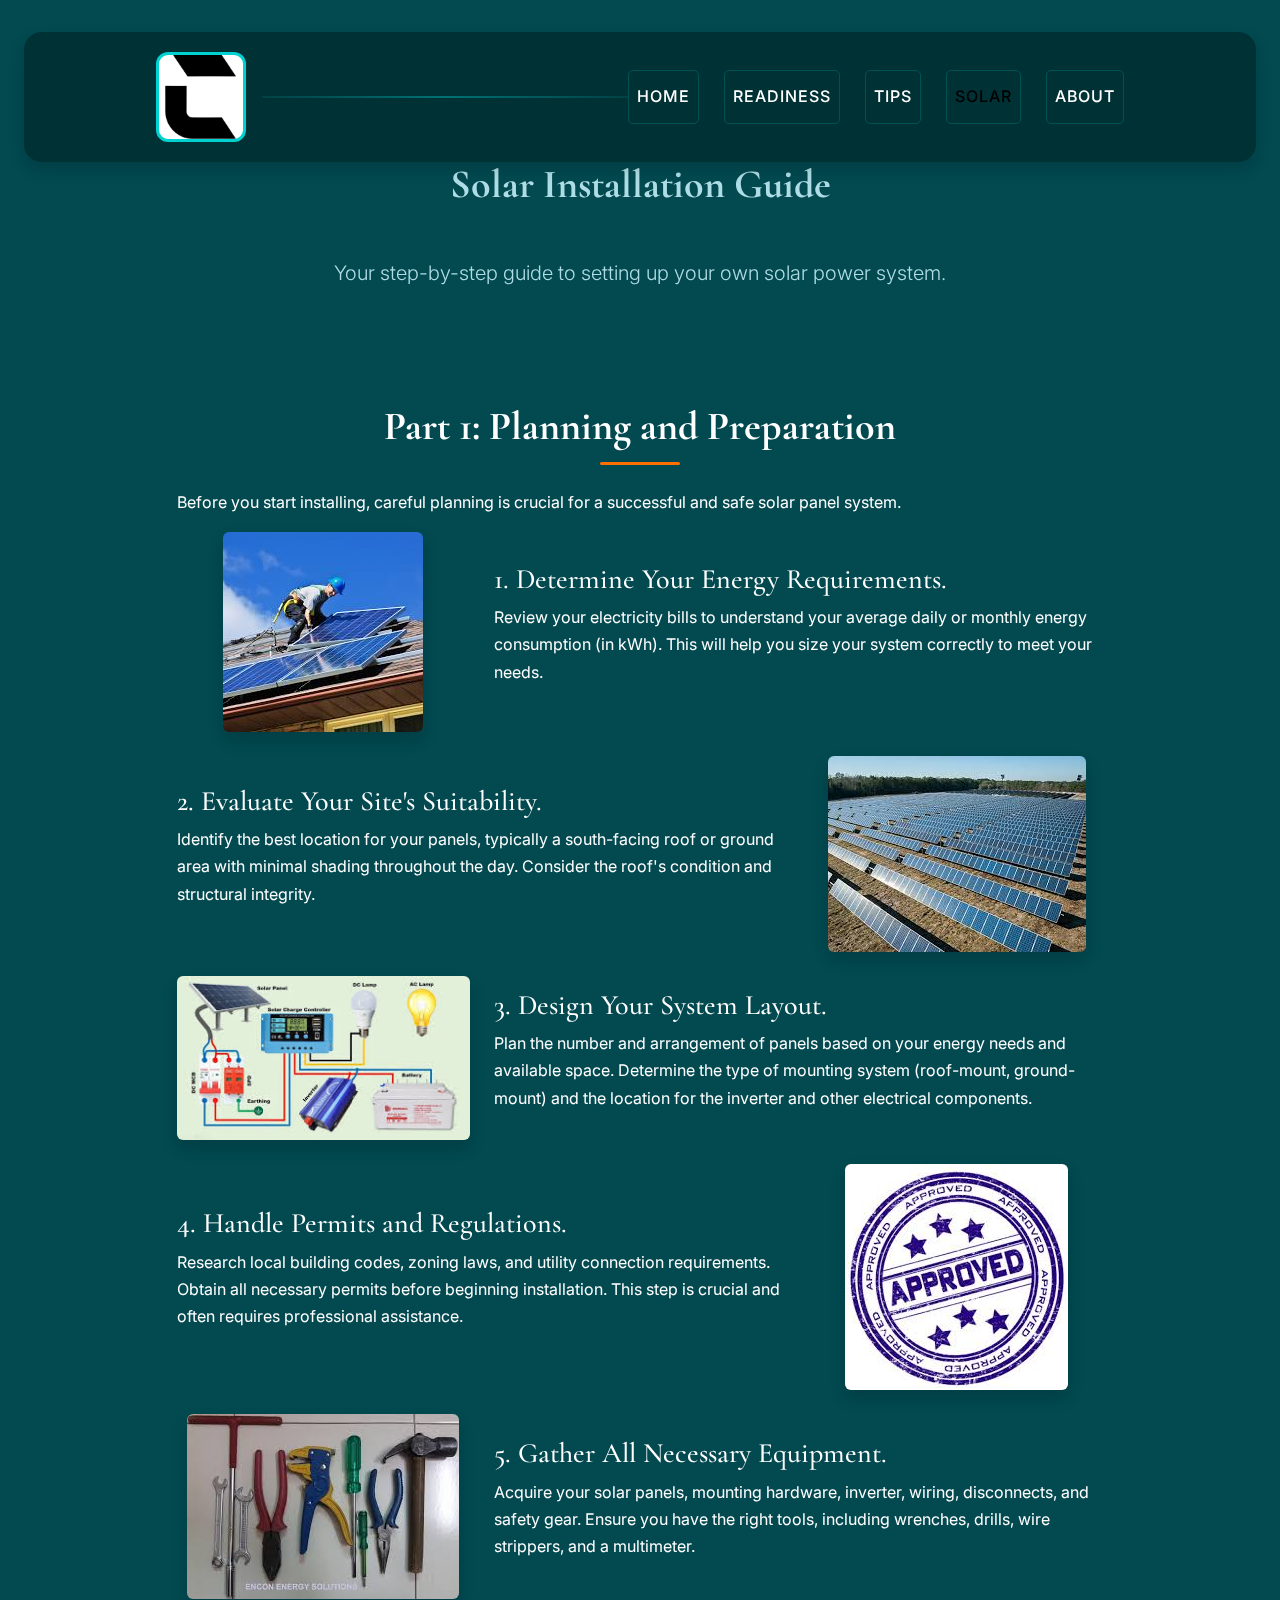
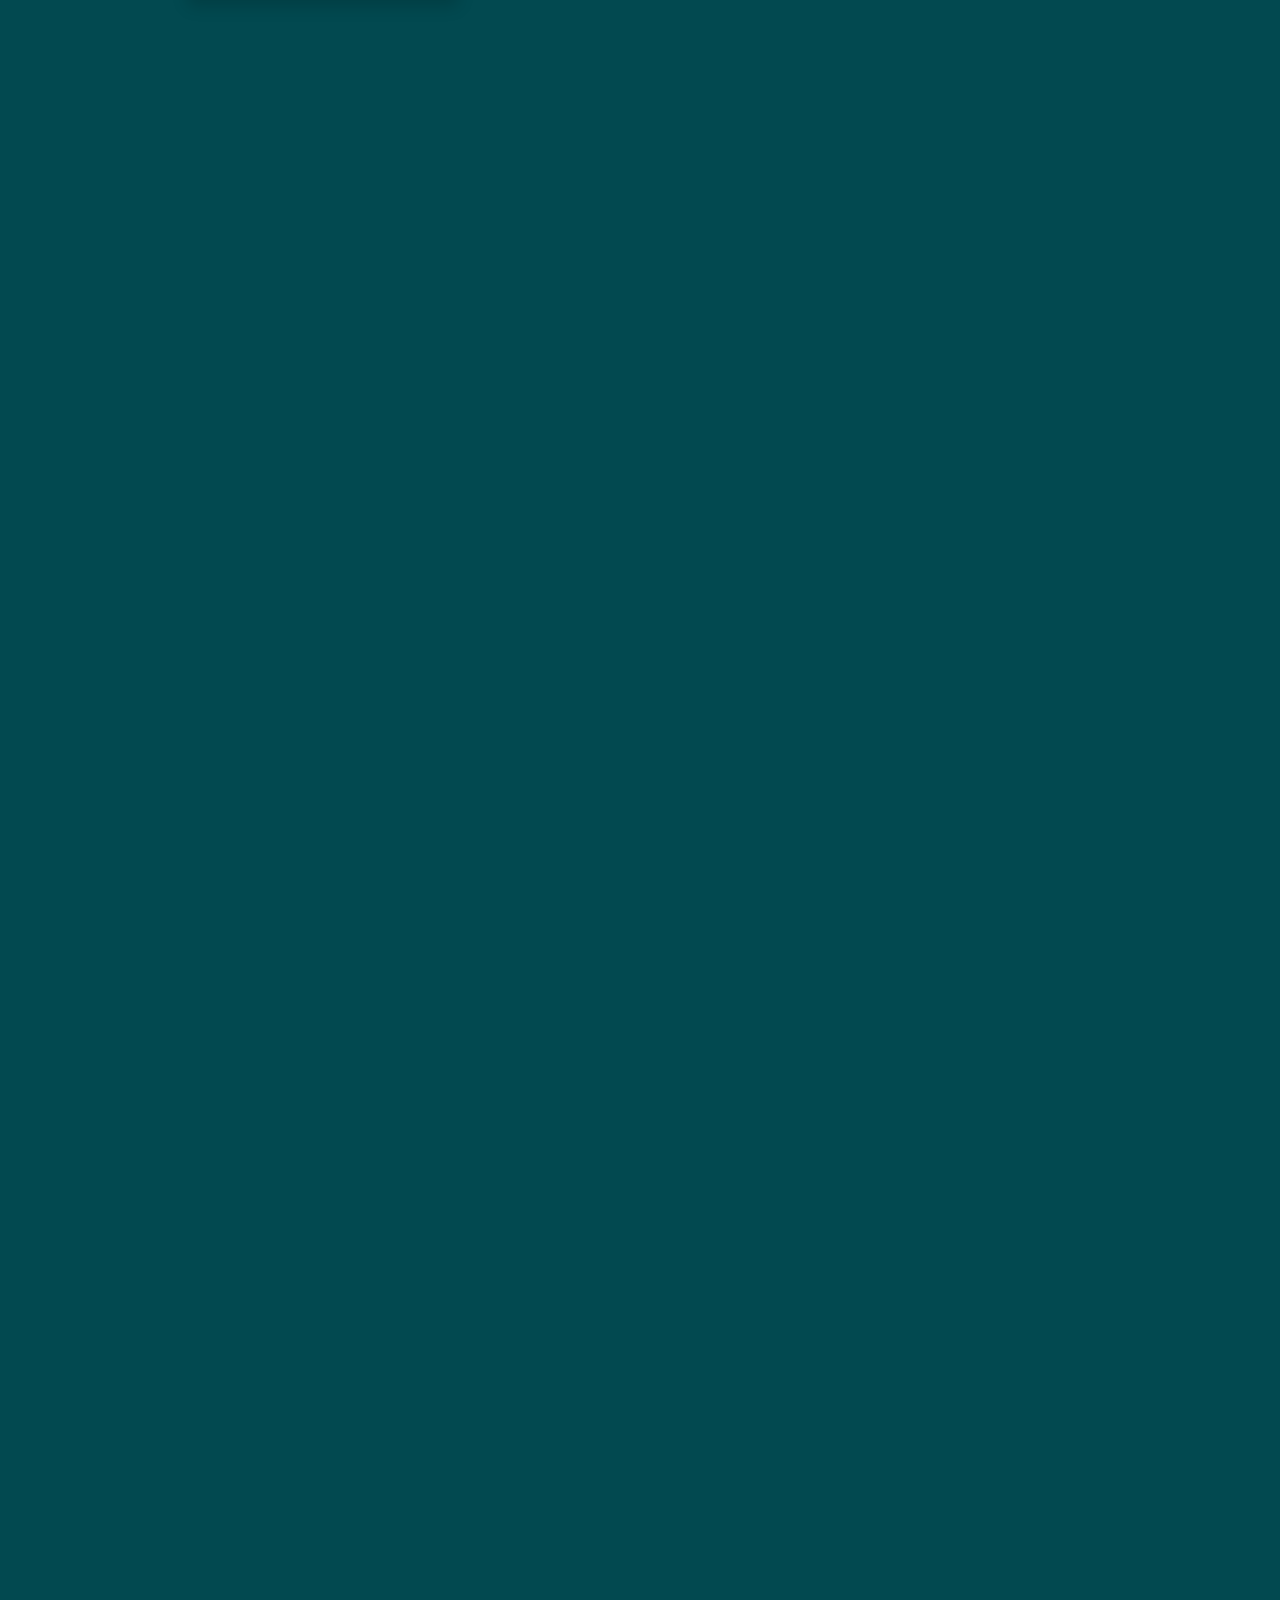
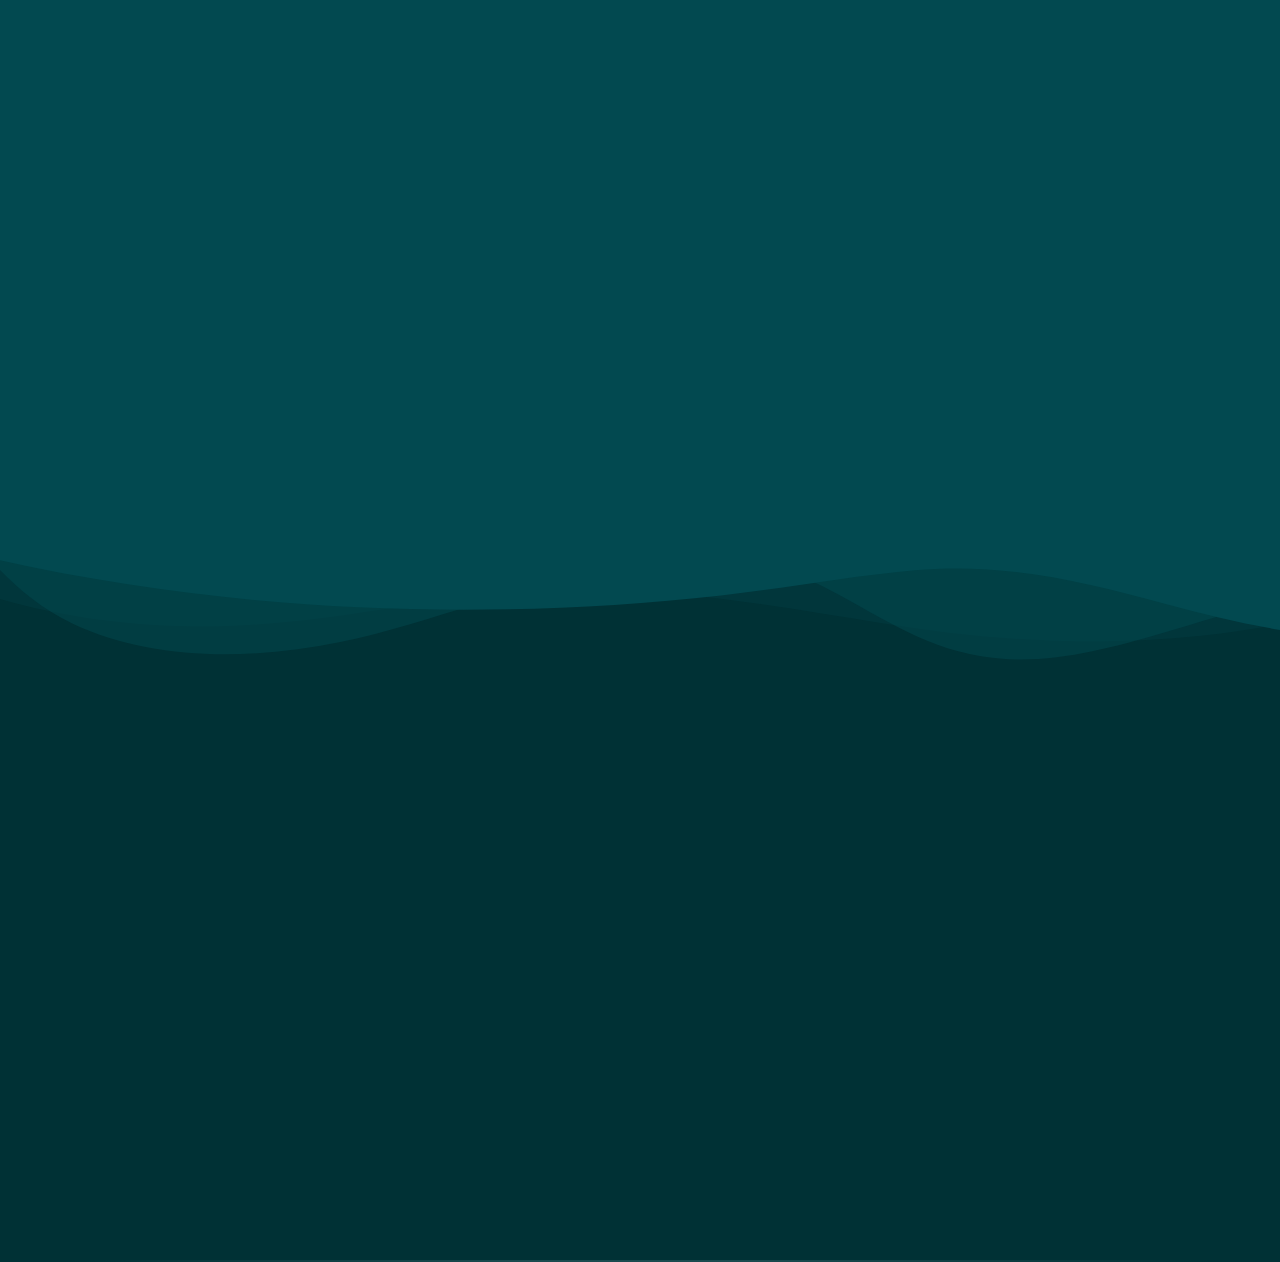
<file: Html/SIG.html>
<!DOCTYPE html>
<html lang="en">
<head>
  <meta charset="UTF-8">
  <meta name="viewport" content="width=device-width, initial-scale=1.0">
  <meta name="description" content="A step-by-step guide to installing solar panels for your home or business.">
  <meta name="keywords" content="solar installation, solar panels, DIY solar, solar guide, renewable energy, Citadel Foundation">
  <title>Solar Installation Guide | Citadel</title>
  <!-- Favicon -->
  <link rel="icon" type="image/png" href="../Media/Logo.png">
  <!-- Bootstrap CSS -->
  <link href="https://cdn.jsdelivr.net/npm/bootstrap@5.3.0/dist/css/bootstrap.min.css" rel="stylesheet">
  <!-- Bootstrap Icons -->
  <link href="https://cdn.jsdelivr.net/npm/bootstrap-icons@1.10.5/font/bootstrap-icons.css" rel="stylesheet">
  <!-- Google Fonts -->
  <link href="https://fonts.googleapis.com/css2?family=Cormorant+Garamond:wght@700&family=Inter:wght@300;400;500;600&display=swap" rel="stylesheet">
  <!-- Custom CSS -->
  <link rel="stylesheet" href="../Css/Navbar.css">
  <link rel="stylesheet" href="../Css/index.css"> <!-- Using index.css for background/general styles -->
  <link rel="stylesheet" href="../Css/Footer.css">
  <!-- Animate.css -->
  <link rel="stylesheet" href="https://cdnjs.cloudflare.com/ajax/libs/animate.css/4.1.1/animate.min.css">
  <!-- AOS Library -->
  <link href="https://unpkg.com/aos@2.3.1/dist/aos.css" rel="stylesheet">
</head>
<body>

  <!-- Navbar -->
  <nav class="navbar navbar-expand-lg custom-navbar shadow fixed-top">
    <div class="container-fluid">
      <a class="navbar-brand" href="../index.html">
        <img src="../Media/Logo.png" alt="Citadel Foundation Logo" class="logo-img animate__animated animate__fadeIn">
      </a>
      <button class="navbar-toggler border-0" type="button" data-bs-toggle="collapse" data-bs-target="#navbarNav"
              aria-controls="navbarNav" aria-expanded="false" aria-label="Toggle navigation">
        <span class="navbar-toggler-icon"></span>
      </button>
      <div class="faded-line"></div>
      <div class="collapse navbar-collapse justify-content-center" id="navbarNav">
        <ul class="navbar-nav menu-wrapper">
          <li class="nav-item">
            <a class="nav-link menu-box" href="../index.html">Home</a>
          </li>
          <li class="nav-item dropdown">
            <a class="nav-link menu-box dropdown-toggle" href="#" role="button" data-bs-toggle="dropdown" aria-expanded="false">
              Readiness
            </a>
            <ul class="dropdown-menu dropdown-menu-dark">
              <li><a class="dropdown-item menu-box" href="POR.html">Power Outage Readiness</a></li>
              <li><a class="dropdown-item menu-box" href="DoAndDont.html">Do & Don't</a></li>
              <li><a class="dropdown-item menu-box" href="SaveEnergy.html">Save Energy</a></li>
            </ul>
          </li>
          <li class="nav-item">
            <a class="nav-link menu-box" href="Tips.html">Tips</a>
          </li>
          <li class="nav-item dropdown">
            <a class="nav-link menu-box dropdown-toggle active" href="#" role="button" data-bs-toggle="dropdown" aria-expanded="false">
              Solar
            </a>
            <ul class="dropdown-menu dropdown-menu-dark">
              <li><a class="dropdown-item menu-box" href="Solar_Calc.html">Calculator</a></li>
              <li><a class="dropdown-item menu-box active" href="SIG.html">Solar Installation Guide</a></li>
            </ul>
          </li>
          <li class="nav-item">
            <a class="nav-link menu-box" href="Aboutus.html">About</a>
          </li>
        </ul>
      </div>
    </div>
  </nav>

  <!-- Hero Section -->
  <section class="hero-solar text-center pt-navbar-offset py-5" data-aos="fade-in">
    <div class="container">
        <h1 class="text-center mb-5" style="color: #AFDDE5; font-family: 'Cormorant Garamond', serif; font-weight: 700; margin-top: 7rem;">Solar Installation Guide</h1>
      <p class="lead animate__animated animate__fadeInUp" style="color: #AFDDE5;">Your step-by-step guide to setting up your own solar power system.</p>
    </div>
  </section>

  <!-- Main Content Section -->
  <section class="py-5 main-content-section">
    <div class="container">
      <div class="row">
        <div class="col-lg-10 offset-lg-1">

          <div class="guide-section mb-5" data-aos="fade-up">
            <h2 class="section-title mb-4">Part 1: Planning and Preparation</h2>
            <p>Before you start installing, careful planning is crucial for a successful and safe solar panel system.</p>

            <div class="step row align-items-center mb-4">
              <div class="col-md-4 text-center">
                <img src="../Media/How_to_install_solar.jpg" class="img-fluid rounded shadow" alt="Assess your energy needs">
              </div>
              <div class="col-md-8">
                <h3 class="step-title">1. Determine Your Energy Requirements.</h3>
                <p>Review your electricity bills to understand your average daily or monthly energy consumption (in kWh). This will help you size your system correctly to meet your needs.</p>
              </div>
            </div>

            <div class="step row align-items-center flex-md-row-reverse mb-4">
              <div class="col-md-4 text-center">
                <img src="../Media/Location.jpg" class="img-fluid rounded shadow" alt="Evaluate your location">
              </div>
              <div class="col-md-8">
                <h3 class="step-title">2. Evaluate Your Site's Suitability.</h3>
                <p>Identify the best location for your panels, typically a south-facing roof or ground area with minimal shading throughout the day. Consider the roof's condition and structural integrity.</p>
              </div>
            </div>

            <div class="step row align-items-center mb-4">
              <div class="col-md-4 text-center">
                <img src="../Media/solar_circus.jpg" class="img-fluid rounded shadow" alt="Design the system">
              </div>
              <div class="col-md-8">
                <h3 class="step-title">3. Design Your System Layout.</h3>
                <p>Plan the number and arrangement of panels based on your energy needs and available space. Determine the type of mounting system (roof-mount, ground-mount) and the location for the inverter and other electrical components.</p>
              </div>
            </div>

             <div class="step row align-items-center flex-md-row-reverse mb-4">
              <div class="col-md-4 text-center">
                <img src="../Media/solar_apv.jpg" class="img-fluid rounded shadow" alt="Obtain permits and approvals">
              </div>
              <div class="col-md-8">
                <h3 class="step-title">4. Handle Permits and Regulations.</h3>
                <p>Research local building codes, zoning laws, and utility connection requirements. Obtain all necessary permits before beginning installation. This step is crucial and often requires professional assistance.</p>
              </div>
            </div>

             <div class="step row align-items-center mb-4">
              <div class="col-md-4 text-center">
                <img src="../Media/Solar_installing_tools.jpg" class="img-fluid rounded shadow" alt="Gather tools and materials">
              </div>
              <div class="col-md-8">
                <h3 class="step-title">5. Gather All Necessary Equipment.</h3>
                <p>Acquire your solar panels, mounting hardware, inverter, wiring, disconnects, and safety gear. Ensure you have the right tools, including wrenches, drills, wire strippers, and a multimeter.</p>
              </div>
            </div>

          </div>

          <div class="guide-section mb-5" data-aos="fade-up">
            <h2 class="section-title mb-4">Part 2: Mounting the Panels</h2>
            <p>Properly securing the panels is vital for safety and system longevity.</p>

            <div class="step row align-items-center mb-4">
              <div class="col-md-4 text-center">
                <img src="../Media/Solar_hardware.jpg" class="img-fluid rounded shadow" alt="Install mounting hardware">
              </div>
              <div class="col-md-8">
                <h3 class="step-title">1. Install the Mounting System.</h3>
                <p>Attach the racking system to your roof rafters or ground structure according to the manufacturer's instructions. Ensure it is level, securely fastened, and properly sealed to prevent leaks on roofs.</p>
              </div>
            </div>

            <div class="step row align-items-center flex-md-row-reverse mb-4">
              <div class="col-md-4 text-center">
                <img src="../Media/Solar_mounting.jpg" class="img-fluid rounded shadow" alt="Attach panels to mounts">
              </div>
              <div class="col-md-8">
                <h3 class="step-title">2. Attach the Solar Panels.</h3>
                <p>Carefully lift and secure each solar panel onto the installed racking using the provided clamps and hardware. Follow the panel manufacturer's guidelines for handling and attachment.</p>
              </div>
            </div>

            <div class="step row align-items-center mb-4">
              <div class="col-md-4 text-center">
                <img src="../Media/Solar_inverter.jpg" class="img-fluid rounded shadow" alt="Install inverter">
              </div>
              <div class="col-md-8">
                <h3 class="step-title">3. Mount the Inverter.</h3>
                <p>Install the inverter in a cool, dry, and accessible location, typically near your main electrical panel. Ensure it is securely mounted and follow the manufacturer's installation instructions.</p>
              </div>
            </div>

          </div>

          <div class="guide-section" data-aos="fade-up">
            <h2 class="section-title mb-4">Part 3: Wiring and Connection</h2>
            <p>This part involves electrical work and should be done with extreme caution, ideally by a qualified electrician.</p>

            <div class="step row align-items-center mb-4">
              <div class="col-md-4 text-center">
                <img src="../Media/Solar_wire.jpg" class="img-fluid rounded shadow" alt="Wire the panels">
              </div>
              <div class="col-md-8">
                <h3 class="step-title">1. Wire the Solar Panels.</h3>
                <p>Connect the panels together in series or parallel strings as per your system design. Use appropriate solar-rated cables and connectors (like MC4). Ensure all connections are secure and weatherproof.</p>
              </div>
            </div>

            <div class="step row align-items-center flex-md-row-reverse mb-4">
              <div class="col-md-4 text-center">
                <img src="../Media/Solar_wire_connector.jpg" class="img-fluid rounded shadow" alt="Connect to inverter">
              </div>
              <div class="col-md-8">
                <h3 class="step-title">2. Connect Panels to the Inverter.</h3>
                <p>Run the DC wiring from the panel strings to the DC input of the inverter. Install a DC disconnect switch between the panels and the inverter for safety and maintenance.</p>
              </div>
            </div>

            <div class="step row align-items-center mb-4">
              <div class="col-md-4 text-center">
                <img src="../Media/inverter_grid.jpg" class="img-fluid rounded shadow" alt="Connect inverter to grid">
              </div>
              <div class="col-md-8">
                <h3 class="step-title">3. Connect Inverter to the Electrical Panel.</h3>
                <p>Wire the AC output of the inverter to a dedicated breaker in your main electrical service panel. An AC disconnect switch is also required near the meter or service panel. This step often requires a licensed electrician.</p>
              </div>
            </div>

             <div class="step row align-items-center flex-md-row-reverse mb-4">
              <div class="col-md-4 text-center">
                <img src="../Media/Grounding.jpg" class="img-fluid rounded shadow" alt="Ground the system">
              </div>
              <div class="col-md-8">
                <h3 class="step-title">4. Ground the Entire System.</h3>
                <p>Proper grounding of the panels, racking, and inverter is essential for safety and lightning protection. Follow electrical codes and manufacturer instructions carefully.</p>
              </div>
            </div>

             <div class="step row align-items-center mb-4">
              <div class="col-md-4 text-center">
                <img src="../Media/inspection.jpg" class="img-fluid rounded shadow" alt="Inspect and test">
              </div>
              <div class="col-md-8">
                <h3 class="step-title">5. Inspect and Test the System.</h3>
                <p>Before turning on the system, have a qualified inspector or electrician verify that all components are correctly installed and wired according to code. Once approved, you can energize the system and begin generating solar power!</p>
              </div>
            </div>

          </div>

           <div class="alert alert-warning mt-5" role="alert" data-aos="fade-up">
                <strong>Disclaimer:</strong> Installing solar panels involves working at heights and with electricity. This guide is for informational purposes only. It is highly recommended to consult with or hire certified solar professionals and electricians to ensure safety and compliance with all local codes and regulations.
            </div>

        </div>
      </div>
    </div>
  </section>

  <!-- Footer -->
  <!-- Footer -->
  <footer class="footer">
    <div class="custom-shape-divider-top-1745945728">
      <svg data-name="Layer 1" xmlns="http://www.w3.org/2000/svg" viewBox="0 0 1200 120" preserveAspectRatio="none">
        <path d="M0,0V46.29c47.79,22.2,103.59,32.17,158,28,70.36-5.37,136.33-33.31,206.8-37.5C438.64,32.43,512.34,53.67,583,72.05c69.27,18,138.3,24.88,209.4,13.08,36.15-6,69.85-17.84,104.45-29.34C989.49,25,1113-14.29,1200,52.47V0Z" opacity=".25" class="shape-fill"></path>
        <path d="M0,0V15.81C13,36.92,27.64,56.86,47.69,72.05,99.41,111.27,165,111,224.58,91.58c31.15-10.15,60.09-26.07,89.67-39.8,40.92-19,84.73-46,130.83-49.67,36.26-2.85,70.9,9.42,98.6,31.56,31.77,25.39,62.32,62,103.63,73,40.44,10.79,81.35-6.69,119.13-24.28s75.16-39,116.92-43.05c59.73-5.85,113.28,22.88,168.9,38.84,30.2,8.66,59,6.17,87.09-7.5,22.43-10.89,48-26.93,60.65-49.24V0Z" opacity=".5" class="shape-fill"></path>
        <path d="M0,0V5.63C149.93,59,314.09,71.32,475.83,42.57c43-7.64,84.23-20.12,127.61-26.46,59-8.63,112.48,12.24,165.56,35.4C827.93,77.22,886,95.24,951.2,90c86.53-7,172.46-45.71,248.8-84.81V0Z" class="shape-fill"></path>
      </svg>
    </div>
    <div class="container">
      <div class="row gy-4">
        <div class="col-12 col-md-4">
          <h5 class="footer-title">Citadel Foundation</h5>
          <p>
            Shaping a new standard for power outage readiness through practical solutions, 
            energy awareness, and sustainable systems designed for vulnerable 
            and resource-limited communities.
          </p>
          <ul class="list-unstyled mt-3">
            <li><strong>Registered Charity No:</strong> 2024-001234</li>
            <li><strong>Founded:</strong> 2022</li>
            <li><strong>Founder:</strong> J.P Watt</li>
          </ul>
        </div>
        <div class="col-6 col-md-2">
          <h5 class="footer-title">Quick Links</h5>
          <ul class="list-unstyled">
            <li><a href="POR.html" class="footer-link">Readiness</a></li>
            <li><a href="Tips.html" class="footer-link">Energy Tips</a></li>
            <li><a href="DoAndDont.html" class="footer-link">Essentials</a></li>
            <li><a href="Aboutus.html" class="footer-link">About Us</a></li>
          </ul>
        </div>
        <div class="col-12 col-md-4">
          <h5 class="footer-title">Contact Us</h5>
          <p class="mb-1">Sao San Tun Road, Kyaung Gyi Su Quarter, Taunggyi, Southern Shan State, Myanmar</p>
          <p class="mb-1">Email: <a href="mailto:citadelmm@outlook.com" class="text-info hover-link">citadelmm@outlook.com</a></p>
          <p>Phone: <a href="tel:+950940268551" class="text-info hover-link">+95 0940268551</a>, <a href="tel:+9509428322904" class="text-info hover-link">+95 09428322904</a></p>
          <div class="social-icons mt-3">
            <a href="https://facebook.com/citadelmm" target="_blank" rel="noopener" class="social-icon"><i class="bi bi-facebook"></i></a>
            <a href="https://twitter.com/citadelmm" target="_blank" rel="noopener" class="social-icon"><i class="bi bi-twitter"></i></a>
            <a href="https://linkedin.com/company/citadelmm" target="_blank" rel="noopener" class="social-icon"><i class="bi bi-linkedin"></i></a>
            <a href="https://instagram.com/citadelmm" target="_blank" rel="noopener" class="social-icon"><i class="bi bi-instagram"></i></a>
          </div>
        </div>
      </div>
      <div class="footer-bottom text-center">
        <div class="container">
          &copy; 2025 www.citadel.mm.com All rights reserved. Developed by CITADEL.
        </div>
      </div>
    </div>
  </footer>

  <!-- Bootstrap JS Bundle -->
  <script src="https://cdn.jsdelivr.net/npm/bootstrap@5.3.0/dist/js/bootstrap.bundle.min.js"></script>
  <!-- AOS Library JS -->
  <script src="https://unpkg.com/aos@2.3.1/dist/aos.js"></script>
  <script>
    AOS.init({
      duration: 1000,
      once: true,
      offset: 100
    });

    // Navbar Scroll Effect
    window.addEventListener('scroll', function() {
      const navbar = document.querySelector('.custom-navbar');
      if (window.scrollY > 50) {
        navbar.classList.add('scrolled');
      } else {
        navbar.classList.remove('scrolled');
      }
    });

    // Add smooth scrolling to all links (if using anchor links within the page)
    document.querySelectorAll('a[href^="#"]').forEach(anchor => {
      anchor.addEventListener('click', function (e) {
        e.preventDefault();
        document.querySelector(this.getAttribute('href')).scrollIntoView({
          behavior: 'smooth'
        });
      });
    });
  </script>

</body>
</html>
</file>
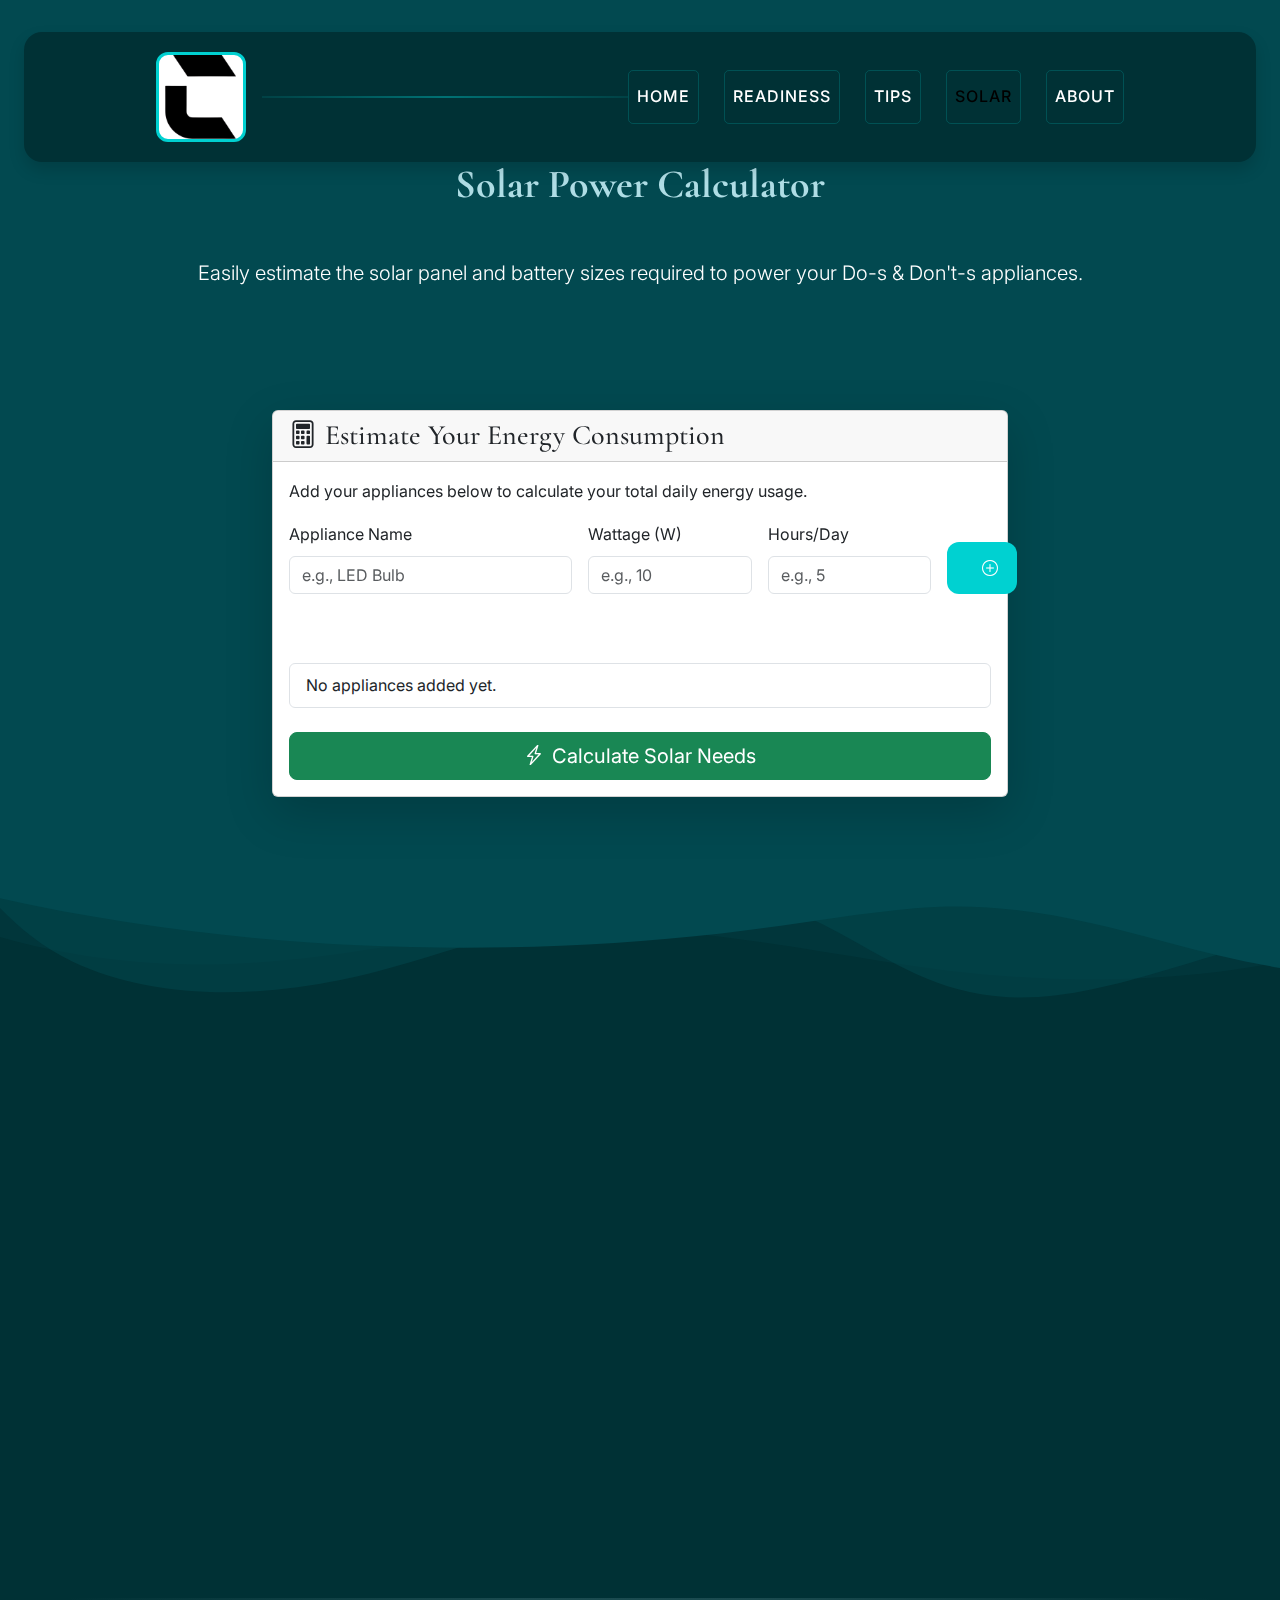
<file: Html/Solar_Calc.html>
<!DOCTYPE html>
<html lang="en">
<head>
  <meta charset="UTF-8">
  <meta name="viewport" content="width=device-width, initial-scale=1.0">
  <meta name="description" content="Calculate your solar power needs and estimate solar panel and battery sizes.">
  <meta name="keywords" content="solar calculator, solar power, energy calculation, solar panel size, battery capacity, Citadel Foundation">
  <title>Solar Power Calculator | Citadel</title>
  <link rel="icon" type="image/png" href="../Media/Logo.png">
  <link href="https://cdn.jsdelivr.net/npm/bootstrap@5.3.0/dist/css/bootstrap.min.css" rel="stylesheet">
  <link href="https://cdn.jsdelivr.net/npm/bootstrap-icons@1.10.5/font/bootstrap-icons.css" rel="stylesheet">
  <link href="https://fonts.googleapis.com/css2?family=Cormorant+Garamond:wght@700&family=Inter:wght@300;400;500;600&display=swap" rel="stylesheet">
  <link rel="stylesheet" href="../Css/Navbar.css">
  <link rel="stylesheet" href="../Css/index.css"> <!-- Assuming index.css contains styles for hero-solar -->
  <link rel="stylesheet" href="../Css/Footer.css">
  <link rel="stylesheet" href="https://cdnjs.cloudflare.com/ajax/libs/animate.css/4.1.1/animate.min.css">
  <link href="https://unpkg.com/aos@2.3.1/dist/aos.css" rel="stylesheet">
</head>
<body>

    <nav class="navbar navbar-expand-lg custom-navbar shadow fixed-top">
        <div class="container-fluid">
          <a class="navbar-brand" href="../index.html">
            <img src="../Media/Logo.png" alt="Citadel Foundation Logo" class="logo-img animate__animated animate__fadeIn">
          </a>
          <button class="navbar-toggler border-0" type="button" data-bs-toggle="collapse" data-bs-target="#navbarNav"
                  aria-controls="navbarNav" aria-expanded="false" aria-label="Toggle navigation">
            <span class="navbar-toggler-icon"></span>
          </button>
          <div class="faded-line"></div>
          <div class="collapse navbar-collapse justify-content-center" id="navbarNav">
            <ul class="navbar-nav menu-wrapper">
              <li class="nav-item">
                <a class="nav-link menu-box" href="../index.html">Home</a>
              </li>
              <li class="nav-item dropdown">
                <a class="nav-link menu-box dropdown-toggle" href="#" role="button" data-bs-toggle="dropdown" aria-expanded="false">
                  Readiness
                </a>
                <ul class="dropdown-menu dropdown-menu-dark">
                  <li><a class="dropdown-item menu-box" href="POR.html">Power Outage Readiness</a></li>
                  <li><a class="dropdown-item menu-box" href="DoAndDont.html">Do & Don't</a></li>
                  <li><a class="dropdown-item menu-box" href="SaveEnergy.html">Save Energy</a></li>
                </ul>
              </li>
              <li class="nav-item">
                <a class="nav-link menu-box" href="Tips.html">Tips</a>
              </li>
              <li class="nav-item dropdown">
                <!-- Set active class for the current page's parent dropdown -->
                <a class="nav-link menu-box dropdown-toggle active" href="#" role="button" data-bs-toggle="dropdown" aria-expanded="false">
                  Solar
                </a>
                <ul class="dropdown-menu dropdown-menu-dark">
                  <!-- Set active class for the current page link -->
                  <li><a class="dropdown-item menu-box active" href="Solar_Calc.html">Calculator</a></li>
                  <li><a class="dropdown-item menu-box" href="SIG.html">Solar Installation Guide</a></li>
                </ul>
              </li>
              <li class="nav-item">
                <a class="nav-link menu-box" href="Aboutus.html">About</a>
              </li>
            </ul>
          </div>
        </div>
      </nav>

<section class="hero-solar text-center pt-navbar-offset py-5" data-aos="fade-in">
        <div class="container">
            <div class="row justify-content-center">
                <div class="col-lg-10">
                  <h1 class="text-center mb-5" style="color: #AFDDE5; font-family: 'Cormorant Garamond', serif; font-weight: 700; margin-top: 7rem;">Solar Power Calculator</h1> <!-- Updated Title -->
                    <p class="lead mb-4" data-aos="fade-up" data-aos-duration="1000" data-aos-delay="200">Easily estimate the solar panel and battery sizes required to power your Do-s & Don't-s appliances.</p>
                    <!-- Optional: Add a scroll-to-calculator button -->
                </div>
            </div>
        </div>
    </section>

  <section class="calculator-section py-5" id="calculator-section-id"> <!-- Added ID for linking -->
    <div class="container">
      <div class="row justify-content-center">
        <div class="col-lg-8">
          <div class="card calculator-card shadow-lg mb-5" data-aos="fade-up">
            <div class="card-header">
              <h3 class="card-title mb-0"><i class="bi bi-calculator me-2"></i>Estimate Your Energy Consumption</h3>
            </div>
            <div class="card-body">
              <p class="card-text">Add your appliances below to calculate your total daily energy usage.</p>
              <form id="appliance-form">
                <div class="row g-3 mb-3">
                  <div class="col-md-5">
                    <label for="appliance-name" class="form-label">Appliance Name</label>
                    <input type="text" class="form-control" id="appliance-name" placeholder="e.g., LED Bulb" required aria-label="Appliance Name">
                  </div>
                  <div class="col-md-3">
                    <label for="appliance-wattage" class="form-label">Wattage (W)</label>
                    <input type="number" class="form-control" id="appliance-wattage" placeholder="e.g., 10" required min="1" aria-label="Wattage in Watts">
                  </div>
                  <div class="col-md-3">
                    <label for="appliance-hours" class="form-label">Hours/Day</label>
                    <input type="number" class="form-control" id="appliance-hours" placeholder="e.g., 5" required min="0.1" step="0.1" aria-label="Hours used per day">
                  </div>
                  <div class="col-md-1 d-flex align-items-end">
                    <button type="submit" class="btn btn-primary w-100" aria-label="Add Appliance"><i class="bi bi-plus-circle"></i></button>
                  </div>
                </div>
              </form>
              <h4 class="mt-4 mb-3">Added Appliances</h4>
              <ul id="appliance-list" class="list-group mb-4">
                <li class="list-group-item" id="no-appliances-msg">No appliances added yet.</li>
              </ul>
              <div class="d-grid gap-2">
                <button id="calculate-btn" class="btn btn-success btn-lg"><i class="bi bi-lightning-charge me-2"></i>Calculate Solar Needs</button>
              </div>
            </div>
          </div>

          <div id="results-card" class="card results-card shadow-lg" data-aos="fade-up" style="display: none;">
            <div class="card-header">
              <h3 class="card-title mb-0"><i class="bi bi-lightbulb me-2"></i>Estimated Solar System Size</h3>
            </div>
            <div class="card-body">
              <h4 class="mb-3">Your Daily Energy Consumption: <span id="total-consumption">0 Wh</span></h4>
              <ul class="list-group list-group-flush mb-3">
                <li class="list-group-item d-flex justify-content-between align-items-center">
                  Recommended Solar Panel Capacity:
                  <span id="recommended-panel" class="badge bg-primary rounded-pill">Calculating...</span>
                </li>
                <li class="list-group-item d-flex justify-content-between align-items-center">
                  Recommended Battery Capacity:
                  <span id="recommended-battery" class="badge bg-primary rounded-pill">Calculating...</span>
                </li>
              </ul>
              <p class="small text-muted">Note: Estimates may vary depending on location, solar panel efficiency, battery depth of discharge, and desired autonomy (days of backup power).</p>
            </div>
          </div>

        </div>
      </div>
    </div>
  </section>

  <footer class="footer">
    <div class="custom-shape-divider-top-1745945728">
      <svg data-name="Layer 1" xmlns="http://www.w3.org/2000/svg" viewBox="0 0 1200 120" preserveAspectRatio="none">
        <path d="M0,0V46.29c47.79,22.2,103.59,32.17,158,28,70.36-5.37,136.33-33.31,206.8-37.5C438.64,32.43,512.34,53.67,583,72.05c69.27,18,138.3,24.88,209.4,13.08,36.15-6,69.85-17.84,104.45-29.34C989.49,25,1113-14.29,1200,52.47V0Z" opacity=".25" class="shape-fill"></path>
        <path d="M0,0V15.81C13,36.92,27.64,56.86,47.69,72.05,99.41,111.27,165,111,224.58,91.58c31.15-10.15,60.09-26.07,89.67-39.8,40.92-19,84.73-46,130.83-49.67,36.26-2.85,70.9,9.42,98.6,31.56,31.77,25.39,62.32,62,103.63,73,40.44,10.79,81.35-6.69,119.13-24.28s75.16-39,116.92-43.05c59.73-5.85,113.28,22.88,168.9,38.84,30.2,8.66,59,6.17,87.09-7.5,22.43-10.89,48-26.93,60.65-49.24V0Z" opacity=".5" class="shape-fill"></path>
        <path d="M0,0V5.63C149.93,59,314.09,71.32,475.83,42.57c43-7.64,84.23-20.12,127.61-26.46,59-8.63,112.48,12.24,165.56,35.4C827.93,77.22,886,95.24,951.2,90c86.53-7,172.46-45.71,248.8-84.81V0Z" class="shape-fill"></path>
      </svg>
    </div>
    <div class="container">
      <div class="row gy-4">
        <div class="col-12 col-md-4">
          <h5 class="footer-title">Citadel Foundation</h5>
          <p>
            Shaping a new standard for power outage readiness through practical solutions,
            energy awareness, and sustainable systems designed for vulnerable
            and resource-limited communities.
          </p>
          <ul class="list-unstyled mt-3">
            <li><strong>Registered Charity No:</strong> 2024-001234</li>
            <li><strong>Founded:</strong> 2022</li>
            <li><strong>Founder:</strong> J.P Watt</li>
          </ul>
        </div>
        <div class="col-6 col-md-2">
          <h5 class="footer-title">Quick Links</h5>
          <ul class="list-unstyled">
            <li><a href="POR.html" class="footer-link">Readiness</a></li>
            <li><a href="Tips.html" class="footer-link">Energy Tips</a></li>
            <li><a href="DoAndDont.html" class="footer-link">Do-s & Don't-s</a></li>
            <li><a href="Aboutus.html" class="footer-link">About Us</a></li>
          </ul>
        </div>
        <div class="col-12 col-md-4">
          <h5 class="footer-title">Contact Us</h5>
          <p class="mb-1">Sao San Tun Road, Kyaung Gyi Su Quarter, Taunggyi, Southern Shan State, Myanmar</p>
          <p class="mb-1">Email: <a href="mailto:citadelmm@outlook.com" class="text-info hover-link">citadelmm@outlook.com</a></p>
          <p>Phone: <a href="tel:+950940268551" class="text-info hover-link">+95 0940268551</a>, <a href="tel:+9509428322904" class="text-info hover-link">+95 09428322904</a></p>
          <div class="social-icons mt-3">
            <a href="https://facebook.com/citadelmm" target="_blank" rel="noopener" class="social-icon"><i class="bi bi-facebook"></i></a>
            <a href="https://twitter.com/citadelmm" target="_blank" rel="noopener" class="social-icon"><i class="bi bi-twitter"></i></a>
            <a href="https://linkedin.com/company/citadelmm" target="_blank" rel="noopener" class="social-icon"><i class="bi bi-instagram"></i></a>
          </div>
        </div>
      </div>
      <div class="footer-bottom text-center">
        <div class="container">
          &copy; 2025 www.edusn.co.uk. All rights reserved. Developed by EDUSN.
        </div>
      </div>
    </div>
  </footer>
  <script src="https://cdn.jsdelivr.net/npm/bootstrap@5.3.0/dist/js/bootstrap.bundle.min.js"></script>
  <script src="https://unpkg.com/aos@2.3.1/dist/aos.js"></script>
  <script>
    // Initialize AOS library for animations
    AOS.init();
  </script>
  <script>
    // Add 'scrolled' class to navbar on scroll
    window.addEventListener('scroll', function() {
      const navbar = document.querySelector('.custom-navbar');
      if (window.scrollY > 50) {
        navbar.classList.add('scrolled');
      } else {
        navbar.classList.remove('scrolled');
      }
    });

    // --- Solar Calculator Logic ---
    const applianceForm = document.getElementById('appliance-form');
    const applianceList = document.getElementById('appliance-list');
    const noMsg = document.getElementById('no-appliances-msg'); // Keep reference for potential future use, though not strictly needed with current render logic
    const calculateBtn = document.getElementById('calculate-btn');
    const resultsCard = document.getElementById('results-card');
    const totalConsumptionEl = document.getElementById('total-consumption');
    const panelEl = document.getElementById('recommended-panel');
    const batteryEl = document.getElementById('recommended-battery');

    let appliances = []; // Array to store added appliances

    // Handle appliance form submission
    applianceForm.addEventListener('submit', function (e) {
      e.preventDefault(); // Prevent default form submission

      // Get input values
      const nameInput = document.getElementById('appliance-name');
      const wattageInput = document.getElementById('appliance-wattage');
      const hoursInput = document.getElementById('appliance-hours');

      const name = nameInput.value.trim();
      const wattage = parseFloat(wattageInput.value);
      const hours = parseFloat(hoursInput.value);

      // Validate inputs
      if (!name || isNaN(wattage) || wattage <= 0 || isNaN(hours) || hours <= 0) {
          alert('Please enter valid appliance details (Name, Wattage > 0, Hours/Day > 0).');
          return; // Stop if validation fails
      }

      // Add appliance to array
      appliances.push({ name, wattage, hours });

      // Render the updated list
      renderApplianceList();

      // Reset the form inputs
      applianceForm.reset();

      // Hide results card if visible (optional, depends on desired UX)
      // resultsCard.style.display = 'none';
    });

    // Render the list of added appliances
    function renderApplianceList() {
      applianceList.innerHTML = ''; // Clear current list

      if (appliances.length === 0) {
        // Display message if no appliances are added
        const li = document.createElement('li');
        li.className = 'list-group-item';
        li.id = 'no-appliances-msg';
        li.textContent = 'No appliances added yet.';
        applianceList.appendChild(li);
        // Hide results if list becomes empty
        resultsCard.style.display = 'none';
        return;
      }

      // Render each appliance in the list
      appliances.forEach((app, index) => {
        const li = document.createElement('li');
        li.className = 'list-group-item d-flex justify-content-between align-items-center';
        li.innerHTML = `
          <div>
            <strong>${app.name}</strong> - ${app.wattage}W for ${app.hours}h
          </div>
          <button type="button" class="btn btn-sm btn-danger" onclick="removeAppliance(${index})" aria-label="Remove ${app.name}">Remove</button>
        `;
        applianceList.appendChild(li);
      });
    }

    // Remove an appliance by index
    function removeAppliance(index) {
      if (index > -1 && index < appliances.length) {
        appliances.splice(index, 1); // Remove item from array
        renderApplianceList(); // Re-render the list
        // Re-calculate if results are currently shown and list is not empty
        if (resultsCard.style.display !== 'none' && appliances.length > 0) {
             calculateSolarNeeds();
        } else if (appliances.length === 0) {
             resultsCard.style.display = 'none';
        }
      }
    }

    // Calculate solar needs based on added appliances
    calculateBtn.addEventListener('click', function () {
      if (appliances.length === 0) {
        alert('Please add at least one appliance to calculate.');
        resultsCard.style.display = 'none'; // Ensure results are hidden if list is empty
        return;
      }
      calculateSolarNeeds();
    });

    function calculateSolarNeeds() {
        // Calculate total daily energy consumption in Wh
        const totalWh = appliances.reduce((acc, app) => acc + (app.wattage * app.hours), 0);
        totalConsumptionEl.textContent = `${totalWh.toFixed(2)} Wh`; // Display with 2 decimal places

        // --- Estimation Logic ---
        // These are simplified estimations. Real calculations are more complex.
        const avgSunHours = 4; // Average peak sun hours per day (varies greatly by location)
        const systemLosses = 1.3; // Factor for system losses (inverter, wiring, temperature, etc.)
        const batteryAutonomyDays = 1.5; // Days of backup power needed (e.g., 1.5 days)
        const batteryDepthOfDischarge = 0.8; // Max usable capacity of battery (e.g., 80%)

        // Recommended Panel Capacity (W)
        // Need to generate enough energy to cover daily usage plus losses
        const requiredPanelOutput = totalWh * systemLosses;
        const recommendedPanelCapacity = Math.ceil(requiredPanelOutput / avgSunHours); // Capacity needed to generate required output in avg sun hours

        // Recommended Battery Capacity (Wh)
        // Need enough capacity for autonomy days considering usable capacity
        const requiredBatteryCapacity = totalWh * batteryAutonomyDays / batteryDepthOfDischarge;
        const recommendedBatteryCapacity = Math.ceil(requiredBatteryCapacity); // Total battery capacity needed

        // Update results display
        panelEl.textContent = `${recommendedPanelCapacity} W`;
        batteryEl.textContent = `${recommendedBatteryCapacity} Wh`;

        // Show the results card
        resultsCard.style.display = 'block';
    }

    // Initial render on page load
    renderApplianceList();

  </script>
</body>
</html>
</file>
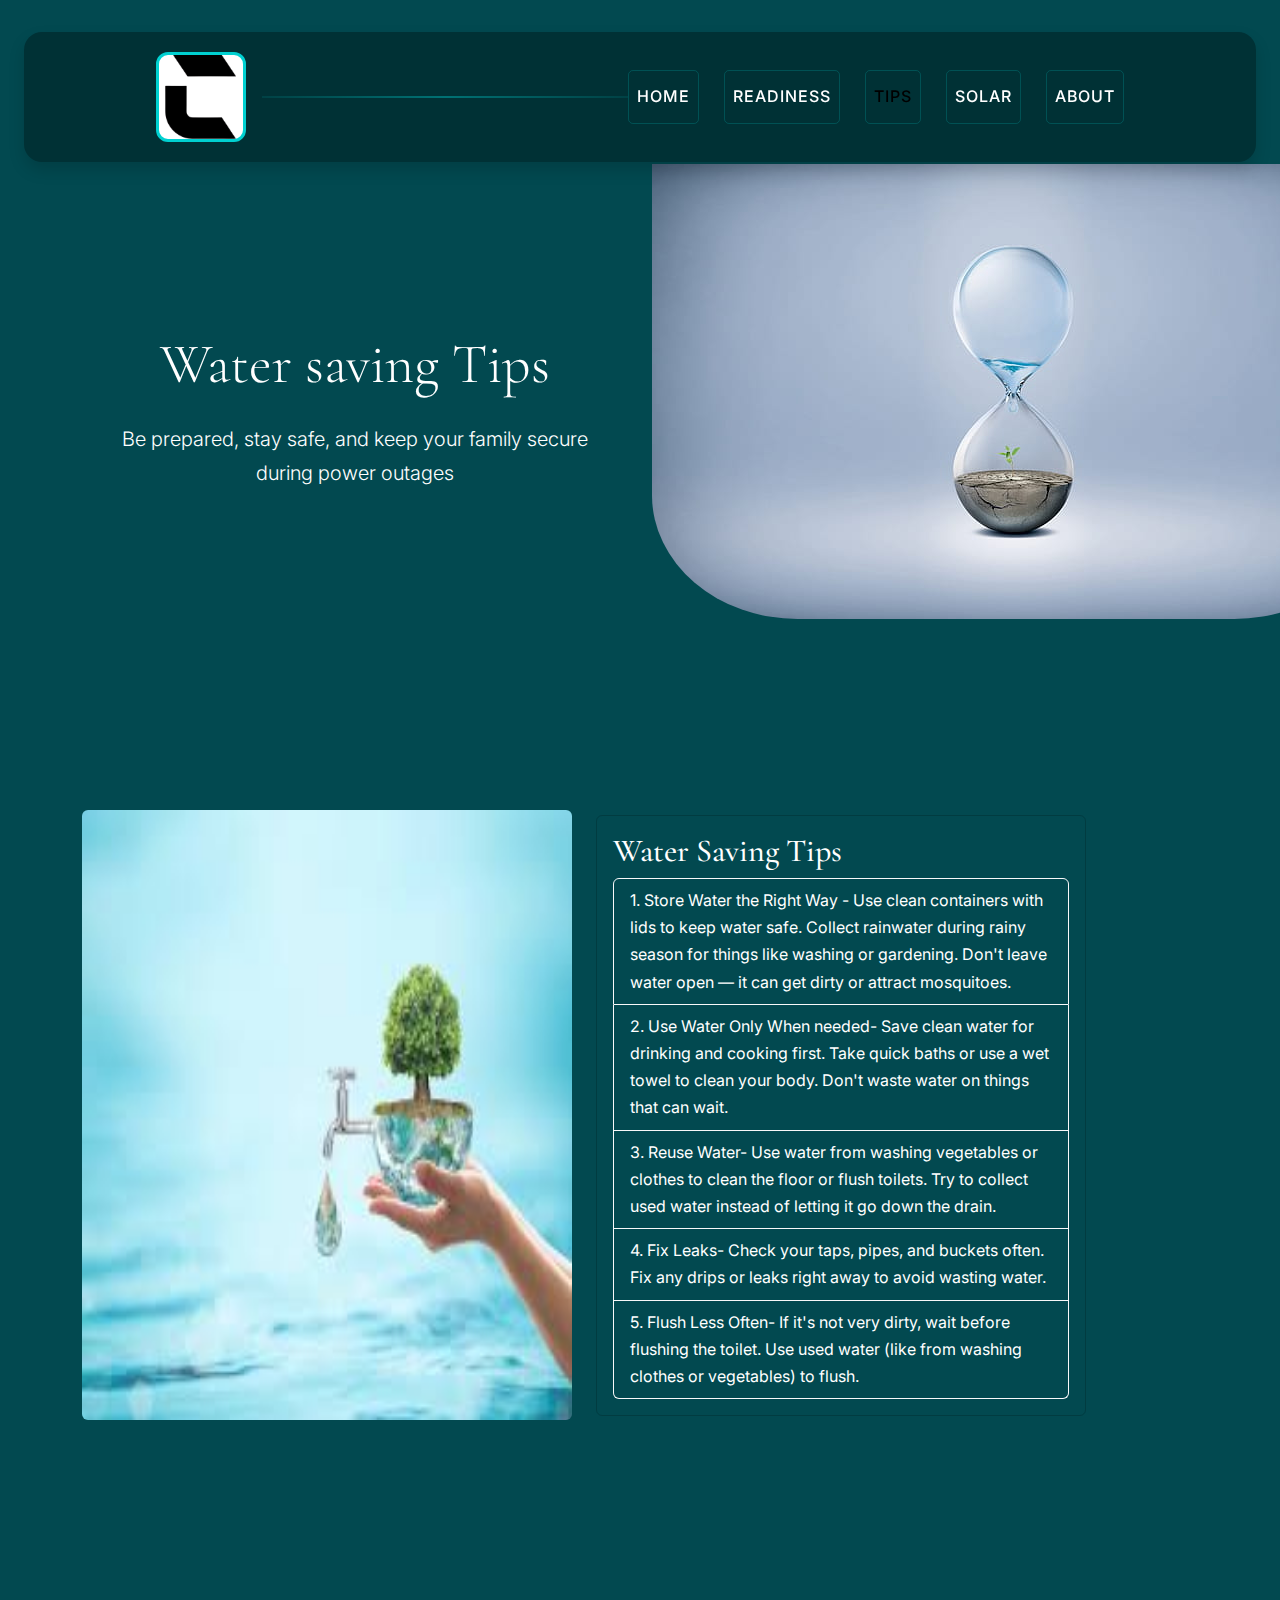
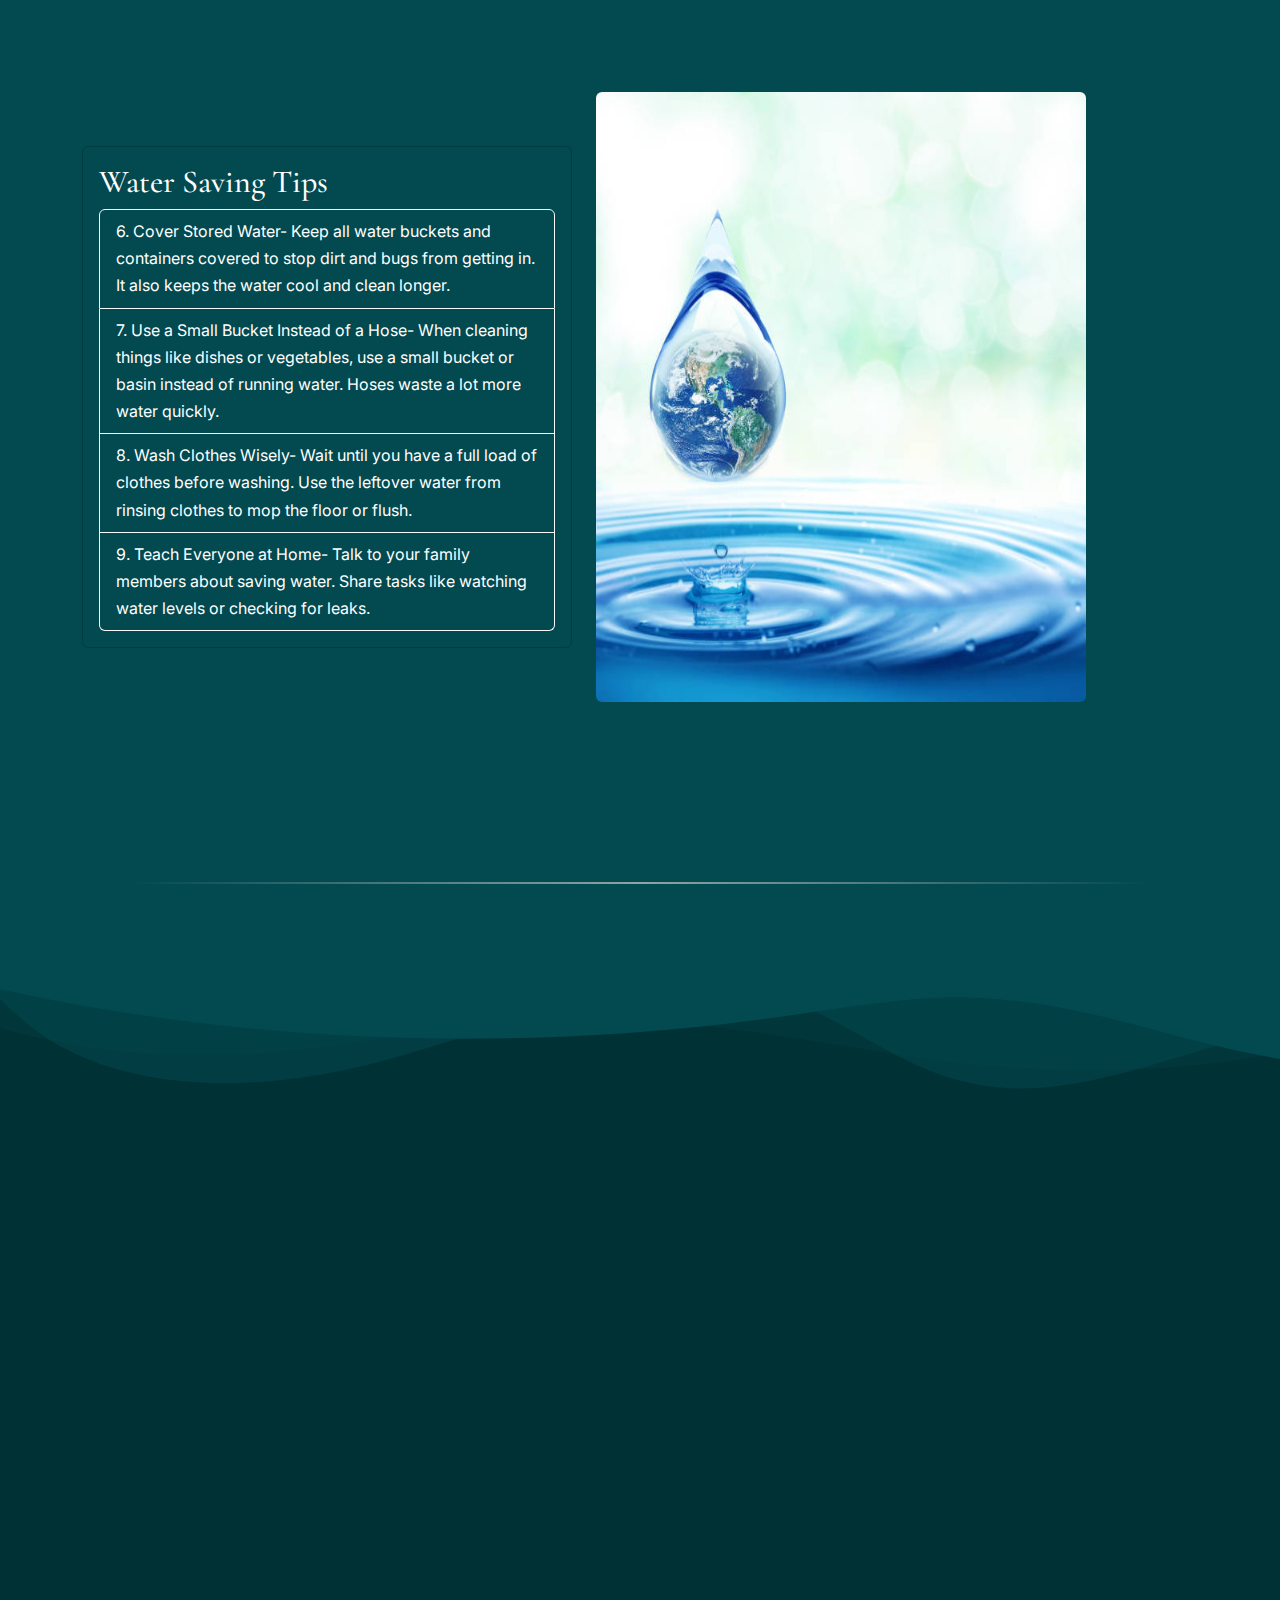
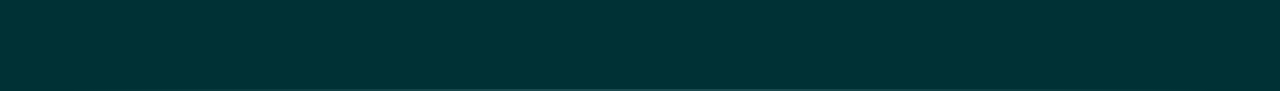
<file: Html/Tips.html>
<!DOCTYPE html>
<html lang="en">
<head>
<meta charset="UTF-8">
  <meta name="viewport" content="width=device-width, initial-scale=1">
  <meta name="description" content="Citadel Foundation - Empowering communities with sustainable power solutions and emergency preparedness resources">
  <meta name="keywords" content="power outage, solar power, emergency preparedness, Myanmar, sustainable energy">
  <title>Home | Citadel Foundation</title>
  <!-- Favicon -->
  <link rel="icon" type="image/png" href="../Media/Logo.png">
  <!-- Bootstrap CSS -->
  <link href="https://cdn.jsdelivr.net/npm/bootstrap@5.3.0/dist/css/bootstrap.min.css" rel="stylesheet">
  <!-- Bootstrap Icons -->
  <link href="https://cdn.jsdelivr.net/npm/bootstrap-icons@1.10.5/font/bootstrap-icons.css" rel="stylesheet">
  <!-- Google Fonts -->
  <link href="https://fonts.googleapis.com/css2?family=Cormorant+Garamond:wght@700&family=Inter:wght@300;400;500;600&display=swap" rel="stylesheet">
  <!-- Custom CSS -->
  <link rel="stylesheet" href="../Css/Footer.css">
  <link rel="stylesheet" href="../Css/Navbar.css">
  <link rel="stylesheet" href="../Css/index.css">
  <!-- Animate.css -->
  <link rel="stylesheet" href="https://cdnjs.cloudflare.com/ajax/libs/animate.css/4.1.1/animate.min.css">
  <!-- AOS Library -->
  <link href="https://unpkg.com/aos@2.3.1/dist/aos.css" rel="stylesheet">
</head>
<body>

  <!-- Navbar -->
<nav class="navbar navbar-expand-lg custom-navbar shadow fixed-top">
    <div class="container-fluid">
      <a class="navbar-brand" href="../index.html">
        <img src="../Media/Logo.png" alt="Citadel Foundation Logo" class="logo-img animate__animated animate__fadeIn">
      </a>
      <button class="navbar-toggler border-0" type="button" data-bs-toggle="collapse" data-bs-target="#navbarNav"
              aria-controls="navbarNav" aria-expanded="false" aria-label="Toggle navigation">
        <span class="navbar-toggler-icon"></span>
      </button>
      <div class="faded-line"></div>
      <div class="collapse navbar-collapse justify-content-center" id="navbarNav">
        <ul class="navbar-nav menu-wrapper">
          <li class="nav-item">
            <a class="nav-link menu-box" href="../index.html">Home</a>
          </li>
          <li class="nav-item dropdown">
            <a class="nav-link menu-box dropdown-toggle" href="#" role="button" data-bs-toggle="dropdown" aria-expanded="false">
              Readiness
            </a>
            <ul class="dropdown-menu dropdown-menu-dark">
              <li><a class="dropdown-item menu-box" href="POR.html">Power Outage Readiness</a></li>
              <li><a class="dropdown-item menu-box" href="DoAndDont.html">Do & Don't</a></li>
              <li><a class="dropdown-item menu-box" href="SaveEnergy.html">Save Energy</a></li>
            </ul>
          </li>
          <li class="nav-item">
            <a class="nav-link menu-box active" href="Tips.html">Tips</a>
          </li>
          <li class="nav-item dropdown">
            <a class="nav-link menu-box dropdown-toggle" href="#" role="button" data-bs-toggle="dropdown" aria-expanded="false">
              Solar
            </a>
            <ul class="dropdown-menu dropdown-menu-dark">
              <li><a class="dropdown-item menu-box" href="Solar_Calc.html">Calculator</a></li>
              <li><a class="dropdown-item menu-box" href="SIG.html">Solar Installation Guide</a></li>
            </ul>
          </li>
          <li class="nav-item">
            <a class="nav-link menu-box" href="Aboutus.html">About</a>
          </li>
        </ul>
      </div>
    </div>
  </nav>

<div class="container">
  <div class="row align-items-center">
    <div class="col-lg-6">
      <section class="text-center" style="background-color: #024950; margin-top: 250px;">
        <div class="container">
          <h1 class="display-4 text-white mb-4">Water saving Tips</h1>
          <p class="lead text-white mb-5">Be prepared, stay safe, and keep your family secure during power outages</p>
        </div>
      </section>
    </div>
    <div class="col-lg-6">
      <Img src="../Media/Water Saving.jpg" alt="water saving.jpg" style="padding-top: 30%; border-radius: 20%;">
    </div>
  </div>
</div>

<section class="content-section">
  <div class="container">
    <!-- First content section: Image on Left, Text on Right -->
    <div class="row align-items-center" style="padding-top: 10%; padding-right: 10%;">
      <div class="col-lg-6">
        <img src="../Media/wst_v2.jpg" alt="" class="img-fluid rounded" style="height: 610px; width: 800px;">
      </div>
      <div class="col-lg-6">
        <div class="tip-card">
          <div class="card bg-transparent">
            <div class="card-body">
              <div class="card-title">
                <h2>Water Saving Tips</h2>
              </div>
              <ul class="list-group">
                <li class="list-group-item bg-transparent border-light text-white">1. Store Water the Right Way
                  - Use clean containers with lids to keep water safe.
                  Collect rainwater during rainy season for things like washing or gardening.
                  Don't leave water open — it can get dirty or attract mosquitoes.</li>
                <li class="list-group-item bg-transparent border-light text-white">2. Use Water Only When needed-
                  Save clean water for drinking and cooking first.
                  Take quick baths or use a wet towel to clean your body.
                  Don't waste water on things that can wait.</li>
                <li class="list-group-item bg-transparent border-light text-white">3. Reuse Water-
                  Use water from washing vegetables or clothes to clean the floor or flush toilets.
                  Try to collect used water instead of letting it go down the drain.</li>
                <li class="list-group-item bg-transparent border-light text-white">4. Fix Leaks- Check your taps, pipes, and buckets often.
                  Fix any drips or leaks right away to avoid wasting water.</li>
                <li class="list-group-item bg-transparent border-light text-white">5. Flush Less Often-
                  If it's not very dirty, wait before flushing the toilet.
                  Use used water (like from washing clothes or vegetables) to flush.</li>
              </ul>
            </div>
          </div>
        </div>
      </div>
    </div>
  </div>
</section>

<section class="content-section">
  <div class="container">
    <!-- Second content section: Text on Left, Image on Right -->
    <div class="row align-items-center" style="padding-top: 10%; padding-right: 10%;">
      <div class="col-lg-6">
        <div class="tip-card">
          <div class="card bg-transparent">
            <div class="card-body">
              <div class="card-title">
                <h2>Water Saving Tips</h2>
              </div>
              <ul class="list-group">
                <li class="list-group-item bg-transparent border-light text-white">6. Cover Stored Water-
                  Keep all water buckets and containers covered to stop dirt and bugs from getting in.
                  It also keeps the water cool and clean longer.</li>
                <li class="list-group-item bg-transparent border-light text-white">7. Use a Small Bucket Instead of a Hose-
                  When cleaning things like dishes or vegetables, use a small bucket or basin instead of running water.
                  Hoses waste a lot more water quickly.</li>
                <li class="list-group-item bg-transparent border-light text-white">8. Wash Clothes Wisely-
                  Wait until you have a full load of clothes before washing.
                  Use the leftover water from rinsing clothes to mop the floor or flush.</li>
                <li class="list-group-item bg-transparent border-light text-white">9. Teach Everyone at Home-
                  Talk to your family members about saving water.
                  Share tasks like watching water levels or checking for leaks.</li>
              </ul>
            </div>
          </div>
        </div>
      </div>
      <div class="col-lg-6">
        <img src="../Media/wst_v3.jpg" alt="" class="img-fluid rounded" style="height: 610px; width: 800px;">
      </div>
    </div>
  </div>
</section>

  <div class="faded-separator"></div>

  <footer class="footer">
    <div class="custom-shape-divider-top-1745945728">
      <svg data-name="Layer 1" xmlns="http://www.w3.org/2000/svg" viewBox="0 0 1200 120" preserveAspectRatio="none">
        <path d="M0,0V46.29c47.79,22.2,103.59,32.17,158,28,70.36-5.37,136.33-33.31,206.8-37.5C438.64,32.43,512.34,53.67,583,72.05c69.27,18,138.3,24.88,209.4,13.08,36.15-6,69.85-17.84,104.45-29.34C989.49,25,1113-14.29,1200,52.47V0Z" opacity=".25" class="shape-fill"></path>
        <path d="M0,0V15.81C13,36.92,27.64,56.86,47.69,72.05,99.41,111.27,165,111,224.58,91.58c31.15-10.15,60.09-26.07,89.67-39.8,40.92-19,84.73-46,130.83-49.67,36.26-2.85,70.9,9.42,98.6,31.56,31.77,25.39,62.32,62,103.63,73,40.44,10.79,81.35-6.69,119.13-24.28s75.16-39,116.92-43.05c59.73-5.85,113.28,22.88,168.9,38.84,30.2,8.66,59,6.17,87.09-7.5,22.43-10.89,48-26.93,60.65-49.24V0Z" opacity=".5" class="shape-fill"></path>
        <path d="M0,0V5.63C149.93,59,314.09,71.32,475.83,42.57c43-7.64,84.23-20.12,127.61-26.46,59-8.63,112.48,12.24,165.56,35.4C827.93,77.22,886,95.24,951.2,90c86.53-7,172.46-45.71,248.8-84.81V0Z" class="shape-fill"></path>
      </svg>
    </div>
    <div class="container">
      <div class="row gy-4">
        <div class="col-12 col-md-4">
          <h5 class="footer-title">Citadel Foundation</h5>
          <p>
            Shaping a new standard for power outage readiness through practical solutions,
            energy awareness, and sustainable systems designed for vulnerable
            and resource-limited communities.
          </p>
          <ul class="list-unstyled mt-3">
            <li><strong>Registered Charity No:</strong> 2024-001234</li>
            <li><strong>Founded:</strong> 2022</li>
            <li><strong>Founder:</strong> J.P Watt</li>
          </ul>
        </div>
        <div class="col-6 col-md-2">
          <h5 class="footer-title">Quick Links</h5>
          <ul class="list-unstyled">
            <li><a href="POR.html" class="footer-link">Readiness</a></li>
            <li><a href="SmartEnergy.html" class="footer-link">Energy Tips</a></li>
            <li><a href="Do-s & Don't-ss.html" class="footer-link">Do-s & Don't-s</a></li>
            <li><a href="About.html" class="footer-link">About Us</a></li>
          </ul>
        </div>
        <div class="col-12 col-md-4">
          <h5 class="footer-title">Contact Us</h5>
          <p class="mb-1">Sao San Tun Road, Kyaung Gyi Su Quarter, Taunggyi, Southern Shan State, Myanmar</p>
          <p class="mb-1">Email: <a href="mailto:citadelmm@outlook.com" class="text-info hover-link">citadelmm@outlook.com</a></p>
          <p>Phone: <a href="tel:+950940268551" class="text-info hover-link">+95 0940268551</a>, <a href="tel:+9509428322904" class="text-info hover-link">+95 09428322904</a></p>
          <div class="social-icons mt-3">
            <a href="https://facebook.com/citadelmm" target="_blank" rel="noopener" class="social-icon"><i class="bi bi-facebook"></i></a>
            <a href="https://twitter.com/citadelmm" target="_blank" rel="noopener" class="social-icon"><i class="bi bi-twitter"></i></a>
            <a href="https://linkedin.com/company/citadelmm" target="_blank" rel="noopener" class="social-icon"><i class="bi bi-linkedin"></i></a>
            <a href="https://instagram.com/citadelmm" target="_blank" rel="noopener" class="social-icon"><i class="bi bi-instagram"></i></a>
          </div>
        </div>
      </div>
      <div class="footer-bottom text-center">
        <div class="container">
          &copy; 2025 www.edusn.co.uk. All rights reserved. Developed by EDUSN.
        </div>
      </div>
    </div>
  </footer>

  <!-- Bootstrap JS Bundle -->
<script src="https://cdn.jsdelivr.net/npm/bootstrap@5.3.0/dist/js/bootstrap.bundle.min.js"></script>
<script>
  // Navbar scroll effect
  window.addEventListener('scroll', function() {
    const navbar = document.querySelector('.custom-navbar');
    if (window.scrollY > 50) {
      navbar.classList.add('scrolled');
    } else {
      navbar.classList.remove('scrolled');
    }
  });
</script>

</body>
  </html>
</file>
<file: Css/Footer.css>
/* Footer container */
.footer {
  background-color: #003135;
  color: #E6E6E6;
  position: relative;
  padding-top: 140px;
  padding-bottom: 60px;
  font-family: 'Poppins', sans-serif;
  overflow: hidden;
  z-index: 1;
  animation: footerFadeIn 1.2s cubic-bezier(.4,1.4,.6,1) 0.1s both;
}

/* Decorative top wave shape */
.custom-shape-divider-top-1745811055 {
  position: absolute;
  top: -5px;
  left: 0;
  width: 100%;
  overflow: hidden;
  line-height: 0;
  z-index: 2;
  animation: waveSlideIn 1.2s cubic-bezier(.4,1.4,.6,1) 0.1s both;
}
.custom-shape-divider-top-1745811055 svg {
  display: block;
  width: calc(142% + 1.3px);
  height: 150px;
}
.custom-shape-divider-top-1745811055 .shape-fill {
  fill: #AFDDE5;
}

/* Faded line only at the bottom for separation */
.footer::after {
  content: '';
  position: absolute;
  bottom: 0;
  left: 50%;
  transform: translateX(-50%);
  width: 90%;
  height: 2px;
  background: linear-gradient(90deg, transparent, #AFDDE5 40%, #AFDDE5 60%, transparent);
  opacity: 0.15;
  z-index: 3;
  animation: lineGrow 1.1s cubic-bezier(.4,1.4,.6,1) 0.7s both;
}


/* Faded vertical lines between merged boxes */
.footer .row > div:not(:last-child)::before {
  content: '';
  position: absolute;
  top: 10%;
  right: 0;
  width: 2px;
  height: 80%;
  background: linear-gradient(to bottom, transparent, #AFDDE5 40%, #AFDDE5 60%, transparent);
  opacity: 0.10;
  z-index: 2;
  pointer-events: none;
  animation: fadeIn 1.2s cubic-bezier(.4,1.4,.6,1) 0.5s both;
}

/* Merged box row: improved flex and alignment */
.footer .row {
  display: flex;
  flex-wrap: wrap;
  gap: 3.5rem;
  justify-content: center;
  align-items: flex-start;
  max-width: 1200px;
  margin: 0 auto;
  position: relative;
  z-index: 4;
  animation: rowSlideUp 1.1s cubic-bezier(.4,1.4,.6,1) 0.3s both;
}

/* Each merged box in the footer */
.footer .row > div {
  position: relative;
  flex: 1 1 260px;
  min-width: 220px;
  max-width: 340px;
  display: flex;
  flex-direction: column;
  justify-content: flex-start;
  background: rgba(255,255,255,0.01);
  border-radius: 12px;
  padding: 0 10px 10px 10px;
  box-sizing: border-box;
  transition: box-shadow 0.2s, transform 0.3s;
  opacity: 0;
  transform: translateY(30px) scale(0.98);
  animation: fadeUp 0.8s forwards;
  animation-delay: calc(var(--i, 0) * 0.18s + 0.5s);
}
.footer .row > div:hover {
  box-shadow: 0 8px 32px 0 rgba(0,209,209,0.13);
  transform: translateY(-6px) scale(1.03) rotateZ(-1deg);
}
.footer .row > div::after {
  display: none;
}

/* Responsive: stack on small screens, adjust faded lines */
@/Media (max-width: 1100px) {
  .footer .row {
    gap: 2rem;
    max-width: 98vw;
  }
  .footer .row > div {
    min-width: 180px;
    max-width: 100%;
    flex: 1 1 100%;
  }
  .footer .row > div:not(:last-child)::before {
    display: none;
  }
  .footer-logo-area {
    min-width: 80px;
    min-height: 40px;
    top: 18px;
  }
}
@/Media (max-width: 700px) {
  .footer {
    padding-top: 80px;
    padding-bottom: 30px;
  }
  .footer .row {
    flex-direction: column;
    gap: 1.5rem;
    align-items: stretch;
  }
  .footer .row > div {
    min-width: 0;
    max-width: 100%;
    padding: 0 2px 10px 2px;
  }
  .footer-logo-area {
    top: 8px;
    min-height: 32px;
  }
}

/* Footer titles */
.footer-title {
  position: relative;
  padding-bottom: 15px;
  font-size: 1.5rem;
  font-weight: 700;
  letter-spacing: 0.5px;
  text-transform: uppercase;
  margin-bottom: 1.5rem;
  color: #AFDDE5;
  opacity: 0;
  transform: translateY(20px);
  animation: fadeUp 0.7s forwards;
  animation-delay: 0.7s;
}
.footer-title::after {
  content: '';
  position: absolute;
  left: 0;
  bottom: 0;
  width: 50px;
  height: 2px;
  background: linear-gradient(90deg, #00D1D1, transparent);
  opacity: 0.7;
  animation: lineGrow 0.7s cubic-bezier(.4,1.4,.6,1) 0.8s both;
}

/* List styles */
.list-unstyled li {
  position: relative;
  padding-left: 15px;
  margin-bottom: 10px;
  transition: transform 0.3s cubic-bezier(.4,1.4,.6,1), color 0.3s;
  opacity: 0;
  transform: translateX(-20px);
  animation: fadeLeft 0.7s forwards;
  animation-delay: calc(var(--i, 0) * 0.12s + 1s);
}
.list-unstyled li::before {
  content: '›';
  position: absolute;
  left: 0;
  color: #00D1D1;
  opacity: 0;
  transition: opacity 0.3s;
}
.list-unstyled li:hover {
  transform: translateX(7px) scale(1.06);
  color: #00D1D1;
}
.list-unstyled li:hover::before {
  opacity: 1;
}

/* Footer links */
.footer a {
  color: #00D1D1;
  text-decoration: none;
  font-size: 0.97rem;
  transition: color 0.3s, text-shadow 0.3s;
}
.footer a:hover {
  color: #AFDDE5;
  text-decoration: underline;
  text-shadow: 0 2px 8px #00d1d14d;
}

/* Footer text */
.footer p {
  font-size: 1rem;
  line-height: 1.6;
  margin-bottom: 0.5rem;
  color: #E6E6E6;
  opacity: 0;
  transform: translateY(20px);
  animation: fadeUp 0.8s forwards;
  animation-delay: 1.1s;
}

/* Footer bottom */
.footer-bottom {
  margin-top: 50px;
  padding-top: 30px;
  font-size: 0.93rem;
  color: #AFDDE5;
  text-align: center;
  position: relative;
  opacity: 0;
  transform: translateY(30px);
  animation: fadeUp 0.8s forwards;
  animation-delay: 1.3s;
}
.footer-bottom::before {
  content: '';
  display: block;
  width: 60%;
  height: 2px;
  margin: 0 auto 18px auto;
  background: linear-gradient(90deg, transparent, #AFDDE5 40%, #AFDDE5 60%, transparent);
  opacity: 0.12;
  border-radius: 1px;
  animation: lineGrow 0.8s cubic-bezier(.4,1.4,.6,1) 1.2s both;
}

/* Social icons */
.social-icons {
  margin: 10px 0;
  text-align: left;
  opacity: 0;
  transform: translateY(20px);
  animation: fadeUp 0.8s forwards;
  animation-delay: 1.2s;
}
.social-icons a {
  position: relative;
  display: inline-flex;
  align-items: center;
  justify-content: center;
  width: 40px;
  height: 40px;
  margin-right: 10px;
  font-size: 1.5rem;
  color: #00D1D1;
  background: rgba(0,209,209,0.07);
  border-radius: 50%;
  transition: all 0.3s;
  box-shadow: 0 2px 8px 0 rgba(0,209,209,0.04);
  animation: iconPopIn 0.7s cubic-bezier(.4,1.4,.6,1) 1.3s both;
}
.social-icons a::before {
  content: '';
  position: absolute;
  width: 100%;
  height: 100%;
  background: rgba(0,209,209,0.13);
  border-radius: 50%;
  transform: scale(0);
  transition: transform 0.3s;
  z-index: -1;
}
.social-icons a:hover {
  transform: translateY(-3px) scale(1.08) rotateZ(2deg);
  color: #003135;
  background-color: #00D1D1;
  box-shadow: 0 4px 16px 0 rgba(0,209,209,0.18);
}
.social-icons a:hover::before {
  transform: scale(1.3);
}

/* Fade up animation for merged boxes */
.footer .container .row > div {
  opacity: 0;
  transform: translateY(20px);
  animation: fadeUp 0.8s forwards;
  animation-delay: calc(var(--i, 0) * 0.2s + 0.5s);
}

/* Animations */
@keyframes fadeUp {
  to {
    opacity: 1;
    transform: translateY(0);
  }
}
@keyframes fadeLeft {
  to {
    opacity: 1;
    transform: translateX(0);
  }
}
@keyframes rowSlideUp {
  from {
    opacity: 0;
    transform: translateY(40px);
  }
  to {
    opacity: 1;
    transform: translateY(0);
  }
}
@keyframes logoPopIn {
  0% {
    opacity: 0;
    transform: translateY(-30px) scale(0.7);
  }
  70% {
    opacity: 1;
    transform: translateY(5px) scale(1.08);
  }
  100% {
    opacity: 1;
    transform: translateY(0) scale(1);
  }
}
@keyframes iconPopIn {
  0% {
    opacity: 0;
    transform: scale(0.7) translateY(20px);
  }
  80% {
    opacity: 1;
    transform: scale(1.1) translateY(-2px);
  }
  100% {
    opacity: 1;
    transform: scale(1) translateY(0);
  }
}
@keyframes lineGrow {
  from {
    width: 0;
    opacity: 0;
  }
  to {
    width: 90%;
    opacity: 0.15;
  }
}
@keyframes footerFadeIn {
  from {
    opacity: 0;
    filter: blur(8px);
  }
  to {
    opacity: 1;
    filter: blur(0);
  }
}
@keyframes fadeIn {
  from {
    opacity: 0;
  }
  to {
    opacity: 0.10;
  }
}
</file>
<file: Css/index.css>
/* ==========================================================================
   GLOBAL STYLES
   ========================================================================== */
   * {
    margin: 0;
    padding: 0;
    box-sizing: border-box;
    scroll-behavior: smooth;
  }

  body {
    /* Using Inter for body as per HTML context */
    font-family: 'Inter', sans-serif;
    background-color: #024950;
    color: #fff;
    line-height: 1.7;
    min-height: 100vh;
    -webkit-overflow-scrolling: touch;
    background-attachment: fixed;
  }

  /* Using Cormorant Garamond for headings as per HTML context */
  h1, h2, h3, h4, h5, h6 {
    font-family: 'Cormorant Garamond', serif;
    color: #fff;
    /* Ensure headings don't have default margins that interfere with layout */
    margin-top: 0;
    margin-bottom: 0.5rem;
    line-height: 1.2;
  }

  p {
    margin-top: 0;
    margin-bottom: 1rem;
  }

  a {
    text-decoration: none;
    color: inherit; /* Inherit color by default */
  }

  /* General section padding */
  .content-section {
    padding: 80px 0; /* Adjusted padding for content sections */
  }

  .bg-dark {
    background-color: #003135 !important; /* Use a darker shade for contrast */
  }

  .section-title {
    font-size: 2.5rem; /* Adjusted size */
    font-weight: 700;
    text-align: center;
    margin-bottom: 60px; /* Increased margin below title */
    position: relative;
    padding-bottom: 15px;
  }

  .section-title::after {
    content: '';
    position: absolute;
    left: 50%;
    bottom: 0;
    transform: translateX(-50%);
    width: 80px; /* Underline width */
    height: 3px;
    background-color: #ff6e00; /* Accent color underline */
    border-radius: 2px;
  }


  /* ==========================================================================
     NAVIGATION BAR
     ========================================================================== */
     .custom-navbar {
      background-color: #003135;
      position: absolute;
      top: 32px; /* Add space from the top */
      left: 50%;
      transform: translateX(-50%);
      z-index: 1000;
      width: calc(100% - 48px); /* Add horizontal breathing room */
      max-width: 1400px;
      transition: background-color 0.3s, box-shadow 0.3s, top 0.3s;
      border-radius: 18px; /* Rounded corners for floating effect */
      box-shadow: 0 8px 32px rgba(0,0,0,0.18); /* Stronger shadow for floating */
    }
    
    .custom-navbar.scrolled {
      background-color: rgba(0, 49, 53, 0.7);
      position: fixed;
      top: 24px; /* Still separated from top when scrolled */
      left: 50%;
      transform: translateX(-50%);
      box-shadow: 0 8px 32px rgba(0,0,0,0.22);
      backdrop-filter: blur(6px);
      border-radius: 18px;
    }
    
    .menu-box,
    .nav-link {
      transition: color 0.2s, background 0.2s;
    }


  /* ==========================================================================
     HERO SECTION (General & Homepage Specific)
     ========================================================================== */
  .hero-section {
    /* Base styles for all hero sections */
    background-color: #024950; /* Default background */
    background-size: cover;
    background-position: center;
    background-repeat: no-repeat;
    min-height: 80vh; /* Adjusted minimum height */
    display: flex;
    align-items: center;
    justify-content: center;
    color: #fff;
    position: relative; /* Needed for absolute positioning of overlays/elements */
    overflow: hidden; /* Hide overflow from background animations */
  }

  /* Specific styles for the homepage hero */
  #home.hero-section {
    min-height: 100vh; /* Homepage hero is full height */
    animation: heroBgZoom 2.5s cubic-bezier(0.22, 1, 0.36, 1) 0s 1;
  }

  /* Specific styles for the About Us hero */
  .hero-section.hero-about {
    min-height: 60vh; /* About Us hero is shorter */
    background-color: #024950; /* Ensure solid background */
    /* Remove animation if not desired on other pages */
    animation: none;
  }

  .hero-section .container {
    position: relative;
    z-index: 2; /* Ensure content is above potential overlays */
  }

  .hero-title {
    font-size: 3.5rem; /* Adjusted size */
    font-weight: 700;
    color: #fff;
    margin-bottom: 15px; /* Adjusted margin */
    opacity: 0; /* Handled by AOS */
    /* animation: heroFadeIn 1s cubic-bezier(0.22, 1, 0.36, 1) 0.4s forwards; */
  }

  .hero-subtitle {
    font-size: 1.3rem; /* Adjusted size */
    color: #fff;
    margin-bottom: 25px; /* Adjusted margin */
    opacity: 0; /* Handled by AOS */
    /* animation: heroFadeIn 1s cubic-bezier(0.22, 1, 0.36, 1) 0.7s forwards; */
  }

  /* Remove specific hero-container, hero-image, hero-buttons styles if they are only for homepage */
  /* If they are used on other pages, keep them but ensure they don't conflict */
  /* Assuming hero-container, hero-title, hero-subtitle are general hero styles */

  /* Removed .hero-image styles */

  /* Hero Buttons (Assuming these are primarily for the homepage hero) */
  .hero-buttons {
    margin-top: 30px;
  }

  .hero-buttons .btn {
    margin: 0 10px; /* Space between buttons */
    opacity: 0; /* Handled by AOS */
    /* animation: heroFadeIn 1s cubic-bezier(0.22, 1, 0.36, 1) 1s forwards, heroButtonPulse 2s infinite 2s; */
  }

  .hero-buttons .btn.get-started {
    background: linear-gradient(90deg, #00eaff 0%, #ff6e00 100%);
    border: 2px solid #fff;
    padding: 12px 30px; /* Adjusted padding */
    font-weight: 700;
    font-size: 1.1rem; /* Adjusted size */
    border-radius: 50px;
    color: #fff;
    position: relative;
    z-index: 1;
    cursor: pointer;
    box-shadow: 0 4px 24px 0 rgba(0, 49, 53, 0.15);
    overflow: hidden;
    transition:
      background 0.3s,
      color 0.3s,
      transform 0.2s,
      box-shadow 0.3s,
      border-color 0.3s;
  }

  .hero-buttons .btn.get-started::before {
    content: '';
    position: absolute;
    left: 50%;
    top: 50%;
    width: 140%;
    height: 140%;
    pointer-events: none;
    transform: translate(-50%, -50%);
    border-radius: 50px;
    background: radial-gradient(circle at 50% 50%, rgba(0,255,255,0.25) 0%, rgba(255,255,255,0.18) 40%, transparent 80%);
    opacity: 0;
    transition: opacity 0.3s;
    z-index: 2;
  }

  .hero-buttons .btn.get-started:hover::before,
  .hero-buttons .btn.get-started:focus::before {
    opacity: 1;
    animation: heroButtonGlow 1.2s infinite;
  }

  .hero-buttons .btn.get-started:hover,
  .hero-buttons .btn.get-started:focus {
    background: linear-gradient(90deg, #00eaff 0%, #ff6e00 100%);
    color: #fff;
    outline: none;
    transform: translateY(-3px) scale(1.05); /* Slightly less aggressive scale */
    box-shadow: 0 0 24px 8px #00eaff, 0 0 48px 16px #ff6e00, 0 8px 32px 0 rgba(0, 255, 255, 0.25); /* Adjusted shadow */
    border-color: #fff;
    animation: none;
  }

  .hero-buttons .btn.get-started:active {
    box-shadow: 0 0 32px 12px #00eaff, 0 8px 32px 0 rgba(0, 255, 255, 0.25); /* Adjusted shadow */
    border-color: #fff;
  }

  .hero-buttons .btn.get-started:focus-visible {
    box-shadow: 0 0 0 4px rgba(0,255,255,0.25), 0 0 24px 8px #00eaff; /* Adjusted shadow */
    border-color: #fff;
  }

  /* Fallback for other hero buttons (e.g., Learn More) */
  .hero-buttons .btn:not(.get-started) {
    background-color: rgba(255, 255, 255, 0.1); /* Semi-transparent white */
    border: 2px solid #fff;
    padding: 12px 30px; /* Adjusted padding */
    font-weight: 600;
    font-size: 1.1rem; /* Adjusted size */
    border-radius: 50px;
    transition:
      background-color 0.3s,
      color 0.3s,
      transform 0.2s,
      box-shadow 0.3s,
      border-color 0.3s;
    color: #fff;
    position: relative;
    z-index: 1;
    box-shadow: 0 4px 24px 0 rgba(0, 49, 53, 0.15);
    overflow: hidden;
  }

  .hero-buttons .btn:not(.get-started)::before {
    content: '';
    position: absolute;
    left: 50%;
    top: 50%;
    width: 120%;
    height: 120%;
    pointer-events: none;
    transform: translate(-50%, -50%);
    border-radius: 50px;
    background: radial-gradient(circle at var(--glow-x, 50%) var(--glow-y, 50%), rgba(0,255,255,0.25) 0%, rgba(255,255,255,0.18) 40%, transparent 80%);
    opacity: 0;
    transition: opacity 0.3s;
    z-index: 2;
  }

  .hero-buttons .btn:not(.get-started).glow-active::before {
    opacity: 1;
    animation: heroButtonGlow 1.2s infinite;
  }

  .hero-buttons .btn:not(.get-started):hover,
  .hero-buttons .btn:not(.get-started):focus {
    background-color: #fff; /* Solid white on hover */
    color: #00bfae; /* Accent color text */
    outline: none;
    transform: translateY(-3px) scale(1.05); /* Slightly less aggressive scale */
    box-shadow: 0 0 16px 4px #fff, 0 8px 32px 0 rgba(0, 255, 255, 0.25); /* Adjusted shadow */
    border-color: #fff;
    animation: none;
  }

  .hero-buttons .btn:not(.get-started):active {
    box-shadow: 0 0 24px 8px #fff, 0 8px 32px 0 rgba(0, 255, 255, 0.25); /* Adjusted shadow */
    border-color: #fff;
  }

  .hero-buttons .btn:not(.get-started):focus-visible {
    box-shadow: 0 0 0 4px rgba(0,255,255,0.25), 0 0 16px 4px #fff; /* Adjusted shadow */
    border-color: #fff;
  }


  /* ==========================================================================
     HERO/MAIN BACKGROUND & CONTENT WRAPPERS (Primarily for Homepage)
     ========================================================================== */
  .homepage-bg {
    position: fixed;
    z-index: 0;
    top: 0;
    left: 0;
    width: 100vw;
    height: 100vh;
    pointer-events: none;
    overflow: hidden;
  }

  .homepage-content {
    position: relative;
    z-index: 1;
  }

  #home {
    position: relative;
    z-index: 2;
    padding-top: 0;
    margin-top: 0;
  }

  /* ==========================================================================
     ABOUT US SECTIONS
     ========================================================================== */
  /* Styles for the "Our Story" section */
  .content-section {
    padding: 80px 0;
  }

  .content-section p {
    font-size: 1.1rem; /* Slightly larger text for readability */
    line-height: 1.8;
    color: #ccc; /* Lighter text color */
  }

  /* Styles for the "Mission & Vision" section */
  .content-section.bg-dark {
    background-color: #003135 !important;
  }

  .content-section.bg-dark h3 {
    color: #00eaff; /* Highlight color for subheadings */
    font-size: 1.8rem; /* Adjusted size */
    margin-bottom: 20px;
  }

  .content-section.bg-dark p {
    color: #ccc;
  }

  /* Styles for the "Our Team" section */
  .team-member-card {
    background-color: #003135; /* Dark background for cards */
    border-radius: 15px;
    padding: 20px;
    text-align: center;
    margin-bottom: 30px; /* Space between cards */
    box-shadow: 0 4px 15px rgba(0,0,0,0.2);
    transition: transform 0.3s ease, box-shadow 0.3s ease;
    height: 100%; /* Ensure cards in a row have equal height */
    display: flex;
    flex-direction: column;
    align-items: center;
  }

  .team-member-card:hover {
    transform: translateY(-5px);
    box-shadow: 0 8px 20px rgba(0, 234, 255, 0.15); /* Subtle hover shadow */
  }

  .team-member-card img {
    width: 120px; /* Team member image size */
    height: 120px;
    object-fit: cover;
    border-radius: 50%; /* Circular images */
    border: 3px solid #00eaff; /* Accent border */
    margin-bottom: 15px;
    transition: border-color 0.3s ease, transform 0.3s ease;
  }

  .team-member-card img:hover {
    border-color: #ff6e00; /* Change border color on hover */
    transform: scale(1.05);
  }

  .team-member-card h5 {
    font-size: 1.4rem; /* Adjusted size */
    font-weight: 600;
    color: #fff;
    margin-bottom: 5px;
  }

  .team-member-card p {
    font-size: 1rem;
    color: #ccc;
    margin-bottom: 0;
  }

  /* Optional Sections (History, Achievements) - Apply similar styling */
  /* Assuming they use .content-section and .section-title */


  /* ==========================================================================
     HOVER BOXES SECTION (Assuming this is for homepage or other specific pages)
     ========================================================================== */
  .hover-boxes-section {
    width: 100%;
    max-width: 1200px;
    margin: 100px auto; /* Adjusted margin */
    padding: 40px 20px;
    background: rgba(2, 73, 80, 0.95);
    border-radius: 32px;
    box-shadow: 0 8px 32px rgba(0,0,0,0.10);
    display: flex;
    justify-content: center;
    align-items: stretch;
    gap: 3rem;
  }

  .hover-boxes-row {
    display: flex;
    flex-direction: row;
    justify-content: space-between;
    align-items: stretch;
    width: 100%;
    gap: 2.5rem;
  }

  .hover-card {
    flex: 1 1 0;
    min-width: 0;
    max-width: 350px;
    background: #fff;
    color: #024950;
    border-radius: 20px;
    box-shadow: 0 6px 18px rgba(2, 73, 80, 0.10);
    overflow: hidden;
    display: flex;
    flex-direction: column;
    align-items: center;
    transition: transform 0.3s, box-shadow 0.3s;
    cursor: pointer;
    position: relative;
    will-change: transform, box-shadow;
  }

  .hover-card img {
    width: 100%;
    height: 180px;
    object-fit: cover;
    border-radius: 20px 20px 0 0;
    transition: filter 0.3s, transform 0.3s;
  }

  .hover-card-content {
    padding: 32px 24px 28px 24px;
    flex: 1 1 auto;
    display: flex;
    flex-direction: column;
    align-items: center;
    text-align: center;
  }

  .hover-card h5 {
    font-size: 1.3rem;
    font-weight: 700;
    color: #024950;
    margin-bottom: 12px;
  }

  .hover-card p {
    color: #024950;
    font-size: 1rem;
    margin-bottom: 0;
  }

  .hover-card:hover {
    transform: translateY(-8px) scale(1.04);
    box-shadow: 0 16px 40px rgba(255, 110, 0, 0.18);
  }

  .hover-card:hover img {
    filter: grayscale(0%);
    transform: scale(1.05);
  }

  .hover-card .hover-overlay {
    position: absolute;
    top: 0;
    left: 0;
    right: 0;
    bottom: 0;
    display: flex;
    align-items: center;
    justify-content: center;
    background-color: rgba(0, 234, 255, 0.12);
    opacity: 0;
    transition: opacity 0.4s;
    pointer-events: none;
    border-radius: 20px;
  }

  .hover-card:hover .hover-overlay {
    opacity: 1;
    pointer-events: auto;
  }

  .hover-card:hover .hover-overlay h5,
  .hover-card:hover .hover-overlay span,
  .hover-card:hover .hover-overlay p {
    color: #00bfae !important;
  }

  .hover-card .hover-overlay h5 {
    color: #024950;
    font-size: 1.2rem;
    font-weight: 600;
  }


  /* ==========================================================================
     MERGED BOX SECTION (Assuming this is for homepage or other specific pages)
     ========================================================================== */
  .merged-box-section {
    background-color: #024950;
    padding: 120px 0;
  }

  .merged-box {
    padding: 0;
    text-align: center;
    margin-bottom: 80px;
    background: #fff !important;
    border-radius: 0;
    box-shadow: none;
    position: static;
    color: #fff;
  }

  .merged-box::after,
  .merged-box:hover::after {
    display: none !important;
  }

  .merged-box > * {
    position: static;
    z-index: auto;
    color: #fff;
  }

  .merged-box:hover {
    transform: none;
    box-shadow: none;
  }

  .merged-box-img-container {
    display: flex;
    justify-content: space-around;
    flex-wrap: wrap;
    gap: 3rem;
  }

  .merged-box-img {
    text-align: center;
    position: relative;
    transition: transform 0.3s;
    background: none !important;
    color: #fff;
    cursor: pointer;
    box-shadow: none;
  }

  .merged-box-img:hover {
    transform: scale(1.08) rotate(-2deg);
    background: none !important;
    box-shadow: none !important;
  }

  .merged-box-img img {
    width: 150px;
    height: 150px;
    object-fit: cover;
    border-radius: 50%;
    box-shadow: 0 4px 12px rgba(255, 255, 255, 0.1);
    transition: box-shadow 0.3s, filter 0.3s;
    background: #fff;
    display: block;
    margin: 0 auto;
  }

  .merged-box-img:hover img {
    box-shadow: 0 4px 12px rgba(255, 255, 255, 0.1);
    filter: grayscale(0%);
  }

  .merged-box-img:hover h5,
  .merged-box-img:hover span,
  .merged-box-img:hover p {
    color: #00bfae !important;
  }

  .merged-box h5 {
    font-size: 1.2rem;
    color: #fff;
    margin-top: 15px;
  }

  .merged-box + .faded-separator {
    margin-top: 180px;
  }

  /* ==========================================================================
     SPLIT SECTION (Assuming this is for homepage or other specific pages)
     ========================================================================== */
  .split-section {
    display: flex;
    flex-wrap: wrap;
    align-items: center;
    gap: 3rem;
    padding: 180px 0;
    color: #fff;
  }

  .split-text {
    flex: 1;
    color: #fff;
  }

  .split-text p {
    margin-bottom: 1.5em;
    line-height: 1.8;
    text-align: left;
    max-width: 600px;
  }

  .split-divider {
    width: 2px;
    background-color: #fff;
    height: 320px;
    transition: background-color 0.2s;
  }

  .split-divider:hover {
    background-color: #ededed;
  }

  .split-image {
    flex: 1;
    margin-top: 10px;
  }

  .split-image img {
    border-radius: 10px;
    transition: box-shadow 0.3s, filter 0.3s;
  }

  .split-image img:hover {
    box-shadow: 0 8px 24px rgba(255, 110, 0, 0.18);
    filter: grayscale(0%);
  }

  /* ==========================================================================
     ALTERNATE BLOCKS SECTION (Assuming this is for homepage or other specific pages)
     ========================================================================== */
  .alternate-blocks {
    display: flex;
    flex-direction: column;
    gap: 6rem;
    padding: 180px 0;
    color: #fff;
  }

  .alternate-blocks .row {
    align-items: center;
  }

  .alternate-blocks img {
    border-radius: 10px;
    max-height: 450px;
    object-fit: cover;
    transition: box-shadow 0.3s, filter 0.3s;
  }

  .alternate-blocks img:hover {
    box-shadow: 0 8px 24px rgba(255, 110, 0, 0.18);
    filter: grayscale(0%);
  }

  .alternate-blocks + .faded-separator {
    margin-top: 180px;
  }

  /* ==========================================================================
     FADED SEPARATOR
     ========================================================================== */
  .faded-separator {
    width: 80%;
    height: 2px;
    margin: 100px auto; /* Adjusted margin */
    background: linear-gradient(to right, transparent, #ccc, transparent);
    opacity: 0.7;
    transition: opacity 0.3s;
  }

  .faded-separator:hover {
    opacity: 1;
  }

  /* ==========================================================================
     ANIMATIONS
     ========================================================================== */
  /* AOS animations are handled by the library, but custom keyframes are here */
  @keyframes scrollFadeIn {
    0% {
      opacity: 0;
      transform: translateY(60px) scale(0.97);
    }
    100% {
      opacity: 1;
      transform: translateY(0) scale(1);
    }
  }

  .scroll-fade-in {
    opacity: 0;
    transform: translateY(60px) scale(0.97);
    transition: opacity 0.8s cubic-bezier(0.22, 1, 0.36, 1), transform 0.8s cubic-bezier(0.22, 1, 0.36, 1);
    will-change: opacity, transform;
  }
  .scroll-fade-in.visible {
    opacity: 1;
    transform: translateY(0) scale(1);
  }

  @keyframes heroFadeIn {
    0% {
      opacity: 0;
      transform: translateY(40px) scale(0.98);
    }
    100% {
      opacity: 1;
      transform: translateY(0) scale(1);
    }
  }

  @keyframes heroBgZoom {
    0% {
      background-size: 110% 110%;
    }
    100% {
      background-size: 100% 100%;
    }
  }

  @keyframes heroButtonPulse {
    0% {
      box-shadow: 0 0 0 0 rgba(255, 110, 0, 0.5);
    }
    70% {
      box-shadow: 0 0 0 12px rgba(255, 110, 0, 0);
    }
    100% {
      box-shadow: 0 0 0 0 rgba(255, 110, 0, 0);
    }
  }

  @keyframes heroButtonGlow {
    0% {
      box-shadow: 0 0 0 0 rgba(0,255,255,0.7), 0 0 16px 4px rgba(0,255,255,0.15);
    }
    50% {
      box-shadow: 0 0 24px 8px rgba(0,255,255,0.9), 0 0 32px 12px rgba(0,255,255,0.18);
    }
    100% {
      box-shadow: 0 0 0 0 rgba(0,255,255,0.7), 0 0 16px 4px rgba(0,255,255,0.15);
    }
  }

  /* ==========================================================================
     RESPONSIVE MEDIA QUERIES
     ========================================================================== */
  @media (max-width: 1200px) {
    .custom-navbar {
      width: calc(100% - 32px); /* Reduce horizontal breathing room slightly */
      top: 24px;
    }
    .custom-navbar.scrolled {
      top: 16px;
    }
    .hero-title {
      font-size: 3rem;
    }
    .hero-subtitle {
      font-size: 1.2rem;
    }
    .section-title {
      font-size: 2.2rem;
    }
    .content-section {
      padding: 60px 0;
    }
    .content-section.bg-dark h3 {
      font-size: 1.6rem;
    }
  }

  @media (max-width: 992px) {
    .custom-navbar {
      width: calc(100% - 24px);
      top: 16px;
      border-radius: 12px;
    }
    .custom-navbar.scrolled {
      top: 8px;
      border-radius: 12px;
    }
    body {
      padding-top: 80px; /* Adjust padding for smaller navbar */
    }
    .pt-navbar-offset {
      padding-top: 100px !important;
    }
    .hero-section {
      min-height: 70vh;
    }
    .hero-section.hero-about {
      min-height: 50vh;
    }
    .hero-title {
      font-size: 2.5rem;
    }
    .hero-subtitle {
      font-size: 1.1rem;
    }
    .section-title {
      font-size: 2rem;
      margin-bottom: 40px;
    }
    .content-section {
      padding: 50px 0;
    }
    .content-section p {
      font-size: 1rem;
    }
    .team-member-card {
      padding: 15px;
    }
    .team-member-card img {
      width: 100px;
      height: 100px;
    }
    .team-member-card h5 {
      font-size: 1.3rem;
    }
    .hover-boxes-section {
      max-width: 95vw;
      margin: 80px auto;
      padding: 30px 15px;
      gap: 2rem;
    }
    .hover-boxes-row {
      gap: 2rem;
    }
    .merged-box-section {
      padding: 80px 0;
    }
    .split-section {
      padding: 100px 0;
      flex-direction: column; /* Stack split sections */
      gap: 2rem;
    }
    .split-text, .split-image {
      flex: none;
      width: 100%;
      max-width: 100%;
      text-align: center;
    }
    .split-text p {
      text-align: center;
      max-width: none;
    }
    .split-divider {
      display: none; /* Hide divider when stacked */
    }
    .split-image img {
      max-width: 80%; /* Limit image size when stacked */
      height: auto;
    }
    .alternate-blocks {
      padding: 100px 0;
      gap: 4rem;
    }
    .alternate-blocks img {
      max-height: 350px;
    }
    .faded-separator {
      margin: 80px auto;
    }
  }

  @media (max-width: 768px) {
    .custom-navbar {
      width: calc(100% - 16px);
      top: 8px;
      border-radius: 8px;
    }
    .custom-navbar.scrolled {
      top: 4px;
      border-radius: 8px;
    }
    body {
      padding-top: 70px;
    }
    .pt-navbar-offset {
      padding-top: 90px !important;
    }
    .hero-section {
      min-height: 60vh;
    }
    .hero-section.hero-about {
      min-height: 40vh;
    }
    .hero-title {
      font-size: 2rem;
    }
    .hero-subtitle {
      font-size: 1rem;
    }
    .section-title {
      font-size: 1.8rem;
      margin-bottom: 30px;
    }
    .content-section {
      padding: 40px 0;
    }
    .content-section.bg-dark h3 {
      font-size: 1.4rem;
    }
    .team-member-card {
      width: 80%; /* Make cards wider on smaller screens */
      margin-left: auto;
      margin-right: auto;
    }
    .hover-boxes-section {
      margin: 60px auto;
      padding: 20px 10px;
      border-radius: 20px;
      gap: 1.5rem;
    }
    .hover-boxes-row {
      flex-direction: column;
      align-items: center;
      gap: 1.5rem;
    }
    .hover-card {
      width: 95%;
      max-width: 350px;
    }
    .merged-box-section {
      padding: 60px 0;
    }
    .merged-box-img img {
      width: 100px;
      height: 100px;
    }
    .split-section {
      padding: 80px 0;
    }
    .split-image img {
      max-width: 90%;
    }
    .alternate-blocks {
      padding: 80px 0;
      gap: 3rem;
    }
    .alternate-blocks img {
      max-height: 300px;
    }
    .faded-separator {
      margin: 60px auto;
    }
  }

  @media (max-width: 576px) {
    .custom-navbar {
      width: calc(100% - 8px);
      top: 4px;
      border-radius: 4px;
    }
    .custom-navbar.scrolled {
      top: 0;
      border-radius: 0;
    }
    body {
      padding-top: 60px;
    }
    .pt-navbar-offset {
      padding-top: 80px !important;
    }
    .hero-section {
      min-height: 50vh;
    }
    .hero-section.hero-about {
      min-height: 30vh;
    }
    .hero-title {
      font-size: 1.8rem;
    }
    .hero-subtitle {
      font-size: 0.9rem;
    }
    .hero-buttons .btn {
      padding: 10px 20px;
      font-size: 1rem;
      margin: 0 5px;
    }
    .section-title {
      font-size: 1.6rem;
      margin-bottom: 20px;
    }
    .content-section {
      padding: 30px 0;
    }
    .content-section p {
      font-size: 0.95rem;
    }
    .team-member-card {
      width: 95%;
      padding: 10px;
    }
    .team-member-card img {
      width: 80px;
      height: 80px;
    }
    .team-member-card h5 {
      font-size: 1.2rem;
    }
    .hover-boxes-section {
      margin: 40px auto;
      padding: 16px 0;
      border-radius: 0;
    }
    .hover-card {
      width: 98%;
      border-radius: 12px;
    }
    .hover-card img {
      border-radius: 12px 12px 0 0;
      height: 140px;
    }
    .hover-card-content {
      padding: 18px 10px 16px 10px;
    }
    .merged-box-section {
      padding: 40px 0;
    }
    .merged-box-img img {
      width: 80px;
      height: 80px;
    }
    .split-section {
      padding: 60px 0;
    }
    .split-image img {
      max-width: 100%;
    }
    .alternate-blocks {
      padding: 60px 0;
      gap: 2rem;
    }
    .alternate-blocks img {
      max-height: 250px;
    }
    .faded-separator {
      margin: 40px auto;
    }
  }


  /* ==========================================================================
     SHAPE DIVIDER (FOOTER/SECTION DIVIDER)
     ========================================================================== */
     .custom-shape-divider-top-1745945728 {
      position: absolute;
      top: 0;
      left: 0;
      width: 100%;
      overflow: hidden;
      line-height: 0;
    }
    
    .custom-shape-divider-top-1745945728 svg {
      position: relative;
      display: block;
      width: calc(142% + 1.3px);
      height: 114px;
    }
    
    .custom-shape-divider-top-1745945728 .shape-fill {
      fill: #024950;
    }


  /* ==========================================================================
     FOOTER SECTION
     ========================================================================== */
     .site-footer {
      background-color: #003135; /* Darker background, similar to navbar */
      color: #fff;
      padding: 60px 0;
      text-align: center;
      font-size: 0.9rem;
    }
    
    .site-footer .container {
      max-width: 1200px;
      margin: 0 auto;
      padding: 0 15px;
    }
    
    .site-footer p {
      margin-bottom: 15px;
      color: #ccc;
    }
    
    .site-footer a {
      color: #00eaff; /* Highlight color */
      text-decoration: none;
      transition: color 0.3s ease;
    }
    
    .site-footer a:hover {
      color: #ff6e00; /* Hover color */
      text-decoration: underline;
    }
    
    .site-footer .social-links {
      margin-top: 20px;
    }
    
    .site-footer .social-links a {
      display: inline-block;
      margin: 0 10px;
      font-size: 1.5rem;
      color: #fff;
      transition: color 0.3s ease;
    }
    
    .site-footer .social-links a:hover {
      color: #00eaff;
    }
    
  /* Responsive adjustments for footer */
  @media (max-width: 768px) {
    .footer {
      text-align: center; /* Center text on smaller screens */
    }
    .footer .social-icons {
      justify-content: center; /* Center social icons */
    }
    .footer .list-unstyled {
      padding-left: 0; /* Ensure no padding */
    }
  }


  /* ==========================================================================
     END OF STRUCTURED CSS
     ========================================================================== */
</file>
<file: Css/Navbar.css>
/* Reset */
* {
  margin: 0;
  padding: 0;
  box-sizing: border-box;
}

body, html {
  width: 100%;
  font-family: 'Poppins', sans-serif;
}

/* Navbar */
.custom-navbar {
  background: #024950;
  border-radius: 25px;
  padding: 15px 120px;
  position: fixed;
  top: 0; left: 0; right: 0;
  width: 100vw;
  z-index: 1050;
  backdrop-filter: blur(10px);
  box-shadow: 0 2px 12px rgba(0,0,0,0.07);
}

/* Logo */
.logo-img {
  height: 90px;
  width: 90px;
  object-fit: cover;
  border-radius: 12px;
  position: relative;
  z-index: 2;
  background: #fff;
  transition: transform 0.4s, box-shadow 0.4s;
  border: 3px solid #00D1D1;
}
.logo-img:hover {
  transform: scale(1.08) rotate(5deg);
  box-shadow: 0 5px 25px rgba(0,209,209,0.3);
}

/* Faded Line */
.faded-line {
  width: 100%;
  height: 2px;
  background: linear-gradient(to right, rgba(0,209,209,0.1), rgba(0,209,209,0.4) 50%, rgba(0,209,209,0.1));
  margin: 20px 0;
  position: relative;
  overflow: hidden;
  z-index: 1;
}
.faded-line::after {
  content: '';
  position: absolute;
  top: 0; left: -100%;
  width: 100%; height: 100%;
  background: linear-gradient(90deg, transparent, rgba(0,209,209,0.6), transparent);
  animation: shimmer 2s infinite;
}

/* Navbar Links */
.navbar-nav {
  display: flex;
  align-items: center;
  gap: 25px;
  z-index: 2;
}
.menu-wrapper {
  display: flex;
  justify-content: center;
  width: 100%;
}
.menu-box {
  color: #fff;
  font-weight: 500;
  font-size: 16px;
  border-radius: 5px;
  padding: 12px 25px;
  text-align: center;
  white-space: nowrap;
  position: relative;
  overflow: hidden;
  background: transparent;
  border: 1px solid rgba(0,209,209,0.2);
  backdrop-filter: blur(5px);
}
.menu-box > * {
  transition: all 0.5s;
}
.menu-box:hover > * {
  transform: translateY(-3px) scale(2.5);
}
.nav-link {
  position: relative;
  text-decoration: none;
  text-transform: uppercase;
  letter-spacing: 1px;
}
.nav-link::after {
  content: '';
  position: absolute;
  width: 0;
  height: 2px;
  bottom: -4px;
  left: 50%;
  background: #00D1D1;
  transition: all 0.4s;
  transform: translateX(-50%);
}
.nav-link:hover::after {
  width: 80%;
  box-shadow: 0 0 10px #00D1D1;
}

/* Dropdown Menu */
.dropdown-menu {
  background: rgba(2,73,80,0.95);
  border: 1px solid rgba(0,209,209,0.2);
  border-radius: 15px;
  padding: 15px;
  animation: fadeIn 0.4s;
  z-index: 1000;
  box-shadow: 0 8px 25px rgba(0,0,0,0.2);
  backdrop-filter: blur(10px);
}
.dropdown-item {
  color: #fff;
  padding: 10px 20px;
  border-radius: 8px;
  transition: all 0.3s;
  margin: 5px 0;
}
.dropdown-item:hover,
.dropdown-item.active {
  background: rgba(2,73,80,0.95);
  color: #ffffff;
  transform: translateX(5px);
  box-shadow: 0 0 15px rgba(0,209,209,0.1);
}

/* CTA Button */
.btn-primary {
  background: #00D1D1;
  border: none;
  padding: 14px 35px;
  font-weight: 600;
  transition: all 0.4s;
  border-radius: 12px;
  text-transform: uppercase;
  letter-spacing: 1px;
}
.btn-primary:hover {
  background: #fff;
  transform: translateY(-3px) scale(1.05);
  box-shadow: 0 8px 20px rgba(0,209,209,0.4);
  color: #024950;
}

/* Navbar Toggler */
.navbar-toggler {
  display: none;
  border: none;
  padding: 0.25rem 0.75rem;
  font-size: 1.25rem;
  background: transparent;
  color: #ffffff;
  transition: transform 0.3s;
}
.navbar-toggler:hover {
  transform: rotate(90deg);
}

/* Animations */
@keyframes fadeIn {
  from { opacity: 0; transform: translateY(15px);}
  to   { opacity: 1; transform: translateY(0);}
}
@keyframes shimmer {
  100% { left: 100%; }
}

/* Responsive Mobile */
@/Media (max-width: 991px) {
  .custom-navbar {
    padding: 20px;
    border-radius: 0 0 20px 20px;
  }
  .navbar-toggler {
    display: block;
  }
  .navbar-collapse {
    width: 100%;
    background: rgba(2,73,80,0.95);
    padding: 25px;
    border-radius: 15px;
    margin-top: 15px;
    box-shadow: 0 8px 25px rgba(0,0,0,0.2);
    backdrop-filter: blur(10px);
    border: 1px solid rgba(0,209,209,0.2);
  }
  .menu-wrapper {
    flex-direction: column;
    align-items: center;
    gap: 20px;
  }
  .logo-img {
    height: 70px;
    width: 70px;
    border-radius: 8px;
  }
  .menu-box {
    width: 100%;
    text-align: left;
  }
  .faded-line {
    margin: 15px 0;
  }
  .dropdown-menu {
    width: 100%;
    text-align: center;
  }
}
</file>
